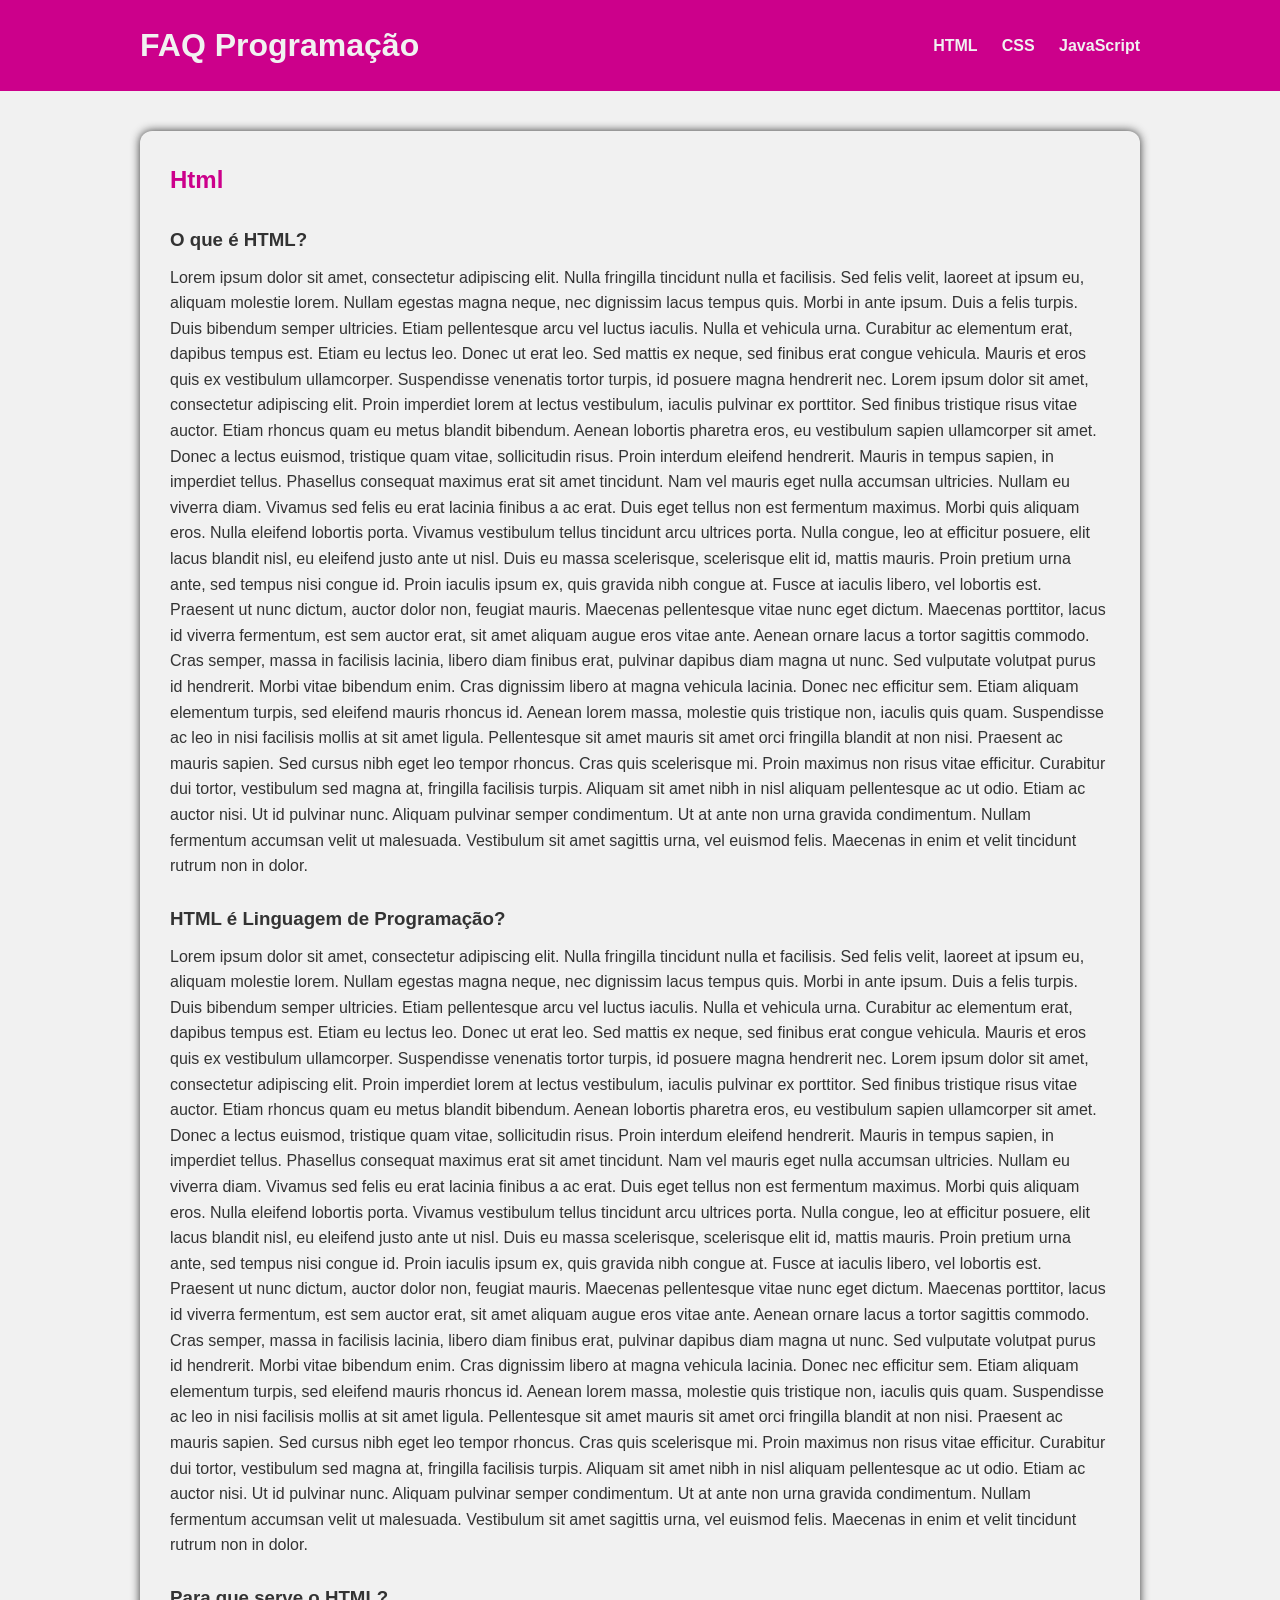
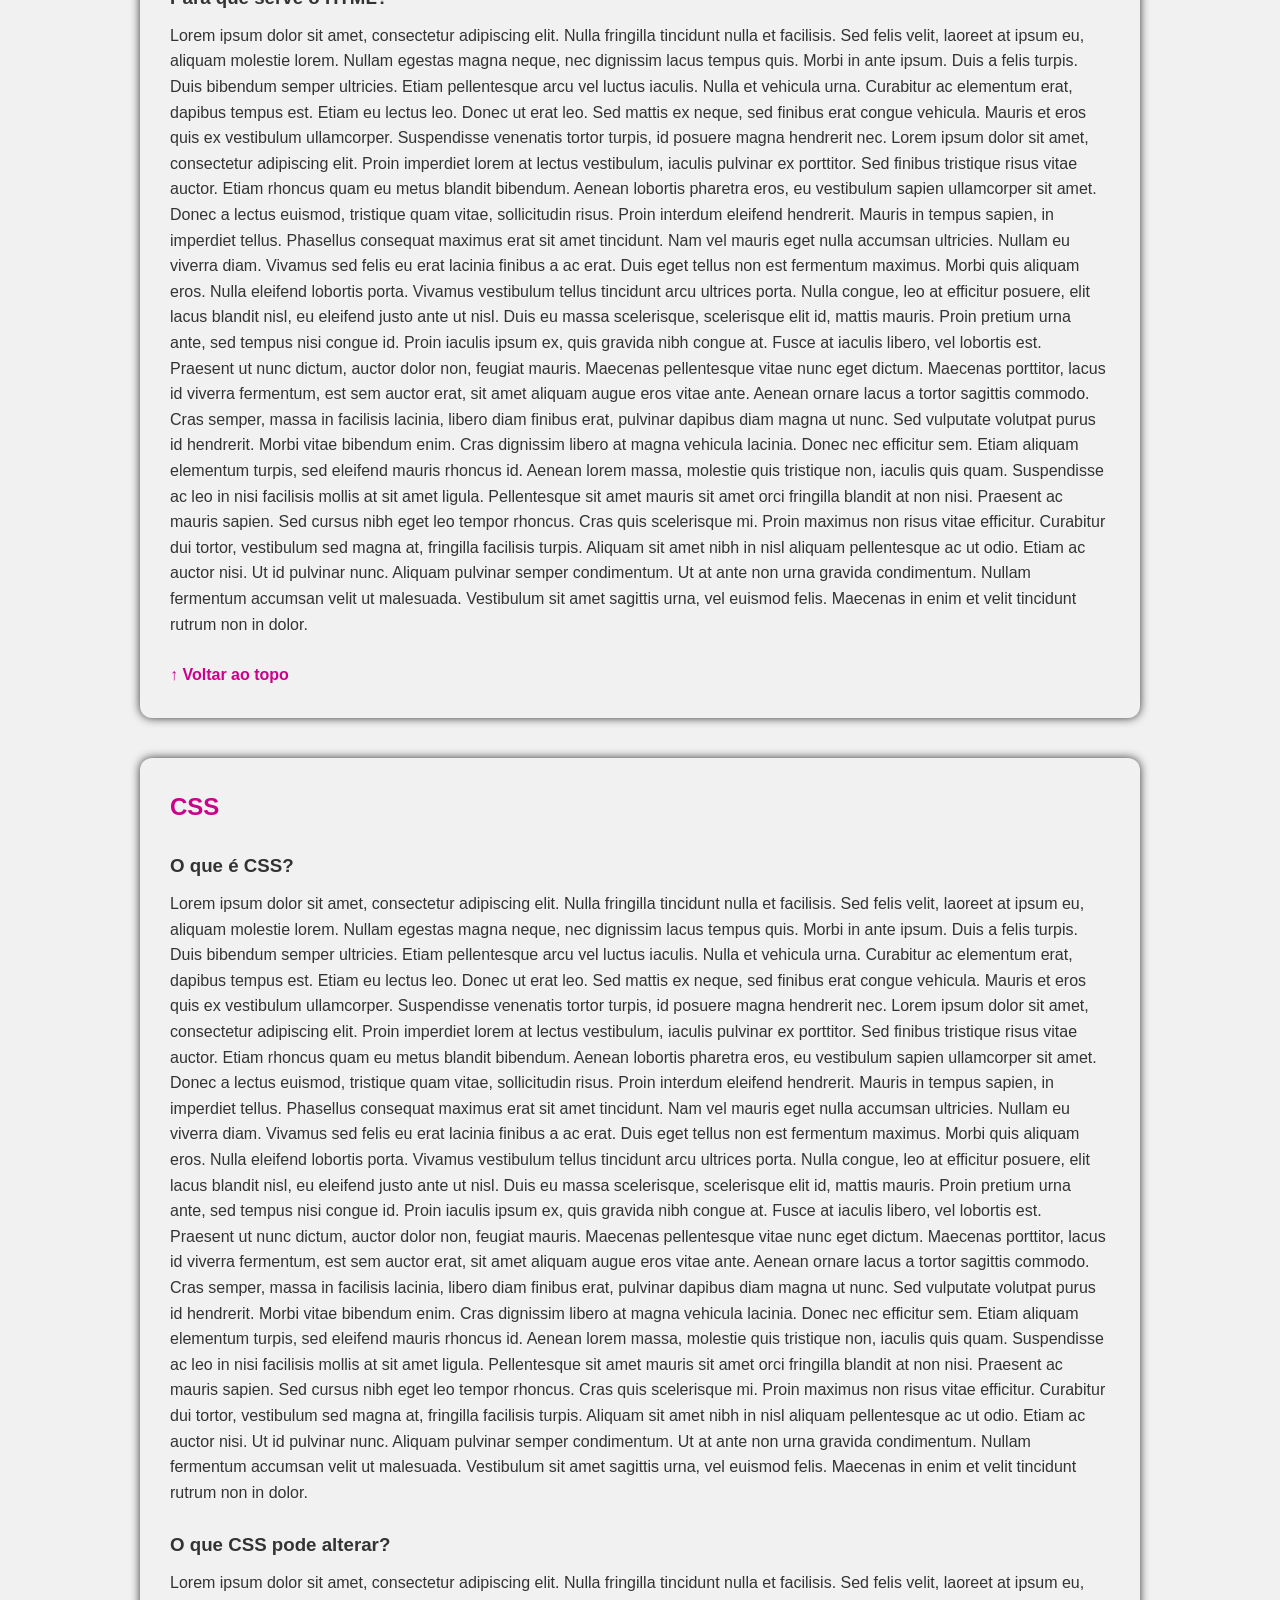
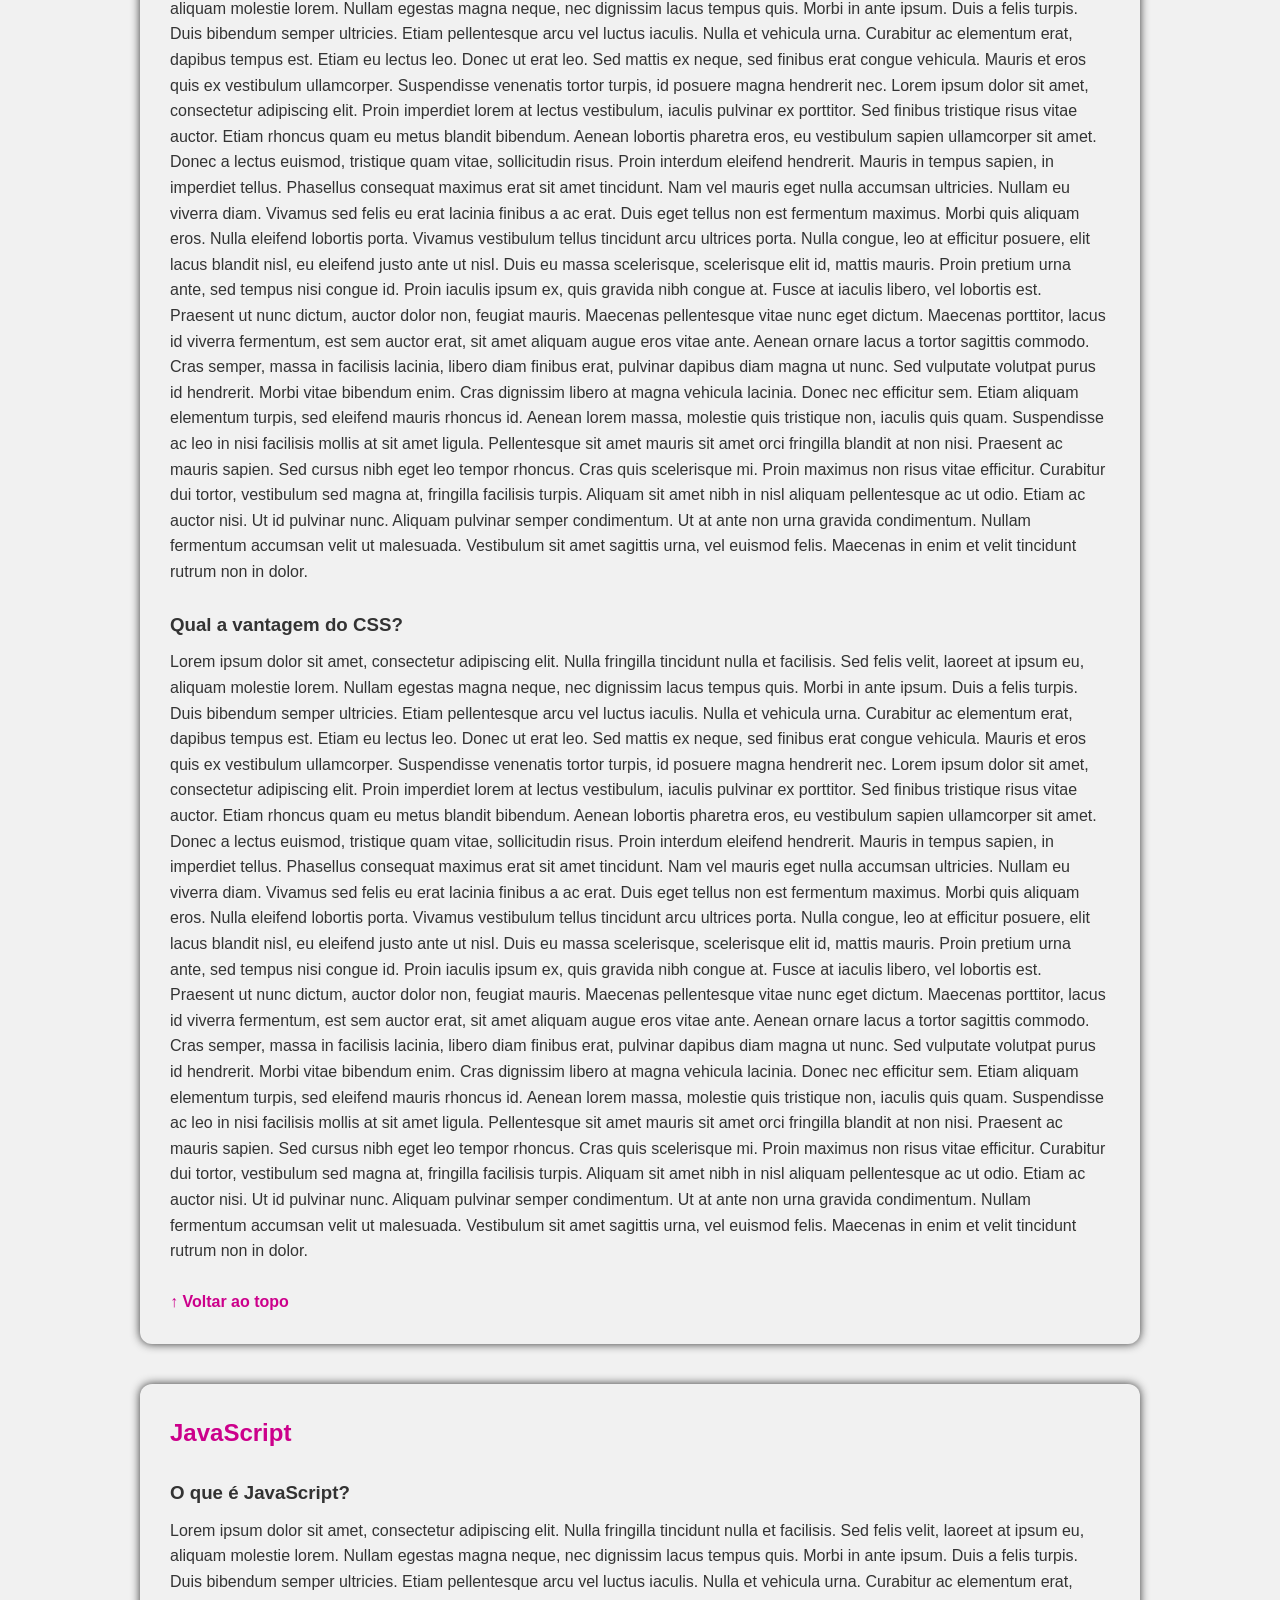
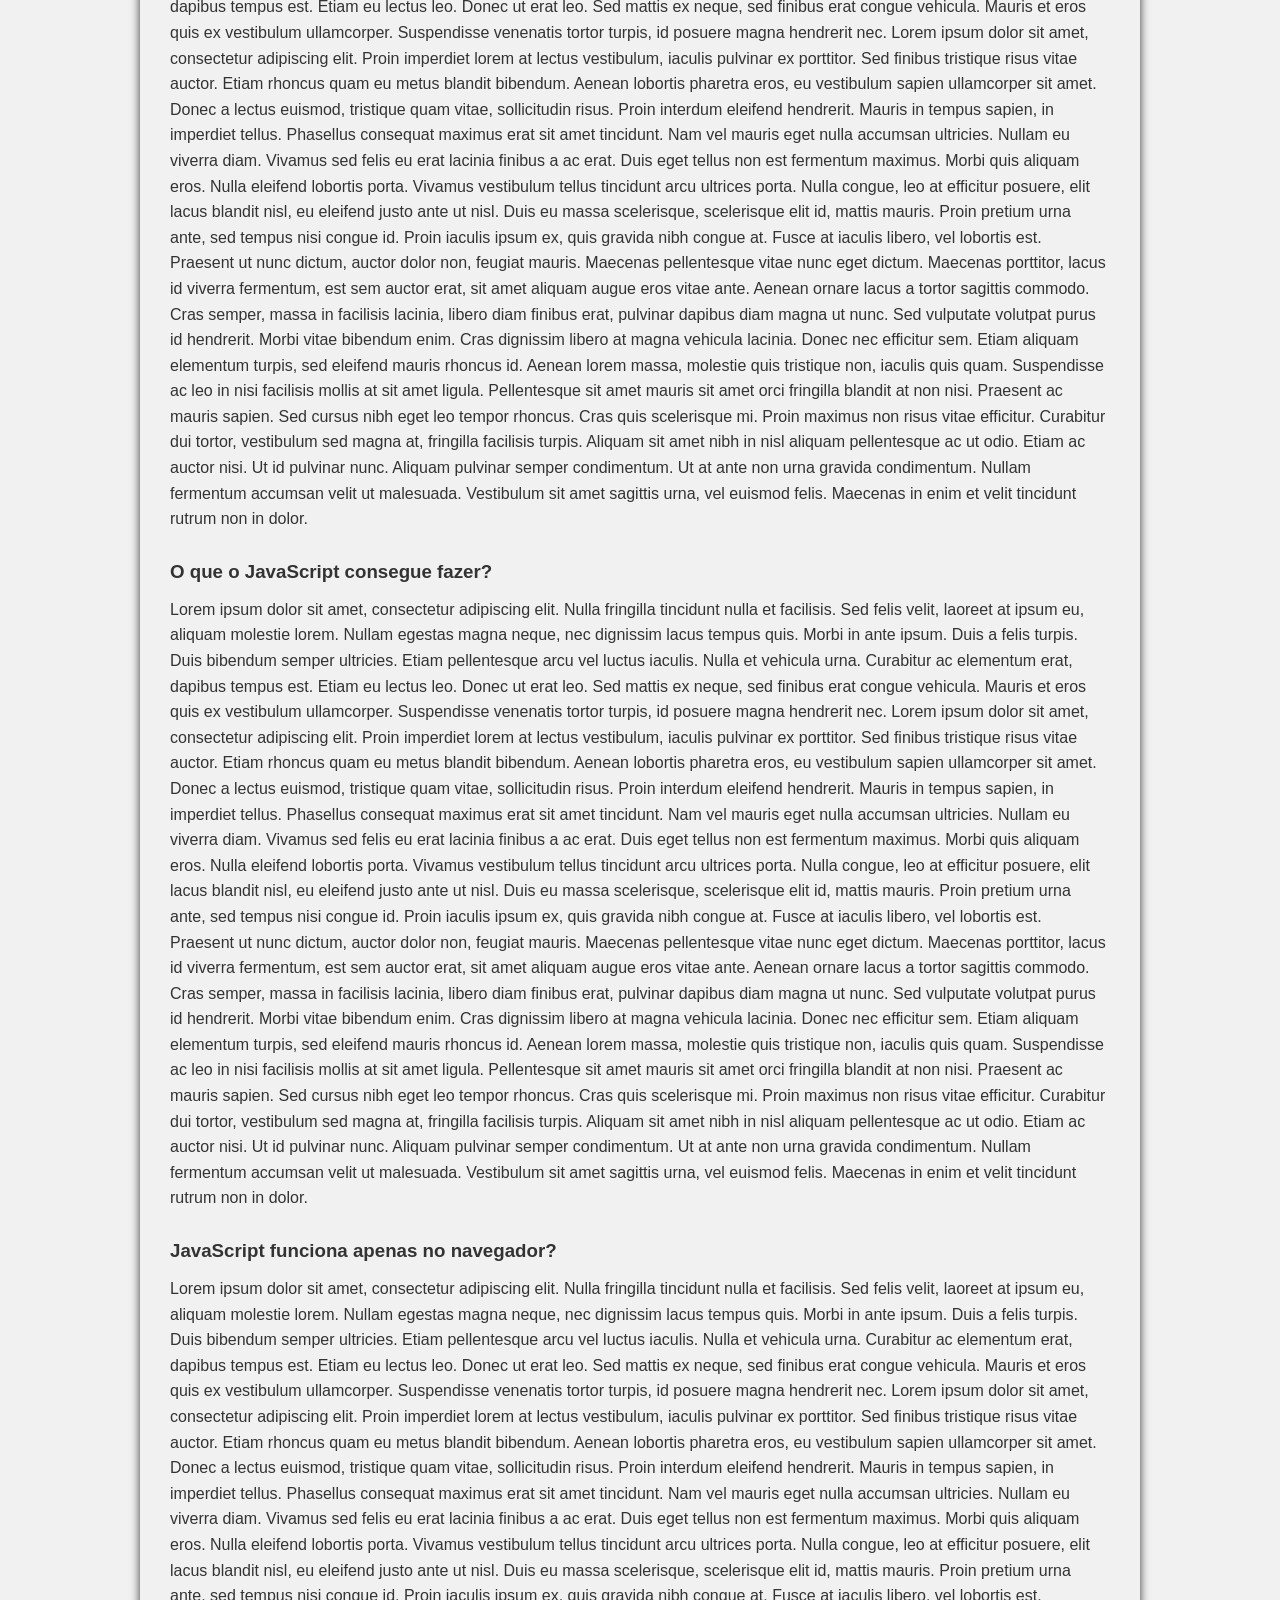
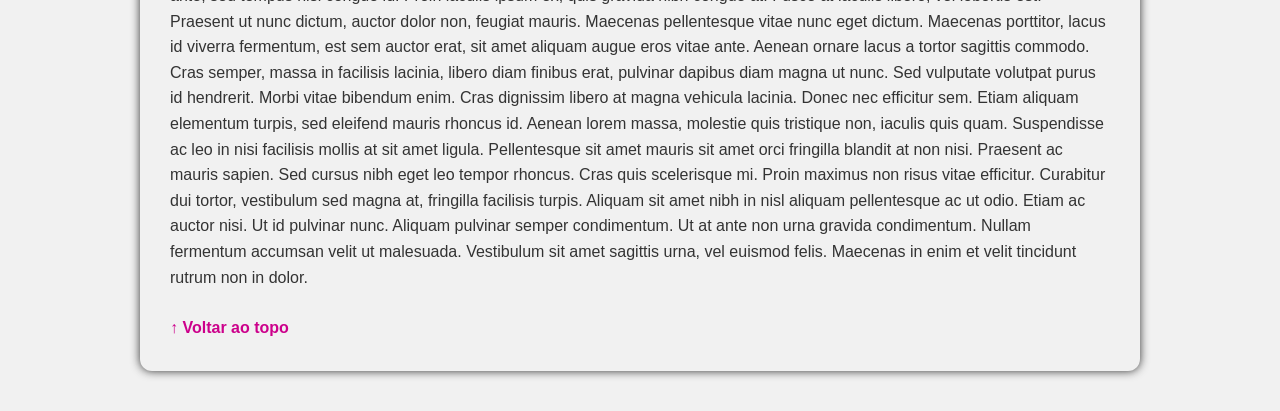
<file: PW 1/FAQ/index.html>
<!DOCTYPE html>
<html lang="pt-br">
<head>
    <meta charset="UTF-8">
    <meta name="viewport" content="width=device-width, initial-scale=1.0">
    <link rel="stylesheet" href="CSS/estilo.css">
    <title>FAQ - Linguagens de Programação</title>
</head>
<body>
    <a id="topo"></a>
    <header id="topo">
        <div class="container-menu">
            <h1>FAQ Programação</h1>
            <nav>
                <a href="#html"> HTML </a>
                <a href="#CSS"> CSS </a>
                <a href="#javascript"> JavaScript </a>
            </nav>
        </div>
    </header>
    <main>
        <section id="html" class="card">
            <h2> Html </h2>
            <div class="faq">
                <h3> O que é HTML? </h3>
                <p> Lorem ipsum dolor sit amet, consectetur adipiscing elit. Nulla fringilla tincidunt nulla et facilisis. Sed felis velit, laoreet at ipsum eu, aliquam molestie lorem. Nullam egestas magna neque, nec dignissim lacus tempus quis. Morbi in ante ipsum. Duis a felis turpis. Duis bibendum semper ultricies. Etiam pellentesque arcu vel luctus iaculis. Nulla et vehicula urna. Curabitur ac elementum erat, dapibus tempus est. Etiam eu lectus leo. Donec ut erat leo. Sed mattis ex neque, sed finibus erat congue vehicula.

                Mauris et eros quis ex vestibulum ullamcorper. Suspendisse venenatis tortor turpis, id posuere magna hendrerit nec. Lorem ipsum dolor sit amet, consectetur adipiscing elit. Proin imperdiet lorem at lectus vestibulum, iaculis pulvinar ex porttitor. Sed finibus tristique risus vitae auctor. Etiam rhoncus quam eu metus blandit bibendum. Aenean lobortis pharetra eros, eu vestibulum sapien ullamcorper sit amet. Donec a lectus euismod, tristique quam vitae, sollicitudin risus. Proin interdum eleifend hendrerit. Mauris in tempus sapien, in imperdiet tellus. Phasellus consequat maximus erat sit amet tincidunt. Nam vel mauris eget nulla accumsan ultricies.

                Nullam eu viverra diam. Vivamus sed felis eu erat lacinia finibus a ac erat. Duis eget tellus non est fermentum maximus. Morbi quis aliquam eros. Nulla eleifend lobortis porta. Vivamus vestibulum tellus tincidunt arcu ultrices porta. Nulla congue, leo at efficitur posuere, elit lacus blandit nisl, eu eleifend justo ante ut nisl. Duis eu massa scelerisque, scelerisque elit id, mattis mauris. Proin pretium urna ante, sed tempus nisi congue id. Proin iaculis ipsum ex, quis gravida nibh congue at.

                Fusce at iaculis libero, vel lobortis est. Praesent ut nunc dictum, auctor dolor non, feugiat mauris. Maecenas pellentesque vitae nunc eget dictum. Maecenas porttitor, lacus id viverra fermentum, est sem auctor erat, sit amet aliquam augue eros vitae ante. Aenean ornare lacus a tortor sagittis commodo. Cras semper, massa in facilisis lacinia, libero diam finibus erat, pulvinar dapibus diam magna ut nunc. Sed vulputate volutpat purus id hendrerit. Morbi vitae bibendum enim. Cras dignissim libero at magna vehicula lacinia. Donec nec efficitur sem. Etiam aliquam elementum turpis, sed eleifend mauris rhoncus id. Aenean lorem massa, molestie quis tristique non, iaculis quis quam. Suspendisse ac leo in nisi facilisis mollis at sit amet ligula. Pellentesque sit amet mauris sit amet orci fringilla blandit at non nisi. Praesent ac mauris sapien. Sed cursus nibh eget leo tempor rhoncus.

                Cras quis scelerisque mi. Proin maximus non risus vitae efficitur. Curabitur dui tortor, vestibulum sed magna at, fringilla facilisis turpis. Aliquam sit amet nibh in nisl aliquam pellentesque ac ut odio. Etiam ac auctor nisi. Ut id pulvinar nunc. Aliquam pulvinar semper condimentum. Ut at ante non urna gravida condimentum. Nullam fermentum accumsan velit ut malesuada. Vestibulum sit amet sagittis urna, vel euismod felis. Maecenas in enim et velit tincidunt rutrum non in dolor.</p>
            </div>
            <div class="faq">
                <h3>HTML é Linguagem de Programação?</h3>
                <p> Lorem ipsum dolor sit amet, consectetur adipiscing elit. Nulla fringilla tincidunt nulla et facilisis. Sed felis velit, laoreet at ipsum eu, aliquam molestie lorem. Nullam egestas magna neque, nec dignissim lacus tempus quis. Morbi in ante ipsum. Duis a felis turpis. Duis bibendum semper ultricies. Etiam pellentesque arcu vel luctus iaculis. Nulla et vehicula urna. Curabitur ac elementum erat, dapibus tempus est. Etiam eu lectus leo. Donec ut erat leo. Sed mattis ex neque, sed finibus erat congue vehicula.

                Mauris et eros quis ex vestibulum ullamcorper. Suspendisse venenatis tortor turpis, id posuere magna hendrerit nec. Lorem ipsum dolor sit amet, consectetur adipiscing elit. Proin imperdiet lorem at lectus vestibulum, iaculis pulvinar ex porttitor. Sed finibus tristique risus vitae auctor. Etiam rhoncus quam eu metus blandit bibendum. Aenean lobortis pharetra eros, eu vestibulum sapien ullamcorper sit amet. Donec a lectus euismod, tristique quam vitae, sollicitudin risus. Proin interdum eleifend hendrerit. Mauris in tempus sapien, in imperdiet tellus. Phasellus consequat maximus erat sit amet tincidunt. Nam vel mauris eget nulla accumsan ultricies.

                Nullam eu viverra diam. Vivamus sed felis eu erat lacinia finibus a ac erat. Duis eget tellus non est fermentum maximus. Morbi quis aliquam eros. Nulla eleifend lobortis porta. Vivamus vestibulum tellus tincidunt arcu ultrices porta. Nulla congue, leo at efficitur posuere, elit lacus blandit nisl, eu eleifend justo ante ut nisl. Duis eu massa scelerisque, scelerisque elit id, mattis mauris. Proin pretium urna ante, sed tempus nisi congue id. Proin iaculis ipsum ex, quis gravida nibh congue at.

                Fusce at iaculis libero, vel lobortis est. Praesent ut nunc dictum, auctor dolor non, feugiat mauris. Maecenas pellentesque vitae nunc eget dictum. Maecenas porttitor, lacus id viverra fermentum, est sem auctor erat, sit amet aliquam augue eros vitae ante. Aenean ornare lacus a tortor sagittis commodo. Cras semper, massa in facilisis lacinia, libero diam finibus erat, pulvinar dapibus diam magna ut nunc. Sed vulputate volutpat purus id hendrerit. Morbi vitae bibendum enim. Cras dignissim libero at magna vehicula lacinia. Donec nec efficitur sem. Etiam aliquam elementum turpis, sed eleifend mauris rhoncus id. Aenean lorem massa, molestie quis tristique non, iaculis quis quam. Suspendisse ac leo in nisi facilisis mollis at sit amet ligula. Pellentesque sit amet mauris sit amet orci fringilla blandit at non nisi. Praesent ac mauris sapien. Sed cursus nibh eget leo tempor rhoncus.

                Cras quis scelerisque mi. Proin maximus non risus vitae efficitur. Curabitur dui tortor, vestibulum sed magna at, fringilla facilisis turpis. Aliquam sit amet nibh in nisl aliquam pellentesque ac ut odio. Etiam ac auctor nisi. Ut id pulvinar nunc. Aliquam pulvinar semper condimentum. Ut at ante non urna gravida condimentum. Nullam fermentum accumsan velit ut malesuada. Vestibulum sit amet sagittis urna, vel euismod felis. Maecenas in enim et velit tincidunt rutrum non in dolor.</p>
            </div>
            <div class="faq">
                <h3>Para que serve o HTML?</h3>
                <p> Lorem ipsum dolor sit amet, consectetur adipiscing elit. Nulla fringilla tincidunt nulla et facilisis. Sed felis velit, laoreet at ipsum eu, aliquam molestie lorem. Nullam egestas magna neque, nec dignissim lacus tempus quis. Morbi in ante ipsum. Duis a felis turpis. Duis bibendum semper ultricies. Etiam pellentesque arcu vel luctus iaculis. Nulla et vehicula urna. Curabitur ac elementum erat, dapibus tempus est. Etiam eu lectus leo. Donec ut erat leo. Sed mattis ex neque, sed finibus erat congue vehicula.

                Mauris et eros quis ex vestibulum ullamcorper. Suspendisse venenatis tortor turpis, id posuere magna hendrerit nec. Lorem ipsum dolor sit amet, consectetur adipiscing elit. Proin imperdiet lorem at lectus vestibulum, iaculis pulvinar ex porttitor. Sed finibus tristique risus vitae auctor. Etiam rhoncus quam eu metus blandit bibendum. Aenean lobortis pharetra eros, eu vestibulum sapien ullamcorper sit amet. Donec a lectus euismod, tristique quam vitae, sollicitudin risus. Proin interdum eleifend hendrerit. Mauris in tempus sapien, in imperdiet tellus. Phasellus consequat maximus erat sit amet tincidunt. Nam vel mauris eget nulla accumsan ultricies.

                Nullam eu viverra diam. Vivamus sed felis eu erat lacinia finibus a ac erat. Duis eget tellus non est fermentum maximus. Morbi quis aliquam eros. Nulla eleifend lobortis porta. Vivamus vestibulum tellus tincidunt arcu ultrices porta. Nulla congue, leo at efficitur posuere, elit lacus blandit nisl, eu eleifend justo ante ut nisl. Duis eu massa scelerisque, scelerisque elit id, mattis mauris. Proin pretium urna ante, sed tempus nisi congue id. Proin iaculis ipsum ex, quis gravida nibh congue at.

                Fusce at iaculis libero, vel lobortis est. Praesent ut nunc dictum, auctor dolor non, feugiat mauris. Maecenas pellentesque vitae nunc eget dictum. Maecenas porttitor, lacus id viverra fermentum, est sem auctor erat, sit amet aliquam augue eros vitae ante. Aenean ornare lacus a tortor sagittis commodo. Cras semper, massa in facilisis lacinia, libero diam finibus erat, pulvinar dapibus diam magna ut nunc. Sed vulputate volutpat purus id hendrerit. Morbi vitae bibendum enim. Cras dignissim libero at magna vehicula lacinia. Donec nec efficitur sem. Etiam aliquam elementum turpis, sed eleifend mauris rhoncus id. Aenean lorem massa, molestie quis tristique non, iaculis quis quam. Suspendisse ac leo in nisi facilisis mollis at sit amet ligula. Pellentesque sit amet mauris sit amet orci fringilla blandit at non nisi. Praesent ac mauris sapien. Sed cursus nibh eget leo tempor rhoncus.

                Cras quis scelerisque mi. Proin maximus non risus vitae efficitur. Curabitur dui tortor, vestibulum sed magna at, fringilla facilisis turpis. Aliquam sit amet nibh in nisl aliquam pellentesque ac ut odio. Etiam ac auctor nisi. Ut id pulvinar nunc. Aliquam pulvinar semper condimentum. Ut at ante non urna gravida condimentum. Nullam fermentum accumsan velit ut malesuada. Vestibulum sit amet sagittis urna, vel euismod felis. Maecenas in enim et velit tincidunt rutrum non in dolor.</p>
            </div>
            <a href="#topo" class="voltar"> ↑ Voltar ao topo </a>
        </section>
         <section id="CSS" class="card">
            <h2> CSS </h2>
            <div class="faq">
                <h3> O que é CSS? </h3>
                <p> Lorem ipsum dolor sit amet, consectetur adipiscing elit. Nulla fringilla tincidunt nulla et facilisis. Sed felis velit, laoreet at ipsum eu, aliquam molestie lorem. Nullam egestas magna neque, nec dignissim lacus tempus quis. Morbi in ante ipsum. Duis a felis turpis. Duis bibendum semper ultricies. Etiam pellentesque arcu vel luctus iaculis. Nulla et vehicula urna. Curabitur ac elementum erat, dapibus tempus est. Etiam eu lectus leo. Donec ut erat leo. Sed mattis ex neque, sed finibus erat congue vehicula.

                Mauris et eros quis ex vestibulum ullamcorper. Suspendisse venenatis tortor turpis, id posuere magna hendrerit nec. Lorem ipsum dolor sit amet, consectetur adipiscing elit. Proin imperdiet lorem at lectus vestibulum, iaculis pulvinar ex porttitor. Sed finibus tristique risus vitae auctor. Etiam rhoncus quam eu metus blandit bibendum. Aenean lobortis pharetra eros, eu vestibulum sapien ullamcorper sit amet. Donec a lectus euismod, tristique quam vitae, sollicitudin risus. Proin interdum eleifend hendrerit. Mauris in tempus sapien, in imperdiet tellus. Phasellus consequat maximus erat sit amet tincidunt. Nam vel mauris eget nulla accumsan ultricies.

                Nullam eu viverra diam. Vivamus sed felis eu erat lacinia finibus a ac erat. Duis eget tellus non est fermentum maximus. Morbi quis aliquam eros. Nulla eleifend lobortis porta. Vivamus vestibulum tellus tincidunt arcu ultrices porta. Nulla congue, leo at efficitur posuere, elit lacus blandit nisl, eu eleifend justo ante ut nisl. Duis eu massa scelerisque, scelerisque elit id, mattis mauris. Proin pretium urna ante, sed tempus nisi congue id. Proin iaculis ipsum ex, quis gravida nibh congue at.

                Fusce at iaculis libero, vel lobortis est. Praesent ut nunc dictum, auctor dolor non, feugiat mauris. Maecenas pellentesque vitae nunc eget dictum. Maecenas porttitor, lacus id viverra fermentum, est sem auctor erat, sit amet aliquam augue eros vitae ante. Aenean ornare lacus a tortor sagittis commodo. Cras semper, massa in facilisis lacinia, libero diam finibus erat, pulvinar dapibus diam magna ut nunc. Sed vulputate volutpat purus id hendrerit. Morbi vitae bibendum enim. Cras dignissim libero at magna vehicula lacinia. Donec nec efficitur sem. Etiam aliquam elementum turpis, sed eleifend mauris rhoncus id. Aenean lorem massa, molestie quis tristique non, iaculis quis quam. Suspendisse ac leo in nisi facilisis mollis at sit amet ligula. Pellentesque sit amet mauris sit amet orci fringilla blandit at non nisi. Praesent ac mauris sapien. Sed cursus nibh eget leo tempor rhoncus.

                Cras quis scelerisque mi. Proin maximus non risus vitae efficitur. Curabitur dui tortor, vestibulum sed magna at, fringilla facilisis turpis. Aliquam sit amet nibh in nisl aliquam pellentesque ac ut odio. Etiam ac auctor nisi. Ut id pulvinar nunc. Aliquam pulvinar semper condimentum. Ut at ante non urna gravida condimentum. Nullam fermentum accumsan velit ut malesuada. Vestibulum sit amet sagittis urna, vel euismod felis. Maecenas in enim et velit tincidunt rutrum non in dolor.</p>
            </div>
            <div class="faq">
                <h3>O que CSS pode alterar?</h3>
                <p> Lorem ipsum dolor sit amet, consectetur adipiscing elit. Nulla fringilla tincidunt nulla et facilisis. Sed felis velit, laoreet at ipsum eu, aliquam molestie lorem. Nullam egestas magna neque, nec dignissim lacus tempus quis. Morbi in ante ipsum. Duis a felis turpis. Duis bibendum semper ultricies. Etiam pellentesque arcu vel luctus iaculis. Nulla et vehicula urna. Curabitur ac elementum erat, dapibus tempus est. Etiam eu lectus leo. Donec ut erat leo. Sed mattis ex neque, sed finibus erat congue vehicula.

                Mauris et eros quis ex vestibulum ullamcorper. Suspendisse venenatis tortor turpis, id posuere magna hendrerit nec. Lorem ipsum dolor sit amet, consectetur adipiscing elit. Proin imperdiet lorem at lectus vestibulum, iaculis pulvinar ex porttitor. Sed finibus tristique risus vitae auctor. Etiam rhoncus quam eu metus blandit bibendum. Aenean lobortis pharetra eros, eu vestibulum sapien ullamcorper sit amet. Donec a lectus euismod, tristique quam vitae, sollicitudin risus. Proin interdum eleifend hendrerit. Mauris in tempus sapien, in imperdiet tellus. Phasellus consequat maximus erat sit amet tincidunt. Nam vel mauris eget nulla accumsan ultricies.

                Nullam eu viverra diam. Vivamus sed felis eu erat lacinia finibus a ac erat. Duis eget tellus non est fermentum maximus. Morbi quis aliquam eros. Nulla eleifend lobortis porta. Vivamus vestibulum tellus tincidunt arcu ultrices porta. Nulla congue, leo at efficitur posuere, elit lacus blandit nisl, eu eleifend justo ante ut nisl. Duis eu massa scelerisque, scelerisque elit id, mattis mauris. Proin pretium urna ante, sed tempus nisi congue id. Proin iaculis ipsum ex, quis gravida nibh congue at.

                Fusce at iaculis libero, vel lobortis est. Praesent ut nunc dictum, auctor dolor non, feugiat mauris. Maecenas pellentesque vitae nunc eget dictum. Maecenas porttitor, lacus id viverra fermentum, est sem auctor erat, sit amet aliquam augue eros vitae ante. Aenean ornare lacus a tortor sagittis commodo. Cras semper, massa in facilisis lacinia, libero diam finibus erat, pulvinar dapibus diam magna ut nunc. Sed vulputate volutpat purus id hendrerit. Morbi vitae bibendum enim. Cras dignissim libero at magna vehicula lacinia. Donec nec efficitur sem. Etiam aliquam elementum turpis, sed eleifend mauris rhoncus id. Aenean lorem massa, molestie quis tristique non, iaculis quis quam. Suspendisse ac leo in nisi facilisis mollis at sit amet ligula. Pellentesque sit amet mauris sit amet orci fringilla blandit at non nisi. Praesent ac mauris sapien. Sed cursus nibh eget leo tempor rhoncus.

                Cras quis scelerisque mi. Proin maximus non risus vitae efficitur. Curabitur dui tortor, vestibulum sed magna at, fringilla facilisis turpis. Aliquam sit amet nibh in nisl aliquam pellentesque ac ut odio. Etiam ac auctor nisi. Ut id pulvinar nunc. Aliquam pulvinar semper condimentum. Ut at ante non urna gravida condimentum. Nullam fermentum accumsan velit ut malesuada. Vestibulum sit amet sagittis urna, vel euismod felis. Maecenas in enim et velit tincidunt rutrum non in dolor.</p>
            </div>
            <div class="faq">
                <h3>Qual a vantagem do CSS?</h3>
                <p> Lorem ipsum dolor sit amet, consectetur adipiscing elit. Nulla fringilla tincidunt nulla et facilisis. Sed felis velit, laoreet at ipsum eu, aliquam molestie lorem. Nullam egestas magna neque, nec dignissim lacus tempus quis. Morbi in ante ipsum. Duis a felis turpis. Duis bibendum semper ultricies. Etiam pellentesque arcu vel luctus iaculis. Nulla et vehicula urna. Curabitur ac elementum erat, dapibus tempus est. Etiam eu lectus leo. Donec ut erat leo. Sed mattis ex neque, sed finibus erat congue vehicula.

                Mauris et eros quis ex vestibulum ullamcorper. Suspendisse venenatis tortor turpis, id posuere magna hendrerit nec. Lorem ipsum dolor sit amet, consectetur adipiscing elit. Proin imperdiet lorem at lectus vestibulum, iaculis pulvinar ex porttitor. Sed finibus tristique risus vitae auctor. Etiam rhoncus quam eu metus blandit bibendum. Aenean lobortis pharetra eros, eu vestibulum sapien ullamcorper sit amet. Donec a lectus euismod, tristique quam vitae, sollicitudin risus. Proin interdum eleifend hendrerit. Mauris in tempus sapien, in imperdiet tellus. Phasellus consequat maximus erat sit amet tincidunt. Nam vel mauris eget nulla accumsan ultricies.

                Nullam eu viverra diam. Vivamus sed felis eu erat lacinia finibus a ac erat. Duis eget tellus non est fermentum maximus. Morbi quis aliquam eros. Nulla eleifend lobortis porta. Vivamus vestibulum tellus tincidunt arcu ultrices porta. Nulla congue, leo at efficitur posuere, elit lacus blandit nisl, eu eleifend justo ante ut nisl. Duis eu massa scelerisque, scelerisque elit id, mattis mauris. Proin pretium urna ante, sed tempus nisi congue id. Proin iaculis ipsum ex, quis gravida nibh congue at.

                Fusce at iaculis libero, vel lobortis est. Praesent ut nunc dictum, auctor dolor non, feugiat mauris. Maecenas pellentesque vitae nunc eget dictum. Maecenas porttitor, lacus id viverra fermentum, est sem auctor erat, sit amet aliquam augue eros vitae ante. Aenean ornare lacus a tortor sagittis commodo. Cras semper, massa in facilisis lacinia, libero diam finibus erat, pulvinar dapibus diam magna ut nunc. Sed vulputate volutpat purus id hendrerit. Morbi vitae bibendum enim. Cras dignissim libero at magna vehicula lacinia. Donec nec efficitur sem. Etiam aliquam elementum turpis, sed eleifend mauris rhoncus id. Aenean lorem massa, molestie quis tristique non, iaculis quis quam. Suspendisse ac leo in nisi facilisis mollis at sit amet ligula. Pellentesque sit amet mauris sit amet orci fringilla blandit at non nisi. Praesent ac mauris sapien. Sed cursus nibh eget leo tempor rhoncus.

                Cras quis scelerisque mi. Proin maximus non risus vitae efficitur. Curabitur dui tortor, vestibulum sed magna at, fringilla facilisis turpis. Aliquam sit amet nibh in nisl aliquam pellentesque ac ut odio. Etiam ac auctor nisi. Ut id pulvinar nunc. Aliquam pulvinar semper condimentum. Ut at ante non urna gravida condimentum. Nullam fermentum accumsan velit ut malesuada. Vestibulum sit amet sagittis urna, vel euismod felis. Maecenas in enim et velit tincidunt rutrum non in dolor.</p>
            </div>
            <a href="#topo" class="voltar"> ↑ Voltar ao topo </a>
        </section>
         <section id="javascript" class="card">
            <h2> JavaScript </h2>
            <div class="faq">
                <h3> O que é JavaScript? </h3>
                <p> Lorem ipsum dolor sit amet, consectetur adipiscing elit. Nulla fringilla tincidunt nulla et facilisis. Sed felis velit, laoreet at ipsum eu, aliquam molestie lorem. Nullam egestas magna neque, nec dignissim lacus tempus quis. Morbi in ante ipsum. Duis a felis turpis. Duis bibendum semper ultricies. Etiam pellentesque arcu vel luctus iaculis. Nulla et vehicula urna. Curabitur ac elementum erat, dapibus tempus est. Etiam eu lectus leo. Donec ut erat leo. Sed mattis ex neque, sed finibus erat congue vehicula.

                Mauris et eros quis ex vestibulum ullamcorper. Suspendisse venenatis tortor turpis, id posuere magna hendrerit nec. Lorem ipsum dolor sit amet, consectetur adipiscing elit. Proin imperdiet lorem at lectus vestibulum, iaculis pulvinar ex porttitor. Sed finibus tristique risus vitae auctor. Etiam rhoncus quam eu metus blandit bibendum. Aenean lobortis pharetra eros, eu vestibulum sapien ullamcorper sit amet. Donec a lectus euismod, tristique quam vitae, sollicitudin risus. Proin interdum eleifend hendrerit. Mauris in tempus sapien, in imperdiet tellus. Phasellus consequat maximus erat sit amet tincidunt. Nam vel mauris eget nulla accumsan ultricies.

                Nullam eu viverra diam. Vivamus sed felis eu erat lacinia finibus a ac erat. Duis eget tellus non est fermentum maximus. Morbi quis aliquam eros. Nulla eleifend lobortis porta. Vivamus vestibulum tellus tincidunt arcu ultrices porta. Nulla congue, leo at efficitur posuere, elit lacus blandit nisl, eu eleifend justo ante ut nisl. Duis eu massa scelerisque, scelerisque elit id, mattis mauris. Proin pretium urna ante, sed tempus nisi congue id. Proin iaculis ipsum ex, quis gravida nibh congue at.

                Fusce at iaculis libero, vel lobortis est. Praesent ut nunc dictum, auctor dolor non, feugiat mauris. Maecenas pellentesque vitae nunc eget dictum. Maecenas porttitor, lacus id viverra fermentum, est sem auctor erat, sit amet aliquam augue eros vitae ante. Aenean ornare lacus a tortor sagittis commodo. Cras semper, massa in facilisis lacinia, libero diam finibus erat, pulvinar dapibus diam magna ut nunc. Sed vulputate volutpat purus id hendrerit. Morbi vitae bibendum enim. Cras dignissim libero at magna vehicula lacinia. Donec nec efficitur sem. Etiam aliquam elementum turpis, sed eleifend mauris rhoncus id. Aenean lorem massa, molestie quis tristique non, iaculis quis quam. Suspendisse ac leo in nisi facilisis mollis at sit amet ligula. Pellentesque sit amet mauris sit amet orci fringilla blandit at non nisi. Praesent ac mauris sapien. Sed cursus nibh eget leo tempor rhoncus.

                Cras quis scelerisque mi. Proin maximus non risus vitae efficitur. Curabitur dui tortor, vestibulum sed magna at, fringilla facilisis turpis. Aliquam sit amet nibh in nisl aliquam pellentesque ac ut odio. Etiam ac auctor nisi. Ut id pulvinar nunc. Aliquam pulvinar semper condimentum. Ut at ante non urna gravida condimentum. Nullam fermentum accumsan velit ut malesuada. Vestibulum sit amet sagittis urna, vel euismod felis. Maecenas in enim et velit tincidunt rutrum non in dolor.</p>
            </div>
            <div class="faq">
                <h3>O que o JavaScript consegue fazer? </h3>
                <p> Lorem ipsum dolor sit amet, consectetur adipiscing elit. Nulla fringilla tincidunt nulla et facilisis. Sed felis velit, laoreet at ipsum eu, aliquam molestie lorem. Nullam egestas magna neque, nec dignissim lacus tempus quis. Morbi in ante ipsum. Duis a felis turpis. Duis bibendum semper ultricies. Etiam pellentesque arcu vel luctus iaculis. Nulla et vehicula urna. Curabitur ac elementum erat, dapibus tempus est. Etiam eu lectus leo. Donec ut erat leo. Sed mattis ex neque, sed finibus erat congue vehicula.

                Mauris et eros quis ex vestibulum ullamcorper. Suspendisse venenatis tortor turpis, id posuere magna hendrerit nec. Lorem ipsum dolor sit amet, consectetur adipiscing elit. Proin imperdiet lorem at lectus vestibulum, iaculis pulvinar ex porttitor. Sed finibus tristique risus vitae auctor. Etiam rhoncus quam eu metus blandit bibendum. Aenean lobortis pharetra eros, eu vestibulum sapien ullamcorper sit amet. Donec a lectus euismod, tristique quam vitae, sollicitudin risus. Proin interdum eleifend hendrerit. Mauris in tempus sapien, in imperdiet tellus. Phasellus consequat maximus erat sit amet tincidunt. Nam vel mauris eget nulla accumsan ultricies.

                Nullam eu viverra diam. Vivamus sed felis eu erat lacinia finibus a ac erat. Duis eget tellus non est fermentum maximus. Morbi quis aliquam eros. Nulla eleifend lobortis porta. Vivamus vestibulum tellus tincidunt arcu ultrices porta. Nulla congue, leo at efficitur posuere, elit lacus blandit nisl, eu eleifend justo ante ut nisl. Duis eu massa scelerisque, scelerisque elit id, mattis mauris. Proin pretium urna ante, sed tempus nisi congue id. Proin iaculis ipsum ex, quis gravida nibh congue at.

                Fusce at iaculis libero, vel lobortis est. Praesent ut nunc dictum, auctor dolor non, feugiat mauris. Maecenas pellentesque vitae nunc eget dictum. Maecenas porttitor, lacus id viverra fermentum, est sem auctor erat, sit amet aliquam augue eros vitae ante. Aenean ornare lacus a tortor sagittis commodo. Cras semper, massa in facilisis lacinia, libero diam finibus erat, pulvinar dapibus diam magna ut nunc. Sed vulputate volutpat purus id hendrerit. Morbi vitae bibendum enim. Cras dignissim libero at magna vehicula lacinia. Donec nec efficitur sem. Etiam aliquam elementum turpis, sed eleifend mauris rhoncus id. Aenean lorem massa, molestie quis tristique non, iaculis quis quam. Suspendisse ac leo in nisi facilisis mollis at sit amet ligula. Pellentesque sit amet mauris sit amet orci fringilla blandit at non nisi. Praesent ac mauris sapien. Sed cursus nibh eget leo tempor rhoncus.

                Cras quis scelerisque mi. Proin maximus non risus vitae efficitur. Curabitur dui tortor, vestibulum sed magna at, fringilla facilisis turpis. Aliquam sit amet nibh in nisl aliquam pellentesque ac ut odio. Etiam ac auctor nisi. Ut id pulvinar nunc. Aliquam pulvinar semper condimentum. Ut at ante non urna gravida condimentum. Nullam fermentum accumsan velit ut malesuada. Vestibulum sit amet sagittis urna, vel euismod felis. Maecenas in enim et velit tincidunt rutrum non in dolor.</p>
            </div>
            <div class="faq">
                <h3>JavaScript funciona apenas no navegador?</h3>
                <p> Lorem ipsum dolor sit amet, consectetur adipiscing elit. Nulla fringilla tincidunt nulla et facilisis. Sed felis velit, laoreet at ipsum eu, aliquam molestie lorem. Nullam egestas magna neque, nec dignissim lacus tempus quis. Morbi in ante ipsum. Duis a felis turpis. Duis bibendum semper ultricies. Etiam pellentesque arcu vel luctus iaculis. Nulla et vehicula urna. Curabitur ac elementum erat, dapibus tempus est. Etiam eu lectus leo. Donec ut erat leo. Sed mattis ex neque, sed finibus erat congue vehicula.

                Mauris et eros quis ex vestibulum ullamcorper. Suspendisse venenatis tortor turpis, id posuere magna hendrerit nec. Lorem ipsum dolor sit amet, consectetur adipiscing elit. Proin imperdiet lorem at lectus vestibulum, iaculis pulvinar ex porttitor. Sed finibus tristique risus vitae auctor. Etiam rhoncus quam eu metus blandit bibendum. Aenean lobortis pharetra eros, eu vestibulum sapien ullamcorper sit amet. Donec a lectus euismod, tristique quam vitae, sollicitudin risus. Proin interdum eleifend hendrerit. Mauris in tempus sapien, in imperdiet tellus. Phasellus consequat maximus erat sit amet tincidunt. Nam vel mauris eget nulla accumsan ultricies.

                Nullam eu viverra diam. Vivamus sed felis eu erat lacinia finibus a ac erat. Duis eget tellus non est fermentum maximus. Morbi quis aliquam eros. Nulla eleifend lobortis porta. Vivamus vestibulum tellus tincidunt arcu ultrices porta. Nulla congue, leo at efficitur posuere, elit lacus blandit nisl, eu eleifend justo ante ut nisl. Duis eu massa scelerisque, scelerisque elit id, mattis mauris. Proin pretium urna ante, sed tempus nisi congue id. Proin iaculis ipsum ex, quis gravida nibh congue at.

                Fusce at iaculis libero, vel lobortis est. Praesent ut nunc dictum, auctor dolor non, feugiat mauris. Maecenas pellentesque vitae nunc eget dictum. Maecenas porttitor, lacus id viverra fermentum, est sem auctor erat, sit amet aliquam augue eros vitae ante. Aenean ornare lacus a tortor sagittis commodo. Cras semper, massa in facilisis lacinia, libero diam finibus erat, pulvinar dapibus diam magna ut nunc. Sed vulputate volutpat purus id hendrerit. Morbi vitae bibendum enim. Cras dignissim libero at magna vehicula lacinia. Donec nec efficitur sem. Etiam aliquam elementum turpis, sed eleifend mauris rhoncus id. Aenean lorem massa, molestie quis tristique non, iaculis quis quam. Suspendisse ac leo in nisi facilisis mollis at sit amet ligula. Pellentesque sit amet mauris sit amet orci fringilla blandit at non nisi. Praesent ac mauris sapien. Sed cursus nibh eget leo tempor rhoncus.

                Cras quis scelerisque mi. Proin maximus non risus vitae efficitur. Curabitur dui tortor, vestibulum sed magna at, fringilla facilisis turpis. Aliquam sit amet nibh in nisl aliquam pellentesque ac ut odio. Etiam ac auctor nisi. Ut id pulvinar nunc. Aliquam pulvinar semper condimentum. Ut at ante non urna gravida condimentum. Nullam fermentum accumsan velit ut malesuada. Vestibulum sit amet sagittis urna, vel euismod felis. Maecenas in enim et velit tincidunt rutrum non in dolor.</p>
            </div>
            <a href="#topo" class="voltar"> ↑ Voltar ao topo </a>
        </section>
    </main>
    
</body>
</html>
</file>
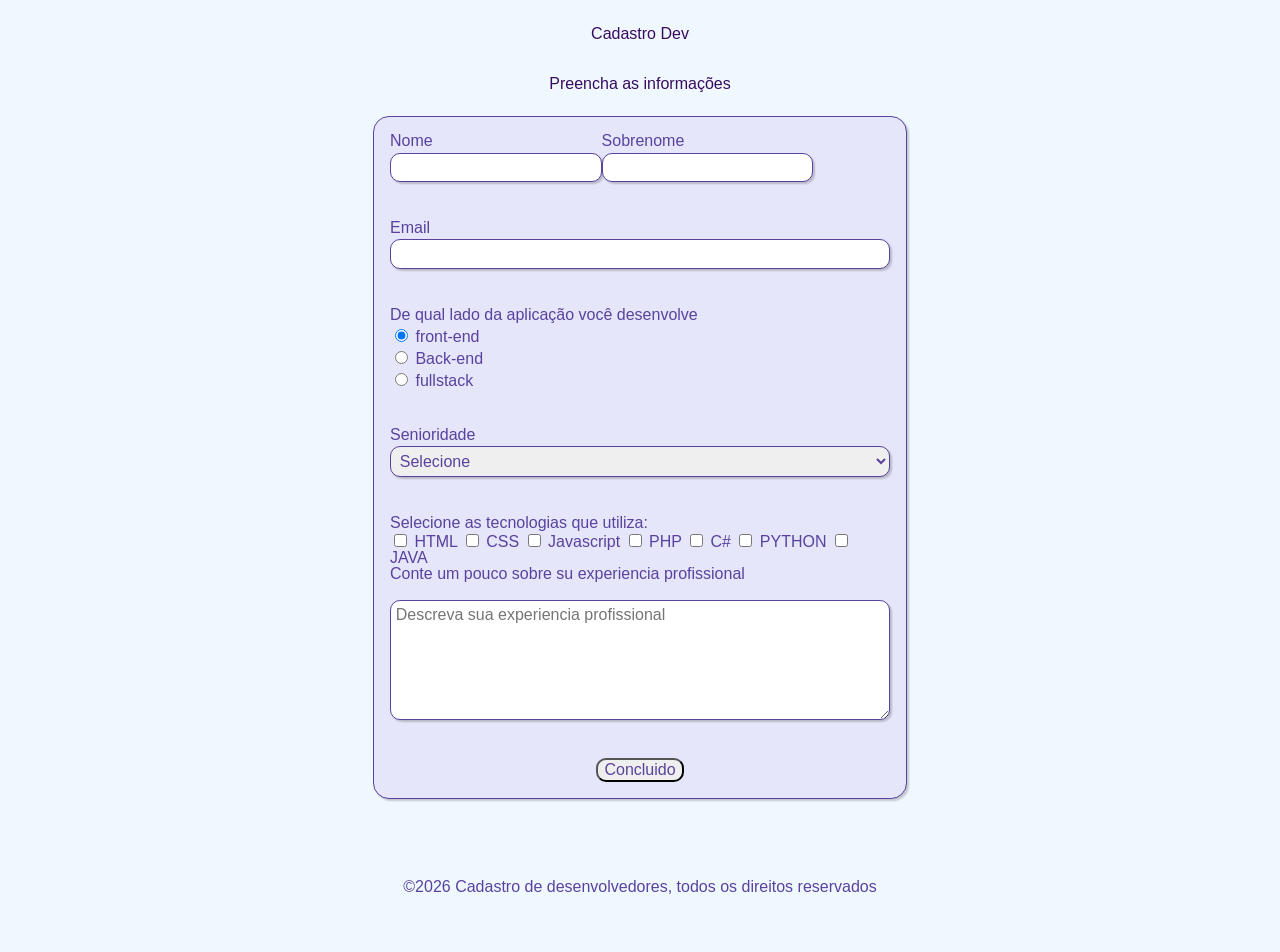
<file: PW 1/Formulario/index.html>
<!DOCTYPE html>
<html lang="pt-BR">
<head>
    <meta charset="UTF-8">
    <meta name="viewport" content="width=device-width, initial-scale=1.0">
    <meta name="description" content="Formulario de contato Dev">
    <meta name="keywords" content="Html , Css, Formulario , contato">
    <link rel="stylesheet" href="css/reset.css">
    <link rel="stylesheet" href="css/style.css">
    <title>Cadastro dev</title>
</head>
<body>
    <main>
        <div class="class header">
            <h1 id="titulo">Cadastro Dev</h1>
            <p id ="subtitulo">Preencha as informações</p>
        </div>
        
        <form action="#" method="post" autocomplete="off">

                <fieldset class="grupo ">
                    <div class="campo">
                    <label for="nome"><strong>Nome</strong></label>
                    <input type="text" name="nome" id="nome" required>
               
         </div>
           <div class="campo">
                    <label for="sobrenome"><strong>Sobrenome</strong></label>
                    <input type="text" name="sobrenome" id="sobrenome" required>
                </fieldset>

                <div class="campo">
                    <label for="email"><strong>Email</strong></label>
                    <input type="email" name="email" id="email">
                </div>
                <div class="campo">
                    <label ><strong>De qual lado da aplicação você desenvolve</strong></label>
                    <label>
                        <input type="radio" name="devweb" value="frontend" checked>
                        front-end
                    </label>
                    <label>
                        <input type="radio" name="devweb" value="backend">
                        Back-end
                    </label>

                    <label>
                        <input type="radio" name="devweb" value="fullstack">
                        fullstack
                    </label>
                </div>

                <div class="campo">
                    <label for="senioridade"><strong>Senioridade</strong></label>
                    <select id="senioridade" name="senioridade" required>
                    <option selected disabled value="">Selecione</option>
                    <option value="Junior">Junior</option>
                    <option value="pleno">Pleno</option>
                    <option value="senior">Sênior</option>
                    </select>

                </div>

            <fieldset class="grupo">
                <legend><strong>Selecione as tecnologias que utiliza:</strong></legend>
                <label >
                <input type="checkbox" name="tecnologias" value="html">
                HTML
                </label>
                <label>
                <input type="checkbox" name="tecnologias" value="css">
                CSS
                </label>
                <label >
                    <input type="checkbox" name="tecnologias" value="javascript">
                    Javascript
                </label>
                <label >
                    <input type="checkbox" name="tecnologias" value="php">
                    PHP
                </label>
                <label >
                    <input type="checkbox" name="tecnologias" value="C#">
                    C#
                </label>
                <label >
                    <input type="checkbox" name="tecnologias" value="python">
                    PYTHON
                </label>
                <label >
                    <input type="checkbox"  name="tecnologias" value="java">
                    JAVA
                </label>
            </fieldset>
            <div class="campo">
                <label for="experiencia"><strong>Conte um pouco sobre su experiencia profissional</strong></label>
                <textarea name="experiencia" id="experiencia" rows="6" cols="47" placeholder="Descreva sua experiencia profissional"></textarea>

            </div>
            <div class="button">
                <button  class="button" type="submit">Concluido</button>
            </div>
        </form>
           
    </main>
    <footer class="footer-center">
        <p>&copy;2026 Cadastro de desenvolvedores, todos os direitos reservados</p>
    </footer>
</body>
</html>
</file>
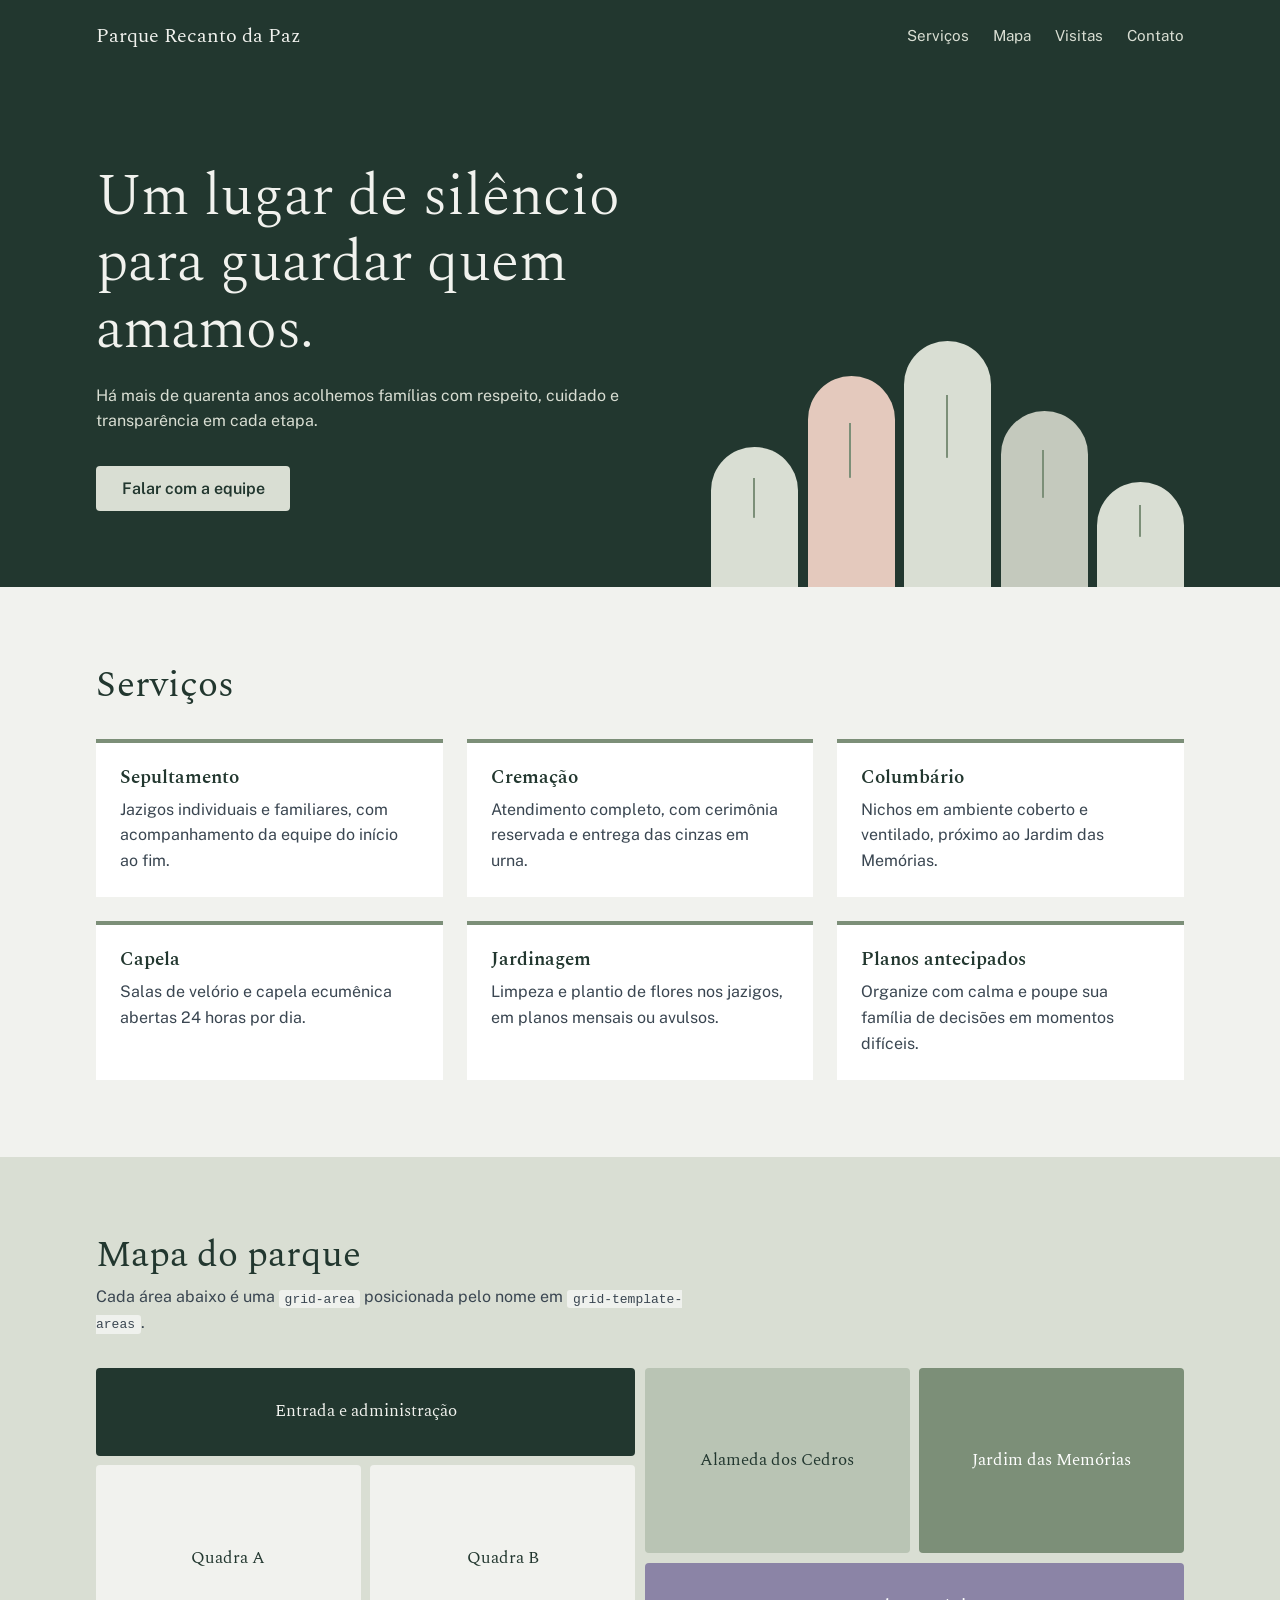
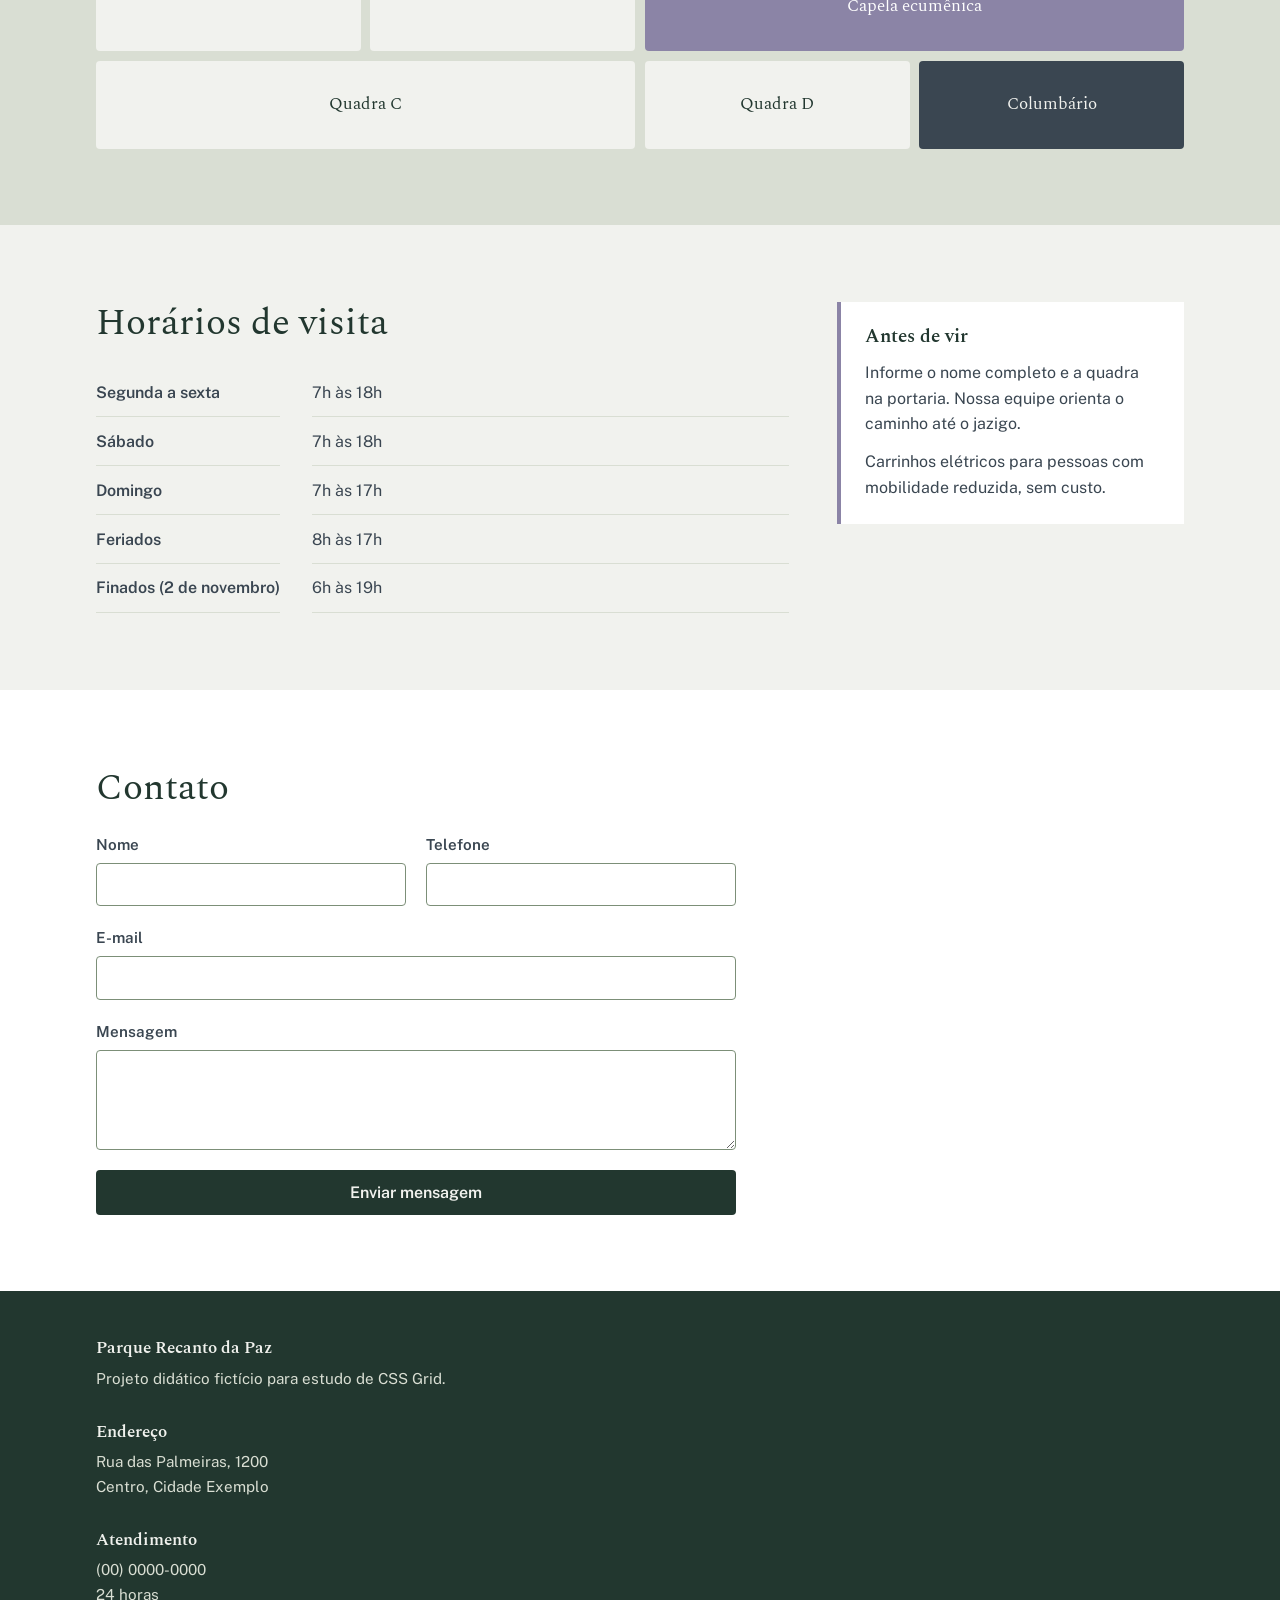
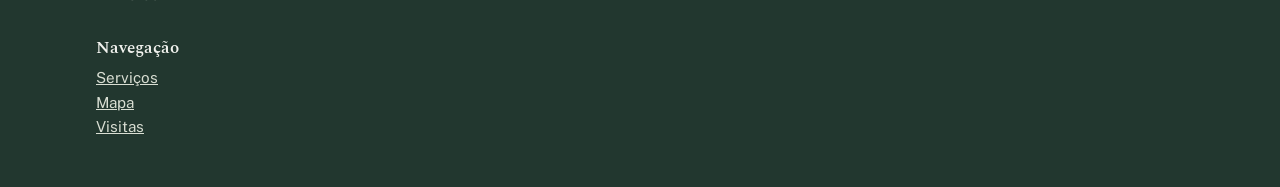
<file: PW 1/Projeto - Recanto da Paz/index.html>
<!DOCTYPE html>
<html lang="pt-BR">
<head>
  <meta charset="UTF-8">
  <meta name="viewport" content="width=device-width, initial-scale=1">
  <title>Parque Recanto da Paz | Cemitério</title>
  <meta name="description" content="Projeto didático: site de cemitério feito com CSS Grid.">
  <link rel="preconnect" href="https://fonts.googleapis.com">
  <link rel="preconnect" href="https://fonts.gstatic.com" crossorigin>
  <link href="https://fonts.googleapis.com/css2?family=Public+Sans:wght@400;600&family=Spectral:wght@300;400;600&display=swap" rel="stylesheet">
  <link rel="stylesheet" href="css/style.css">
</head>
<body>
  <div class="pagina">
    <header class="topo">
      <div class="topo__grade">
        <a class="marca" href="#inicio">Parque Recanto da Paz</a>
        <nav class="menu" aria-label="Principal">
          <a href="#servicos">Serviços</a>
          <a href="#mapa">Mapa</a>
          <a href="#visita">Visitas</a>
          <a href="#contato">Contato</a>
        </nav>
      </div>
    </header>

    <section class="hero" id="inicio">
      <div class="hero__grade">
        <div class="hero__texto">
          <h1>Um lugar de silêncio para guardar quem amamos.</h1>
          <p>Há mais de quarenta anos acolhemos famílias com respeito, cuidado e transparência em cada etapa.</p>
          <a class="botao" href="#contato">Falar com a equipe</a>
        </div>
        <div class="lapides" aria-hidden="true">
          <span class="lapide l1"></span>
          <span class="lapide l2"></span>
          <span class="lapide l3"></span>
          <span class="lapide l4"></span>
          <span class="lapide l5"></span>
        </div>
      </div>
    </section>

    <section class="servicos" id="servicos">
      <h2>Serviços</h2>
      <div class="cartoes">
        <article class="cartao">
          <h3>Sepultamento</h3>
          <p>Jazigos individuais e familiares, com acompanhamento da equipe do início ao fim.</p>
        </article>
        <article class="cartao">
          <h3>Cremação</h3>
          <p>Atendimento completo, com cerimônia reservada e entrega das cinzas em urna.</p>
        </article>
        <article class="cartao">
          <h3>Columbário</h3>
          <p>Nichos em ambiente coberto e ventilado, próximo ao Jardim das Memórias.</p>
        </article>
        <article class="cartao">
          <h3>Capela</h3>
          <p>Salas de velório e capela ecumênica abertas 24 horas por dia.</p>
        </article>
        <article class="cartao">
          <h3>Jardinagem</h3>
          <p>Limpeza e plantio de flores nos jazigos, em planos mensais ou avulsos.</p>
        </article>
        <article class="cartao">
          <h3>Planos antecipados</h3>
          <p>Organize com calma e poupe sua família de decisões em momentos difíceis.</p>
        </article>
      </div>
    </section>

    <section class="mapa" id="mapa">
      <h2>Mapa do parque</h2>
      <p class="mapa__intro">Cada área abaixo é uma <code>grid-area</code> posicionada pelo nome em <code>grid-template-areas</code>.</p>
      <div class="planta">
        <div class="area entrada">Entrada e administração</div>
        <div class="area alameda">Alameda dos Cedros</div>
        <div class="area jardim">Jardim das Memórias</div>
        <div class="area qa">Quadra A</div>
        <div class="area qb">Quadra B</div>
        <div class="area capela">Capela ecumênica</div>
        <div class="area qc">Quadra C</div>
        <div class="area qd">Quadra D</div>
        <div class="area memorial">Columbário</div>
      </div>
    </section>

    <section class="visita" id="visita">
      <div class="visita__grade">
        <div class="horarios">
          <h2>Horários de visita</h2>
          <dl>
            <dt>Segunda a sexta</dt><dd>7h às 18h</dd>
            <dt>Sábado</dt><dd>7h às 18h</dd>
            <dt>Domingo</dt><dd>7h às 17h</dd>
            <dt>Feriados</dt><dd>8h às 17h</dd>
            <dt>Finados (2 de novembro)</dt><dd>6h às 19h</dd>
          </dl>
        </div>
        <aside class="aviso">
          <h3>Antes de vir</h3>
          <p>Informe o nome completo e a quadra na portaria. Nossa equipe orienta o caminho até o jazigo.</p>
          <p>Carrinhos elétricos para pessoas com mobilidade reduzida, sem custo.</p>
        </aside>
      </div>
    </section>

    <section class="contato" id="contato">
      <h2>Contato</h2>
      <form class="formulario" action="#" method="post">
        <label>Nome
          <input type="text" name="nome" required>
        </label>
        <label>Telefone
          <input type="tel" name="telefone">
        </label>
        <label class="largo">E-mail
          <input type="email" name="email" required>
        </label>
        <label class="largo">Mensagem
          <textarea name="mensagem" rows="4"></textarea>
        </label>
        <button class="botao largo" type="submit">Enviar mensagem</button>
      </form>
    </section>

    <footer class="rodape">
      <div class="rodape__colunas">
        <div>
          <h3>Parque Recanto da Paz</h3>
          <p>Projeto didático fictício para estudo de CSS Grid.</p>
        </div>
        <div>
          <h3>Endereço</h3>
          <p>Rua das Palmeiras, 1200<br>Centro, Cidade Exemplo</p>
        </div>
        <div>
          <h3>Atendimento</h3>
          <p>(00) 0000-0000<br>24 horas</p>
        </div>
        <div>
          <h3>Navegação</h3>
          <p><a href="#servicos">Serviços</a><br><a href="#mapa">Mapa</a><br><a href="#visita">Visitas</a></p>
        </div>
      </div>
    </footer>
  </div>
</body>
</html>
</file>
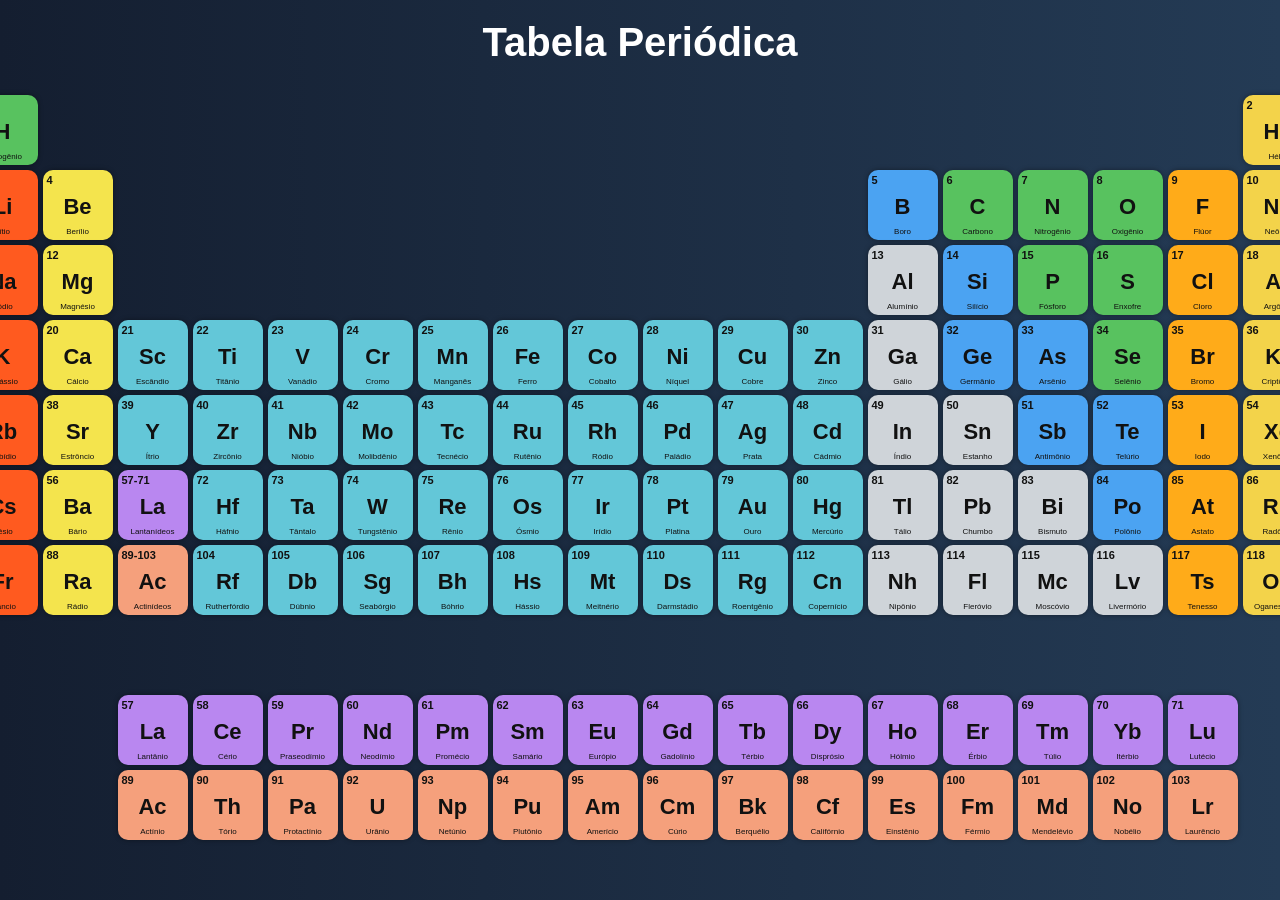
<file: PW 1/Tabela Periódica usando DIV/index.html>
<!DOCTYPE html>
<html lang="pt-br">
<head>
    <meta charset="UTF-8">
    <meta name="viewport" content="width=device-width, initial-scale=1.0">
    <link rel="stylesheet" href="CSS/style.css">
    <title>Tabela Periódica</title>
</head>
<body>
    <h1>Tabela Periódica</h1>
    <div class="tabela">
       <!-- 1ª Linha -->
        <div class="elemento nao-metal">
            <div class="numero">1</div>
            <div class="simbolo">H</div>
            <div class="nome">Hidrogênio</div>
        </div>

        <div class="espaco"></div>
        <div class="espaco"></div>
        <div class="espaco"></div>
        <div class="espaco"></div>
        <div class="espaco"></div>
        <div class="espaco"></div>
        <div class="espaco"></div>
        <div class="espaco"></div>
        <div class="espaco"></div>
        <div class="espaco"></div>
        <div class="espaco"></div>
        <div class="espaco"></div>
        <div class="espaco"></div>
        <div class="espaco"></div>
        <div class="espaco"></div>
        <div class="espaco"></div>

        <div class="elemento gas">
            <div class="numero">2</div>
            <div class="simbolo">He</div>
            <div class="nome">Hélio</div>
        </div>

        <!-- 2ª Linha -->
        <div class="elemento alcalino">
           <div class="numero">3</div>
           <div class="simbolo">Li</div>
           <div class="nome">Lítio</div>
        </div>
        <div class="elemento alcalino-terroso">
           <div class="numero">4</div>
           <div class="simbolo">Be</div>
           <div class="nome">Berílio</div>
        </div>

        <div class="espaco"></div>
        <div class="espaco"></div>
        <div class="espaco"></div>
        <div class="espaco"></div>
        <div class="espaco"></div>
        <div class="espaco"></div>
        <div class="espaco"></div>
        <div class="espaco"></div>
        <div class="espaco"></div>
        <div class="espaco"></div>

        <div class="elemento semimetal">
           <div class="numero">5</div>
           <div class="simbolo">B</div>
           <div class="nome">Boro</div>
        </div>
        <div class="elemento nao-metal">
           <div class="numero">6</div>
           <div class="simbolo">C</div>
           <div class="nome">Carbono</div>
        </div>
        <div class="elemento nao-metal">
           <div class="numero">7</div>
           <div class="simbolo">N</div>
           <div class="nome">Nitrogênio</div>
        </div>
        <div class="elemento nao-metal">
           <div class="numero">8</div>
           <div class="simbolo">O</div>
           <div class="nome">Oxigênio</div>
        </div>
        <div class="elemento halogenio">
           <div class="numero">9</div>
           <div class="simbolo">F</div>
           <div class="nome">Flúor</div>
        </div>
        <div class="elemento gas">
           <div class="numero">10</div>
           <div class="simbolo">Ne</div>
           <div class="nome">Neônio</div>
        </div>

        <!-- 3ª Linha -->
        <div class="elemento alcalino">
           <div class="numero">11</div>
           <div class="simbolo">Na</div>
           <div class="nome">Sódio</div>
        </div>
        <div class="elemento alcalino-terroso">
           <div class="numero">12</div>
           <div class="simbolo">Mg</div>
           <div class="nome">Magnésio</div>
        </div>

        <div class="espaco"></div>
        <div class="espaco"></div>
        <div class="espaco"></div>
        <div class="espaco"></div>
        <div class="espaco"></div>
        <div class="espaco"></div>
        <div class="espaco"></div>
        <div class="espaco"></div>
        <div class="espaco"></div>
        <div class="espaco"></div>

        <div class="elemento outroa">
           <div class="numero">13</div>
           <div class="simbolo">Al</div>
           <div class="nome">Alumínio</div>
        </div>
        <div class="elemento semimetal">
           <div class="numero">14</div>
           <div class="simbolo">Si</div>
           <div class="nome">Silício</div>
        </div>
        <div class="elemento nao-metal">
           <div class="numero">15</div>
           <div class="simbolo">P</div>
           <div class="nome">Fósforo</div>
        </div>
        <div class="elemento nao-metal">
           <div class="numero">16</div>
           <div class="simbolo">S</div>
           <div class="nome">Enxofre</div>
        </div>
        <div class="elemento halogenio">
           <div class="numero">17</div>
           <div class="simbolo">Cl</div>
           <div class="nome">Cloro</div>
        </div>
        <div class="elemento gas">
           <div class="numero">18</div>
           <div class="simbolo">Ar</div>
           <div class="nome">Argônio</div>
        </div>

        <!-- 4ª Linha -->
        <div class="elemento alcalino">
           <div class="numero">19</div>
           <div class="simbolo">K</div>
           <div class="nome">Potássio</div>
        </div>
        <div class="elemento alcalino-terroso">
           <div class="numero">20</div>
           <div class="simbolo">Ca</div>
           <div class="nome">Cálcio</div>
        </div>
        <div class="elemento transicao">
           <div class="numero">21</div>
           <div class="simbolo">Sc</div>
           <div class="nome">Escândio</div>
        </div>
        <div class="elemento transicao">
           <div class="numero">22</div>
           <div class="simbolo">Ti</div>
           <div class="nome">Titânio</div>
        </div>
        <div class="elemento transicao">
           <div class="numero">23</div>
           <div class="simbolo">V</div>
           <div class="nome">Vanádio</div>
        </div>
        <div class="elemento transicao">
           <div class="numero">24</div>
           <div class="simbolo">Cr</div>
           <div class="nome">Cromo</div>
        </div>
        <div class="elemento transicao">
           <div class="numero">25</div>
           <div class="simbolo">Mn</div>
           <div class="nome">Manganês</div>
        </div>
        <div class="elemento transicao">
           <div class="numero">26</div>
           <div class="simbolo">Fe</div>
           <div class="nome">Ferro</div>
        </div>
        <div class="elemento transicao">
           <div class="numero">27</div>
           <div class="simbolo">Co</div>
           <div class="nome">Cobalto</div>
        </div>
        <div class="elemento transicao">
           <div class="numero">28</div>
           <div class="simbolo">Ni</div>
           <div class="nome">Níquel</div>
        </div>
        <div class="elemento transicao">
           <div class="numero">29</div>
           <div class="simbolo">Cu</div>
           <div class="nome">Cobre</div>
        </div>
        <div class="elemento transicao">
           <div class="numero">30</div>
           <div class="simbolo">Zn</div>
           <div class="nome">Zinco</div>
        </div>
        <div class="elemento outroa">
           <div class="numero">31</div>
           <div class="simbolo">Ga</div>
           <div class="nome">Gálio</div>
        </div>
        <div class="elemento semimetal">
           <div class="numero">32</div>
           <div class="simbolo">Ge</div>
           <div class="nome">Germânio</div>
        </div>
        <div class="elemento semimetal">
           <div class="numero">33</div>
           <div class="simbolo">As</div>
           <div class="nome">Arsênio</div>
        </div>
        <div class="elemento nao-metal">
           <div class="numero">34</div>
           <div class="simbolo">Se</div>
           <div class="nome">Selênio</div>
        </div>
        <div class="elemento halogenio">
           <div class="numero">35</div>
           <div class="simbolo">Br</div>
           <div class="nome">Bromo</div>
        </div>
        <div class="elemento gas">
           <div class="numero">36</div>
           <div class="simbolo">Kr</div>
           <div class="nome">Criptônio</div>
        </div>

        <!-- 5ª Linha -->
        <div class="elemento alcalino">
           <div class="numero">37</div>
           <div class="simbolo">Rb</div>
           <div class="nome">Rubídio</div>
        </div>
        <div class="elemento alcalino-terroso">
           <div class="numero">38</div>
           <div class="simbolo">Sr</div>
           <div class="nome">Estrôncio</div>
        </div>
        <div class="elemento transicao">
           <div class="numero">39</div>
           <div class="simbolo">Y</div>
           <div class="nome">Ítrio</div>
        </div>
        <div class="elemento transicao">
           <div class="numero">40</div>
           <div class="simbolo">Zr</div>
           <div class="nome">Zircônio</div>
        </div>
        <div class="elemento transicao">
           <div class="numero">41</div>
           <div class="simbolo">Nb</div>
           <div class="nome">Nióbio</div>
        </div>
        <div class="elemento transicao">
           <div class="numero">42</div>
           <div class="simbolo">Mo</div>
           <div class="nome">Molibdênio</div>
        </div>
        <div class="elemento transicao">
           <div class="numero">43</div>
           <div class="simbolo">Tc</div>
           <div class="nome">Tecnécio</div>
        </div>
        <div class="elemento transicao">
           <div class="numero">44</div>
           <div class="simbolo">Ru</div>
           <div class="nome">Rutênio</div>
        </div>
        <div class="elemento transicao">
           <div class="numero">45</div>
           <div class="simbolo">Rh</div>
           <div class="nome">Ródio</div>
        </div>
        <div class="elemento transicao">
           <div class="numero">46</div>
           <div class="simbolo">Pd</div>
           <div class="nome">Paládio</div>
        </div>
        <div class="elemento transicao">
           <div class="numero">47</div>
           <div class="simbolo">Ag</div>
           <div class="nome">Prata</div>
        </div>
        <div class="elemento transicao">
           <div class="numero">48</div>
           <div class="simbolo">Cd</div>
           <div class="nome">Cádmio</div>
        </div>
        <div class="elemento outroa">
           <div class="numero">49</div>
           <div class="simbolo">In</div>
           <div class="nome">Índio</div>
        </div>
        <div class="elemento outroa">
           <div class="numero">50</div>
           <div class="simbolo">Sn</div>
           <div class="nome">Estanho</div>
        </div>
        <div class="elemento semimetal">
           <div class="numero">51</div>
           <div class="simbolo">Sb</div>
           <div class="nome">Antimônio</div>
        </div>
        <div class="elemento semimetal">
           <div class="numero">52</div>
           <div class="simbolo">Te</div>
           <div class="nome">Telúrio</div>
        </div>
        <div class="elemento halogenio">
           <div class="numero">53</div>
           <div class="simbolo">I</div>
           <div class="nome">Iodo</div>
        </div>
        <div class="elemento gas">
           <div class="numero">54</div>
           <div class="simbolo">Xe</div>
           <div class="nome">Xenônio</div>
        </div>

        <!-- 6ª Linha -->
        <div class="elemento alcalino">
           <div class="numero">55</div>
           <div class="simbolo">Cs</div>
           <div class="nome">Césio</div>
        </div>
        <div class="elemento alcalino-terroso">
           <div class="numero">56</div>
           <div class="simbolo">Ba</div>
           <div class="nome">Bário</div>
        </div>
        <div class="elemento lantanideos">
           <div class="numero">57-71</div>
           <div class="simbolo">La</div>
           <div class="nome">Lantanídeos</div>
        </div>
        <div class="elemento transicao">
           <div class="numero">72</div>
           <div class="simbolo">Hf</div>
           <div class="nome">Háfnio</div>
        </div>
        <div class="elemento transicao">
           <div class="numero">73</div>
           <div class="simbolo">Ta</div>
           <div class="nome">Tântalo</div>
        </div>
        <div class="elemento transicao">
           <div class="numero">74</div>
           <div class="simbolo">W</div>
           <div class="nome">Tungstênio</div>
        </div>
        <div class="elemento transicao">
           <div class="numero">75</div>
           <div class="simbolo">Re</div>
           <div class="nome">Rênio</div>
        </div>
        <div class="elemento transicao">
           <div class="numero">76</div>
           <div class="simbolo">Os</div>
           <div class="nome">Ósmio</div>
        </div>
        <div class="elemento transicao">
           <div class="numero">77</div>
           <div class="simbolo">Ir</div>
           <div class="nome">Irídio</div>
        </div>
        <div class="elemento transicao">
           <div class="numero">78</div>
           <div class="simbolo">Pt</div>
           <div class="nome">Platina</div>
        </div>
        <div class="elemento transicao">
           <div class="numero">79</div>
           <div class="simbolo">Au</div>
           <div class="nome">Ouro</div>
        </div>
        <div class="elemento transicao">
           <div class="numero">80</div>
           <div class="simbolo">Hg</div>
           <div class="nome">Mercúrio</div>
        </div>
        <div class="elemento outroa">
           <div class="numero">81</div>
           <div class="simbolo">Tl</div>
           <div class="nome">Tálio</div>
        </div>
        <div class="elemento outroa">
           <div class="numero">82</div>
           <div class="simbolo">Pb</div>
           <div class="nome">Chumbo</div>
        </div>
        <div class="elemento outroa">
           <div class="numero">83</div>
           <div class="simbolo">Bi</div>
           <div class="nome">Bismuto</div>
        </div>
        <div class="elemento semimetal">
           <div class="numero">84</div>
           <div class="simbolo">Po</div>
           <div class="nome">Polônio</div>
        </div>
        <div class="elemento halogenio">
           <div class="numero">85</div>
           <div class="simbolo">At</div>
           <div class="nome">Astato</div>
        </div>
        <div class="elemento gas">
           <div class="numero">86</div>
           <div class="simbolo">Rn</div>
           <div class="nome">Radônio</div>
        </div>

        <!-- 7ª Linha -->
        <div class="elemento alcalino">
           <div class="numero">87</div>
           <div class="simbolo">Fr</div>
           <div class="nome">Frâncio</div>
        </div>
        <div class="elemento alcalino-terroso">
           <div class="numero">88</div>
           <div class="simbolo">Ra</div>
           <div class="nome">Rádio</div>
        </div>
        <div class="elemento actinideos">
           <div class="numero">89-103</div>
           <div class="simbolo">Ac</div>
           <div class="nome">Actinídeos</div>
        </div>
        <div class="elemento transicao">
           <div class="numero">104</div>
           <div class="simbolo">Rf</div>
           <div class="nome">Rutherfórdio</div>
        </div>
        <div class="elemento transicao">
           <div class="numero">105</div>
           <div class="simbolo">Db</div>
           <div class="nome">Dúbnio</div>
        </div>
        <div class="elemento transicao">
           <div class="numero">106</div>
           <div class="simbolo">Sg</div>
           <div class="nome">Seabórgio</div>
        </div>
        <div class="elemento transicao">
           <div class="numero">107</div>
           <div class="simbolo">Bh</div>
           <div class="nome">Bóhrio</div>
        </div>
        <div class="elemento transicao">
           <div class="numero">108</div>
           <div class="simbolo">Hs</div>
           <div class="nome">Hássio</div>
        </div>
        <div class="elemento transicao">
           <div class="numero">109</div>
           <div class="simbolo">Mt</div>
           <div class="nome">Meitnério</div>
        </div>
        <div class="elemento transicao">
           <div class="numero">110</div>
           <div class="simbolo">Ds</div>
           <div class="nome">Darmstádio</div>
        </div>
        <div class="elemento transicao">
           <div class="numero">111</div>
           <div class="simbolo">Rg</div>
           <div class="nome">Roentgênio</div>
        </div>
        <div class="elemento transicao">
           <div class="numero">112</div>
           <div class="simbolo">Cn</div>
           <div class="nome">Copernício</div>
        </div>
        <div class="elemento outroa">
           <div class="numero">113</div>
           <div class="simbolo">Nh</div>
           <div class="nome">Nipônio</div>
        </div>
        <div class="elemento outroa">
           <div class="numero">114</div>
           <div class="simbolo">Fl</div>
           <div class="nome">Fleróvio</div>
        </div>
        <div class="elemento outroa">
           <div class="numero">115</div>
           <div class="simbolo">Mc</div>
           <div class="nome">Moscóvio</div>
        </div>
        <div class="elemento outroa">
           <div class="numero">116</div>
           <div class="simbolo">Lv</div>
           <div class="nome">Livermório</div>
        </div>
        <div class="elemento halogenio">
           <div class="numero">117</div>
           <div class="simbolo">Ts</div>
           <div class="nome">Tenesso</div>
        </div>
        <div class="elemento gas">
           <div class="numero">118</div>
           <div class="simbolo">Og</div>
           <div class="nome">Oganessônio</div>
        </div>

        <!-- Linha de Espaço Vazia -->
        <div class="espaco"></div>
        <div class="espaco"></div>
        <div class="espaco"></div>
        <div class="espaco"></div>
        <div class="espaco"></div>
        <div class="espaco"></div>
        <div class="espaco"></div>
        <div class="espaco"></div>
        <div class="espaco"></div>
        <div class="espaco"></div>
        <div class="espaco"></div>
        <div class="espaco"></div>
        <div class="espaco"></div>
        <div class="espaco"></div>
        <div class="espaco"></div>
        <div class="espaco"></div>
        <div class="espaco"></div>
        <div class="espaco"></div>

        <!-- Linha Separada: Lantanídeos -->
        <div class="espaco"></div>
        <div class="espaco"></div>
        <div class="elemento lantanideos">
            <div class="numero">57</div>
            <div class="simbolo">La</div>
            <div class="nome">Lantânio</div>
        </div>
        <div class="elemento lantanideos">
            <div class="numero">58</div>
            <div class="simbolo">Ce</div>
            <div class="nome">Cério</div>
        </div>
        <div class="elemento lantanideos">
            <div class="numero">59</div>
            <div class="simbolo">Pr</div>
            <div class="nome">Praseodímio</div>
        </div>
        <div class="elemento lantanideos">
            <div class="numero">60</div>
            <div class="simbolo">Nd</div>
            <div class="nome">Neodímio</div>
        </div>
        <div class="elemento lantanideos">
            <div class="numero">61</div>
            <div class="simbolo">Pm</div>
            <div class="nome">Promécio</div>
        </div>
        <div class="elemento lantanideos">
            <div class="numero">62</div>
            <div class="simbolo">Sm</div>
            <div class="nome">Samário</div>
        </div>
        <div class="elemento lantanideos">
            <div class="numero">63</div>
            <div class="simbolo">Eu</div>
            <div class="nome">Európio</div>
        </div>
        <div class="elemento lantanideos">
            <div class="numero">64</div>
            <div class="simbolo">Gd</div>
            <div class="nome">Gadolínio</div>
        </div>
        <div class="elemento lantanideos">
            <div class="numero">65</div>
            <div class="simbolo">Tb</div>
            <div class="nome">Térbio</div>
        </div>
        <div class="elemento lantanideos">
            <div class="numero">66</div>
            <div class="simbolo">Dy</div>
            <div class="nome">Disprósio</div>
        </div>
        <div class="elemento lantanideos">
            <div class="numero">67</div>
            <div class="simbolo">Ho</div>
            <div class="nome">Hólmio</div>
        </div>
        <div class="elemento lantanideos">
            <div class="numero">68</div>
            <div class="simbolo">Er</div>
            <div class="nome">Érbio</div>
        </div>
        <div class="elemento lantanideos">
            <div class="numero">69</div>
            <div class="simbolo">Tm</div>
            <div class="nome">Túlio</div>
        </div>
        <div class="elemento lantanideos">
            <div class="numero">70</div>
            <div class="simbolo">Yb</div>
            <div class="nome">Itérbio</div>
        </div>
        <div class="elemento lantanideos">
            <div class="numero">71</div>
            <div class="simbolo">Lu</div>
            <div class="nome">Lutécio</div>
        </div>
        <div class="espaco"></div>

        <!-- Linha Separada: Actinídeos -->
        <div class="espaco"></div>
        <div class="espaco"></div>
        <div class="elemento actinideos">
            <div class="numero">89</div>
            <div class="simbolo">Ac</div>
            <div class="nome">Actínio</div>
        </div>
        <div class="elemento actinideos">
            <div class="numero">90</div>
            <div class="simbolo">Th</div>
            <div class="nome">Tório</div>
        </div>
        <div class="elemento actinideos">
            <div class="numero">91</div>
            <div class="simbolo">Pa</div>
            <div class="nome">Protactínio</div>
        </div>
        <div class="elemento actinideos">
            <div class="numero">92</div>
            <div class="simbolo">U</div>
            <div class="nome">Urânio</div>
        </div>
        <div class="elemento actinideos">
            <div class="numero">93</div>
            <div class="simbolo">Np</div>
            <div class="nome">Netúnio</div>
        </div>
        <div class="elemento actinideos">
            <div class="numero">94</div>
            <div class="simbolo">Pu</div>
            <div class="nome">Plutônio</div>
        </div>
        <div class="elemento actinideos">
            <div class="numero">95</div>
            <div class="simbolo">Am</div>
            <div class="nome">Amerício</div>
        </div>
        <div class="elemento actinideos">
            <div class="numero">96</div>
            <div class="simbolo">Cm</div>
            <div class="nome">Cúrio</div>
        </div>
        <div class="elemento actinideos">
            <div class="numero">97</div>
            <div class="simbolo">Bk</div>
            <div class="nome">Berquélio</div>
        </div>
        <div class="elemento actinideos">
            <div class="numero">98</div>
            <div class="simbolo">Cf</div>
            <div class="nome">Califórnio</div>
        </div>
        <div class="elemento actinideos">
            <div class="numero">99</div>
            <div class="simbolo">Es</div>
            <div class="nome">Einstênio</div>
        </div>
        <div class="elemento actinideos">
            <div class="numero">100</div>
            <div class="simbolo">Fm</div>
            <div class="nome">Férmio</div>
        </div>
        <div class="elemento actinideos">
            <div class="numero">101</div>
            <div class="simbolo">Md</div>
            <div class="nome">Mendelévio</div>
        </div>
        <div class="elemento actinideos">
            <div class="numero">102</div>
            <div class="simbolo">No</div>
            <div class="nome">Nobélio</div>
        </div>
        <div class="elemento actinideos">
            <div class="numero">103</div>
            <div class="simbolo">Lr</div>
            <div class="nome">Laurêncio</div>
        </div>
        <div class="espaco"></div>

    </div>
</body>
</html>
</file>
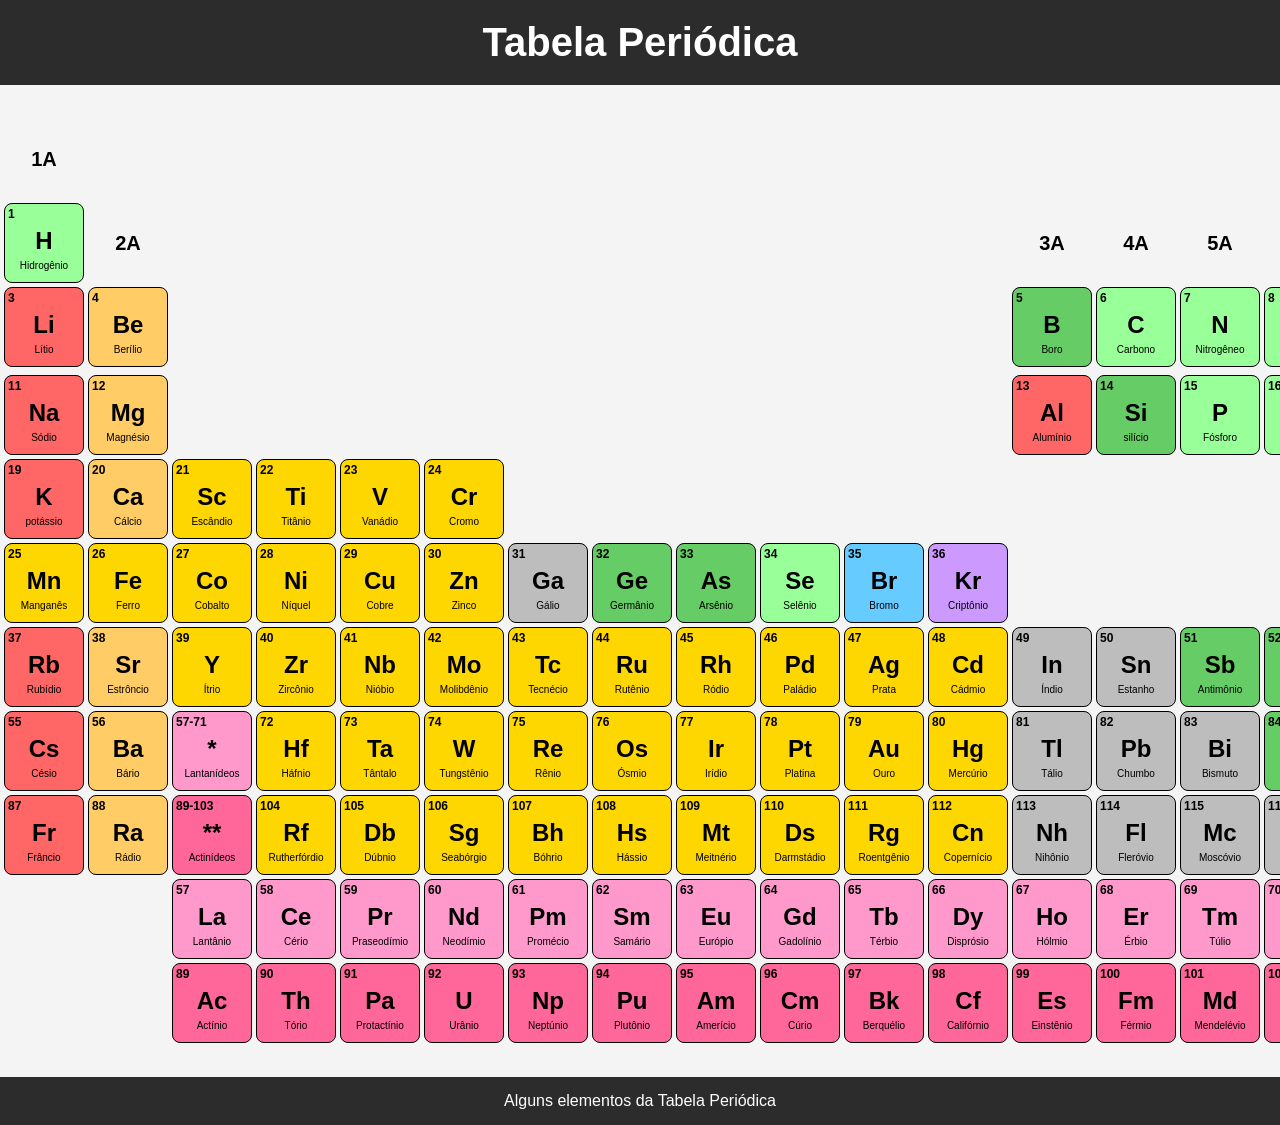
<file: PW 1/Tabela/index.html>
<!DOCTYPE html>
<html lang="pt-br">

<head>
    <meta charset="UTF-8">
    <meta name="viewport" content="width=device-width, initial-scale=1.0">
    <link rel="stylesheet" href="CSS/style.css">
    <title>Tabela Periódica</title>
</head>

<body>
    <header>
        <h1> Tabela Periódica </h1>
    </header>
    <main>
        <table>
            <tr>
                <th class="title"> 1A </th>
                <td colspan="16"></td>
                <th class="title"> 8A </th>
            </tr>
            <tr>
                <td>
                    <div class="elemento naometais">
                        <p class="indice"> 1 </p>
                        <p class="sigla"> H </p>
                        <p class="nome"> Hidrogênio </p>
                    </div>
                </td>
                <th class="title"> 2A </th>
                <td colspan="10"></td>
                <th class="title"> 3A </th>
                <th class="title"> 4A </th>
                <th class="title"> 5A </th>
                <th class="title"> 6A </th>
                <th class="title"> 7A </th>

                <td>
                    <div class="elemento gasesnobres">
                        <p class="indice"> 2</p>
                        <p class="sigla"> He </p>
                        <p class="nome"> Hélio </p>
                    </div>
                </td>
            </tr>
            <tr>
                <td>
                    <div class="elemento metaisalcalinos">
                        <p class="indice"> 3 </p>
                        <p class="sigla"> Li </p>
                        <p class="nome"> Lítio </p>
                    </div>
                </td>
                <td>
                    <div class="elemento metaisalcalinosterrosos">
                        <p class="indice"> 4 </p>
                        <p class="sigla"> Be </p>
                        <p class="nome"> Berílio </p>
                    </div>
                </td>
                <td colspan="10"></td>
                <td>
                    <div class="elemento semimetais">
                        <p class="indice"> 5 </p>
                        <p class="sigla"> B </p>
                        <p class="nome"> Boro </p>
                    </div>
                </td>
                <td>
                    <div class="elemento naometais">
                        <p class="indice"> 6 </p>
                        <p class="sigla"> C </p>
                        <p class="nome"> Carbono </p>
                    </div>
                </td>
                <td>
                    <div class="elemento naometais">
                        <p class="indice"> 7 </p>
                        <p class="sigla"> N </p>
                        <p class="nome"> Nitrogêneo </p>
                    </div>
                </td>
                <td>
                    <div class="elemento naometais">
                        <p class="indice"> 8 </p>
                        <p class="sigla"> O </p>
                        <p class="nome"> Oxigênio </p>
                    </div>
                </td>
                <td>
                    <div class="elemento halogenios">
                        <p class="indice"> 9 </p>
                        <p class="sigla"> F </p>
                        <p class="nome"> Fluor </p>
                    </div>
                </td>
                <td>
                    <div class="elemento gasesnobres">
                        <p class="indice"> 10 </p>
                        <p class="sigla"> Ne </p>
                        <p class="nome"> Neônio </p>
                    </div>
                </td>
            <tr>
            <tr>
                <td>
                    <div class="elemento metaisalcalinos">
                        <p class="indice"> 11 </p>
                        <p class="sigla"> Na </p>
                        <p class="nome"> Sódio </p>
                    </div>
                </td>
                <td>
                    <div class="elemento metaisalcalinosterrosos">
                        <p class="indice"> 12 </p>
                        <p class="sigla"> Mg </p>
                        <p class="nome"> Magnésio </p>
                    </div>
                </td>
                <td colspan="10"></td>
                <td>
                    <div class="elemento metaisalcalinos">
                        <p class="indice"> 13 </p>
                        <p class="sigla"> Al </p>
                        <p class="nome"> Alumínio </p>
                    </div>
                </td>
                <td>
                    <div class="elemento semimetais">
                        <p class="indice"> 14 </p>
                        <p class="sigla"> Si </p>
                        <p class="nome"> silício </p>
                    </div>
                </td>
                <td>
                    <div class="elemento naometais">
                        <p class="indice"> 15 </p>
                        <p class="sigla"> P </p>
                        <p class="nome"> Fósforo </p>
                    </div>
                </td>
                <td>
                    <div class="elemento naometais">
                        <p class="indice"> 16 </p>
                        <p class="sigla"> S </p>
                        <p class="nome"> silício </p>
                    </div>
                </td>
                <td>
                    <div class="elemento naometais">
                        <p class="indice"> 17 </p>
                        <p class="sigla"> Cl </p>
                        <p class="nome"> Cloro </p>
                    </div>
                </td>
                <td>
                    <div class="elemento gasesnobres">
                        <p class="indice"> 18 </p>
                        <p class="sigla"> Ar </p>
                        <p class="nome"> Argônio </p>
                    </div>
                </td>
            </tr>
            <tr>
                <td>
                    <div class="elemento metaisalcalinos">
                        <p class="indice"> 19 </p>
                        <p class="sigla"> K </p>
                        <p class="nome"> potássio </p>
                    </div>
                </td>
                <td>
                    <div class="elemento metaisalcalinosterrosos">
                        <p class="indice"> 20 </p>
                        <p class="sigla"> Ca </p>
                        <p class="nome"> Cálcio </p>
                    </div>
                </td>
                <td>
                    <div class="elemento metaisdetransicao">
                        <p class="indice"> 21 </p>
                        <p class="sigla"> Sc </p>
                        <p class="nome"> Escândio</p>
                    </div>
                </td>
                <td>
                    <div class="elemento metaisdetransicao">
                        <p class="indice"> 22 </p>
                        <p class="sigla"> Ti </p>
                        <p class="nome"> Titânio </p>
                    </div>
                </td>
                <td>
                    <div class="elemento metaisdetransicao">
                        <p class="indice"> 23 </p>
                        <p class="sigla"> V </p>
                        <p class="nome"> Vanádio </p>
                    </div>
                </td>
                <td>
                    <div class="elemento metaisdetransicao">
                        <p class="indice"> 24 </p>
                        <p class="sigla"> Cr </p>
                        <p class="nome"> Cromo </p>
                    </div>
                </td>
            </tr>
            <td>
                <div class="elemento metaisdetransicao">
                    <p class="indice"> 25 </p>
                    <p class="sigla"> Mn </p>
                    <p class="nome"> Manganês </p>
                </div>
            </td>

            <td>
                <div class="elemento metaisdetransicao">
                    <p class="indice"> 26 </p>
                    <p class="sigla"> Fe </p>
                    <p class="nome"> Ferro </p>
                </div>
            </td>

            <td>
                <div class="elemento metaisdetransicao">
                    <p class="indice"> 27 </p>
                    <p class="sigla"> Co </p>
                    <p class="nome"> Cobalto </p>
                </div>
            </td>

            <td>
                <div class="elemento metaisdetransicao">
                    <p class="indice"> 28 </p>
                    <p class="sigla"> Ni </p>
                    <p class="nome"> Níquel </p>
                </div>
            </td>

            <td>
                <div class="elemento metaisdetransicao">
                    <p class="indice"> 29 </p>
                    <p class="sigla"> Cu </p>
                    <p class="nome"> Cobre </p>
                </div>
            </td>

            <td>
                <div class="elemento metaisdetransicao">
                    <p class="indice"> 30 </p>
                    <p class="sigla"> Zn </p>
                    <p class="nome"> Zinco </p>
                </div>
            </td>

            <td>
                <div class="elemento metais">
                    <p class="indice"> 31 </p>
                    <p class="sigla"> Ga </p>
                    <p class="nome"> Gálio </p>
                </div>
            </td>

            <td>
                <div class="elemento semimetais">
                    <p class="indice"> 32 </p>
                    <p class="sigla"> Ge </p>
                    <p class="nome"> Germânio </p>
                </div>
            </td>

            <td>
                <div class="elemento semimetais">
                    <p class="indice"> 33 </p>
                    <p class="sigla"> As </p>
                    <p class="nome"> Arsênio </p>
                </div>
            </td>

            <td>
                <div class="elemento naometais">
                    <p class="indice"> 34 </p>
                    <p class="sigla"> Se </p>
                    <p class="nome"> Selênio </p>
                </div>
            </td>

            <td>
                <div class="elemento halogenios">
                    <p class="indice"> 35 </p>
                    <p class="sigla"> Br </p>
                    <p class="nome"> Bromo </p>
                </div>
            </td>

            <td>
                <div class="elemento gasesnobres">
                    <p class="indice"> 36 </p>
                    <p class="sigla"> Kr </p>
                    <p class="nome"> Criptônio </p>
                </div>
            </td>
            </tr>

            <tr>
                <td>
                    <div class="elemento metaisalcalinos">
                        <p class="indice"> 37 </p>
                        <p class="sigla"> Rb </p>
                        <p class="nome"> Rubídio </p>
                    </div>
                </td>
                <td>
                    <div class="elemento metaisalcalinosterrosos">
                        <p class="indice"> 38 </p>
                        <p class="sigla"> Sr </p>
                        <p class="nome"> Estrôncio </p>
                    </div>
                </td>
                <td>
                    <div class="elemento metaisdetransicao">
                        <p class="indice"> 39 </p>
                        <p class="sigla"> Y </p>
                        <p class="nome"> Ítrio </p>
                    </div>
                </td>
                <td>
                    <div class="elemento metaisdetransicao">
                        <p class="indice"> 40 </p>
                        <p class="sigla"> Zr </p>
                        <p class="nome"> Zircônio </p>
                    </div>
                </td>
                <td>
                    <div class="elemento metaisdetransicao">
                        <p class="indice"> 41 </p>
                        <p class="sigla"> Nb </p>
                        <p class="nome"> Nióbio </p>
                    </div>
                </td>
                <td>
                    <div class="elemento metaisdetransicao">
                        <p class="indice"> 42 </p>
                        <p class="sigla"> Mo </p>
                        <p class="nome"> Molibdênio </p>
                    </div>
                </td>
                <td>
                    <div class="elemento metaisdetransicao">
                        <p class="indice"> 43 </p>
                        <p class="sigla"> Tc </p>
                        <p class="nome"> Tecnécio </p>
                    </div>
                </td>
                <td>
                    <div class="elemento metaisdetransicao">
                        <p class="indice"> 44 </p>
                        <p class="sigla"> Ru </p>
                        <p class="nome"> Rutênio </p>
                    </div>
                </td>
                <td>
                    <div class="elemento metaisdetransicao">
                        <p class="indice"> 45 </p>
                        <p class="sigla"> Rh </p>
                        <p class="nome"> Ródio </p>
                    </div>
                </td>
                <td>
                    <div class="elemento metaisdetransicao">
                        <p class="indice"> 46 </p>
                        <p class="sigla"> Pd </p>
                        <p class="nome"> Paládio </p>
                    </div>
                </td>
                <td>
                    <div class="elemento metaisdetransicao">
                        <p class="indice"> 47 </p>
                        <p class="sigla"> Ag </p>
                        <p class="nome"> Prata </p>
                    </div>
                </td>
                <td>
                    <div class="elemento metaisdetransicao">
                        <p class="indice"> 48 </p>
                        <p class="sigla"> Cd </p>
                        <p class="nome"> Cádmio </p>
                    </div>
                </td>
                <td>
                    <div class="elemento metais">
                        <p class="indice"> 49 </p>
                        <p class="sigla"> In </p>
                        <p class="nome"> Índio </p>
                    </div>
                </td>
                <td>
                    <div class="elemento metais">
                        <p class="indice"> 50 </p>
                        <p class="sigla"> Sn </p>
                        <p class="nome"> Estanho </p>
                    </div>
                </td>
                <td>
                    <div class="elemento semimetais">
                        <p class="indice"> 51 </p>
                        <p class="sigla"> Sb </p>
                        <p class="nome"> Antimônio </p>
                    </div>
                </td>
                <td>
                    <div class="elemento semimetais">
                        <p class="indice"> 52 </p>
                        <p class="sigla"> Te </p>
                        <p class="nome"> Telúrio </p>
                    </div>
                </td>
                <td>
                    <div class="elemento halogenios">
                        <p class="indice"> 53 </p>
                        <p class="sigla"> I </p>
                        <p class="nome"> Iodo </p>
                    </div>
                </td>
                <td>
                    <div class="elemento gasesnobres">
                        <p class="indice"> 54 </p>
                        <p class="sigla"> Xe </p>
                        <p class="nome"> Xenônio </p>
                    </div>
                </td>
            </tr>
            <tr>
                <td>
                    <div class="elemento metaisalcalinos">
                        <p class="indice">55</p>
                        <p class="sigla">Cs</p>
                        <p class="nome">Césio</p>
                    </div>
                </td>

                <td>
                    <div class="elemento metaisalcalinosterrosos">
                        <p class="indice">56</p>
                        <p class="sigla">Ba</p>
                        <p class="nome">Bário</p>
                    </div>
                </td>

                <td>
                    <div class="elemento lantanideos">
                        <p class="indice">57-71</p>
                        <p class="sigla">*</p>
                        <p class="nome">Lantanídeos</p>
                    </div>
                </td>

                <td>
                    <div class="elemento metaisdetransicao">
                        <p class="indice">72</p>
                        <p class="sigla">Hf</p>
                        <p class="nome">Háfnio</p>
                    </div>
                </td>

                <td>
                    <div class="elemento metaisdetransicao">
                        <p class="indice">73</p>
                        <p class="sigla">Ta</p>
                        <p class="nome">Tântalo</p>
                    </div>
                </td>

                <td>
                    <div class="elemento metaisdetransicao">
                        <p class="indice">74</p>
                        <p class="sigla">W</p>
                        <p class="nome">Tungstênio</p>
                    </div>
                </td>

                <td>
                    <div class="elemento metaisdetransicao">
                        <p class="indice">75</p>
                        <p class="sigla">Re</p>
                        <p class="nome">Rênio</p>
                    </div>
                </td>

                <td>
                    <div class="elemento metaisdetransicao">
                        <p class="indice">76</p>
                        <p class="sigla">Os</p>
                        <p class="nome">Ósmio</p>
                    </div>
                </td>

                <td>
                    <div class="elemento metaisdetransicao">
                        <p class="indice">77</p>
                        <p class="sigla">Ir</p>
                        <p class="nome">Irídio</p>
                    </div>
                </td>

                <td>
                    <div class="elemento metaisdetransicao">
                        <p class="indice">78</p>
                        <p class="sigla">Pt</p>
                        <p class="nome">Platina</p>
                    </div>
                </td>

                <td>
                    <div class="elemento metaisdetransicao">
                        <p class="indice">79</p>
                        <p class="sigla">Au</p>
                        <p class="nome">Ouro</p>
                    </div>
                </td>

                <td>
                    <div class="elemento metaisdetransicao">
                        <p class="indice">80</p>
                        <p class="sigla">Hg</p>
                        <p class="nome">Mercúrio</p>
                    </div>
                </td>

                <td>
                    <div class="elemento metais">
                        <p class="indice">81</p>
                        <p class="sigla">Tl</p>
                        <p class="nome">Tálio</p>
                    </div>
                </td>

                <td>
                    <div class="elemento metais">
                        <p class="indice">82</p>
                        <p class="sigla">Pb</p>
                        <p class="nome">Chumbo</p>
                    </div>
                </td>

                <td>
                    <div class="elemento metais">
                        <p class="indice">83</p>
                        <p class="sigla">Bi</p>
                        <p class="nome">Bismuto</p>
                    </div>
                </td>

                <td>
                    <div class="elemento semimetais">
                        <p class="indice">84</p>
                        <p class="sigla">Po</p>
                        <p class="nome">Polônio</p>
                    </div>
                </td>

                <td>
                    <div class="elemento halogenios">
                        <p class="indice">85</p>
                        <p class="sigla">At</p>
                        <p class="nome">Astato</p>
                    </div>
                </td>

                <td>
                    <div class="elemento gasesnobres">
                        <p class="indice">86</p>
                        <p class="sigla">Rn</p>
                        <p class="nome">Radônio</p>
                    </div>
                </td>
            </tr>
            <tr>
                <td>
                    <div class="elemento metaisalcalinos">
                        <p class="indice">87</p>
                        <p class="sigla">Fr</p>
                        <p class="nome">Frâncio</p>
                    </div>
                </td>

                <td>
                    <div class="elemento metaisalcalinosterrosos">
                        <p class="indice">88</p>
                        <p class="sigla">Ra</p>
                        <p class="nome">Rádio</p>
                    </div>
                </td>

                <td>
                    <div class="elemento actinideos">
                        <p class="indice">89-103</p>
                        <p class="sigla">**</p>
                        <p class="nome">Actinídeos</p>
                    </div>
                </td>

                <td>
                    <div class="elemento metaisdetransicao">
                        <p class="indice">104</p>
                        <p class="sigla">Rf</p>
                        <p class="nome">Rutherfórdio</p>
                    </div>
                </td>

                <td>
                    <div class="elemento metaisdetransicao">
                        <p class="indice">105</p>
                        <p class="sigla">Db</p>
                        <p class="nome">Dúbnio</p>
                    </div>
                </td>

                <td>
                    <div class="elemento metaisdetransicao">
                        <p class="indice">106</p>
                        <p class="sigla">Sg</p>
                        <p class="nome">Seabórgio</p>
                    </div>
                </td>

                <td>
                    <div class="elemento metaisdetransicao">
                        <p class="indice">107</p>
                        <p class="sigla">Bh</p>
                        <p class="nome">Bóhrio</p>
                    </div>
                </td>

                <td>
                    <div class="elemento metaisdetransicao">
                        <p class="indice">108</p>
                        <p class="sigla">Hs</p>
                        <p class="nome">Hássio</p>
                    </div>
                </td>

                <td>
                    <div class="elemento metaisdetransicao">
                        <p class="indice">109</p>
                        <p class="sigla">Mt</p>
                        <p class="nome">Meitnério</p>
                    </div>
                </td>

                <td>
                    <div class="elemento metaisdetransicao">
                        <p class="indice">110</p>
                        <p class="sigla">Ds</p>
                        <p class="nome">Darmstádio</p>
                    </div>
                </td>

                <td>
                    <div class="elemento metaisdetransicao">
                        <p class="indice">111</p>
                        <p class="sigla">Rg</p>
                        <p class="nome">Roentgênio</p>
                    </div>
                </td>

                <td>
                    <div class="elemento metaisdetransicao">
                        <p class="indice">112</p>
                        <p class="sigla">Cn</p>
                        <p class="nome">Copernício</p>
                    </div>
                </td>

                <td>
                    <div class="elemento metais">
                        <p class="indice">113</p>
                        <p class="sigla">Nh</p>
                        <p class="nome">Nihônio</p>
                    </div>
                </td>

                <td>
                    <div class="elemento metais">
                        <p class="indice">114</p>
                        <p class="sigla">Fl</p>
                        <p class="nome">Fleróvio</p>
                    </div>
                </td>

                <td>
                    <div class="elemento metais">
                        <p class="indice">115</p>
                        <p class="sigla">Mc</p>
                        <p class="nome">Moscóvio</p>
                    </div>
                </td>

                <td>
                    <div class="elemento metais">
                        <p class="indice">116</p>
                        <p class="sigla">Lv</p>
                        <p class="nome">Livermório</p>
                    </div>
                </td>

                <td>
                    <div class="elemento halogenios">
                        <p class="indice">117</p>
                        <p class="sigla">Ts</p>
                        <p class="nome">Tenesso</p>
                    </div>
                </td>

                <td>
                    <div class="elemento gasesnobres">
                        <p class="indice">118</p>
                        <p class="sigla">Og</p>
                        <p class="nome">Oganessônio</p>
                    </div>
                </td>
            </tr>
            <tr>
                <td colspan="2"></td>

                <td>
                    <div class="elemento lantanideos">
                        <p class="indice">57</p>
                        <p class="sigla">La</p>
                        <p class="nome">Lantânio</p>
                    </div>
                </td>

                <td>
                    <div class="elemento lantanideos">
                        <p class="indice">58</p>
                        <p class="sigla">Ce</p>
                        <p class="nome">Cério</p>
                    </div>
                </td>

                <td>
                    <div class="elemento lantanideos">
                        <p class="indice">59</p>
                        <p class="sigla">Pr</p>
                        <p class="nome">Praseodímio</p>
                    </div>
                </td>

                <td>
                    <div class="elemento lantanideos">
                        <p class="indice">60</p>
                        <p class="sigla">Nd</p>
                        <p class="nome">Neodímio</p>
                    </div>
                </td>

                <td>
                    <div class="elemento lantanideos">
                        <p class="indice">61</p>
                        <p class="sigla">Pm</p>
                        <p class="nome">Promécio</p>
                    </div>
                </td>

                <td>
                    <div class="elemento lantanideos">
                        <p class="indice">62</p>
                        <p class="sigla">Sm</p>
                        <p class="nome">Samário</p>
                    </div>
                </td>

                <td>
                    <div class="elemento lantanideos">
                        <p class="indice">63</p>
                        <p class="sigla">Eu</p>
                        <p class="nome">Európio</p>
                    </div>
                </td>

                <td>
                    <div class="elemento lantanideos">
                        <p class="indice">64</p>
                        <p class="sigla">Gd</p>
                        <p class="nome">Gadolínio</p>
                    </div>
                </td>

                <td>
                    <div class="elemento lantanideos">
                        <p class="indice">65</p>
                        <p class="sigla">Tb</p>
                        <p class="nome">Térbio</p>
                    </div>
                </td>

                <td>
                    <div class="elemento lantanideos">
                        <p class="indice">66</p>
                        <p class="sigla">Dy</p>
                        <p class="nome">Disprósio</p>
                    </div>
                </td>

                <td>
                    <div class="elemento lantanideos">
                        <p class="indice">67</p>
                        <p class="sigla">Ho</p>
                        <p class="nome">Hólmio</p>
                    </div>
                </td>

                <td>
                    <div class="elemento lantanideos">
                        <p class="indice">68</p>
                        <p class="sigla">Er</p>
                        <p class="nome">Érbio</p>
                    </div>
                </td>

                <td>
                    <div class="elemento lantanideos">
                        <p class="indice">69</p>
                        <p class="sigla">Tm</p>
                        <p class="nome">Túlio</p>
                    </div>
                </td>

                <td>
                    <div class="elemento lantanideos">
                        <p class="indice">70</p>
                        <p class="sigla">Yb</p>
                        <p class="nome">Itérbio</p>
                    </div>
                </td>

                <td>
                    <div class="elemento lantanideos">
                        <p class="indice">71</p>
                        <p class="sigla">Lu</p>
                        <p class="nome">Lutécio</p>
                    </div>
                </td>
            </tr>
            <tr>
                <td colspan="2"></td>

                <td>
                    <div class="elemento actinideos">
                        <p class="indice">89</p>
                        <p class="sigla">Ac</p>
                        <p class="nome">Actínio</p>
                    </div>
                </td>

                <td>
                    <div class="elemento actinideos">
                        <p class="indice">90</p>
                        <p class="sigla">Th</p>
                        <p class="nome">Tório</p>
                    </div>
                </td>

                <td>
                    <div class="elemento actinideos">
                        <p class="indice">91</p>
                        <p class="sigla">Pa</p>
                        <p class="nome">Protactínio</p>
                    </div>
                </td>

                <td>
                    <div class="elemento actinideos">
                        <p class="indice">92</p>
                        <p class="sigla">U</p>
                        <p class="nome">Urânio</p>
                    </div>
                </td>

                <td>
                    <div class="elemento actinideos">
                        <p class="indice">93</p>
                        <p class="sigla">Np</p>
                        <p class="nome">Neptúnio</p>
                    </div>
                </td>

                <td>
                    <div class="elemento actinideos">
                        <p class="indice">94</p>
                        <p class="sigla">Pu</p>
                        <p class="nome">Plutônio</p>
                    </div>
                </td>

                <td>
                    <div class="elemento actinideos">
                        <p class="indice">95</p>
                        <p class="sigla">Am</p>
                        <p class="nome">Amerício</p>
                    </div>
                </td>

                <td>
                    <div class="elemento actinideos">
                        <p class="indice">96</p>
                        <p class="sigla">Cm</p>
                        <p class="nome">Cúrio</p>
                    </div>
                </td>

                <td>
                    <div class="elemento actinideos">
                        <p class="indice">97</p>
                        <p class="sigla">Bk</p>
                        <p class="nome">Berquélio</p>
                    </div>
                </td>

                <td>
                    <div class="elemento actinideos">
                        <p class="indice">98</p>
                        <p class="sigla">Cf</p>
                        <p class="nome">Califórnio</p>
                    </div>
                </td>

                <td>
                    <div class="elemento actinideos">
                        <p class="indice">99</p>
                        <p class="sigla">Es</p>
                        <p class="nome">Einstênio</p>
                    </div>
                </td>

                <td>
                    <div class="elemento actinideos">
                        <p class="indice">100</p>
                        <p class="sigla">Fm</p>
                        <p class="nome">Férmio</p>
                    </div>
                </td>

                <td>
                    <div class="elemento actinideos">
                        <p class="indice">101</p>
                        <p class="sigla">Md</p>
                        <p class="nome">Mendelévio</p>
                    </div>
                </td>

                <td>
                    <div class="elemento actinideos">
                        <p class="indice">102</p>
                        <p class="sigla">No</p>
                        <p class="nome">Nobélio</p>
                    </div>
                </td>

                <td>
                    <div class="elemento actinideos">
                        <p class="indice">103</p>
                        <p class="sigla">Lr</p>
                        <p class="nome">Laurêncio</p>
                    </div>
                </td>
            </tr>
        </table>
    </main>
    <footer>
        Alguns elementos da Tabela Periódica
    </footer>
</body>

</html>
</file>
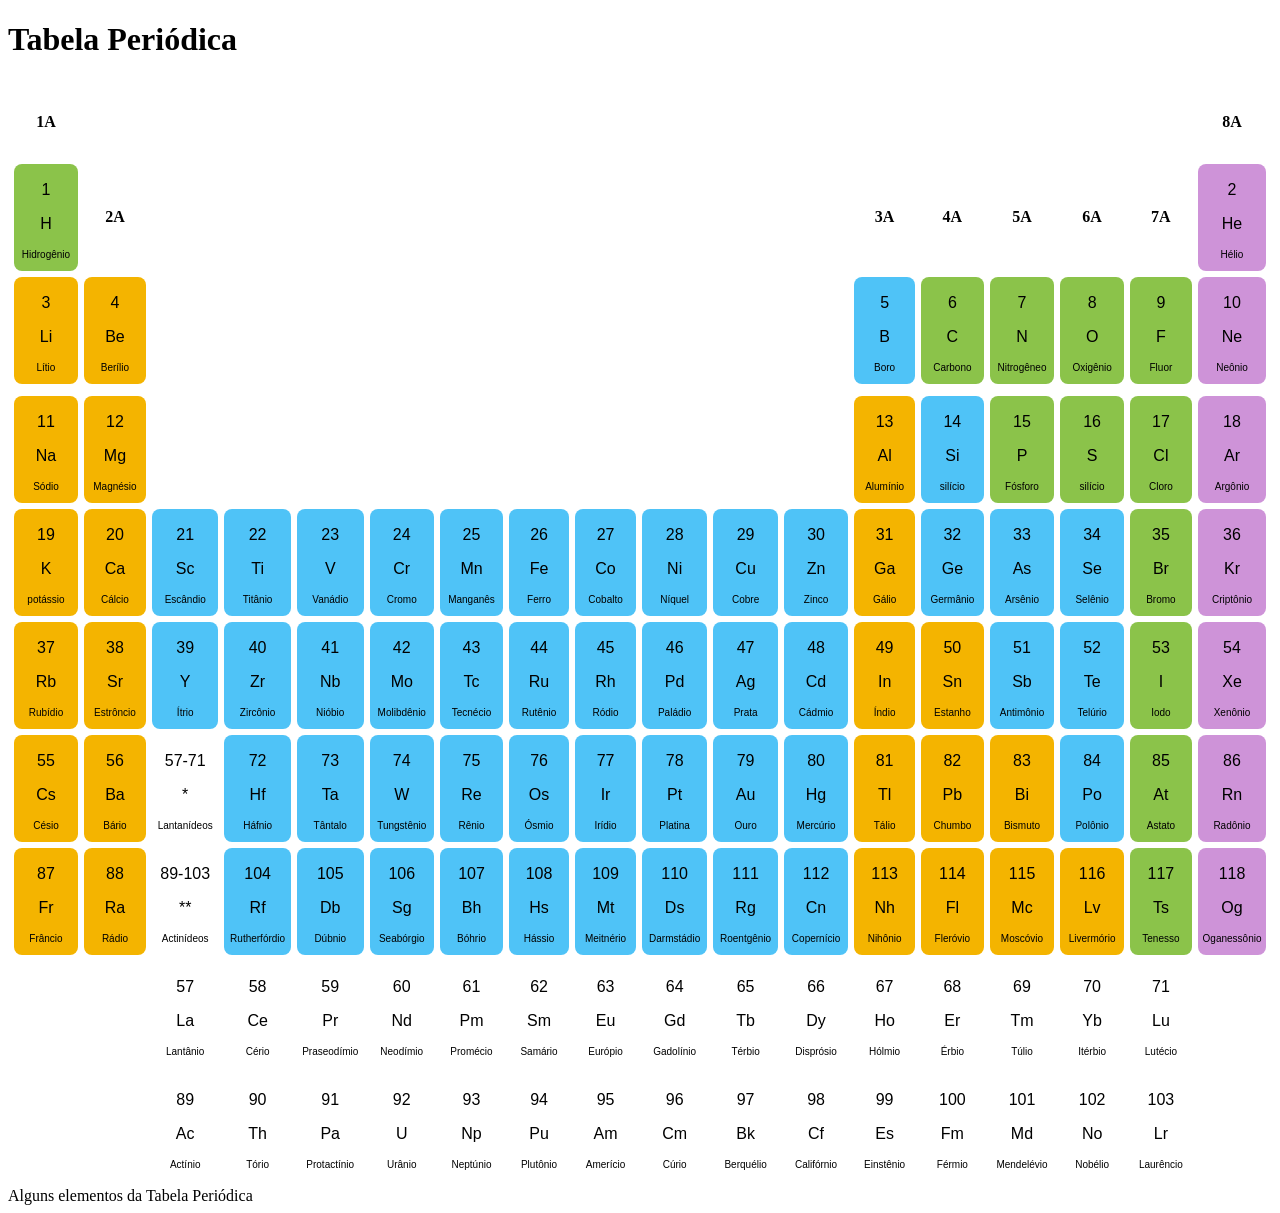
<file: PW 1/Tabela2/index.html>
<!DOCTYPE html>
<html lang="pt-br">

<head>
    <meta charset="UTF-8">
    <meta name="viewport" content="width=device-width, initial-scale=1.0">
    <link rel="stylesheet" href="CSS/estilo.css">
    <title>Tabela Periódica</title>
</head>

<body>
    <header>
        <h1> Tabela Periódica </h1>
    </header>
    <main>
        <table class="tabela-periodica">
            <tr>
                <th class="title"> 1A </th>
                <td colspan="16"></td>
                <th class="title"> 8A </th>
            </tr>
            <tr>
                <td class="nao-metal">
                    <div class="elemento naometais">
                        <p class="indice"> 1 </p>
                        <p class="sigla"> H </p>
                        <p class="nome"> Hidrogênio </p>
                    </div>
                </td>
                <th class="title"> 2A </th>
                <td colspan="10"></td>
                <th class="title"> 3A </th>
                <th class="title"> 4A </th>
                <th class="title"> 5A </th>
                <th class="title"> 6A </th>
                <th class="title"> 7A </th>

                <td class="gas">
                    <div class="elemento gasesnobres">
                        <p class="indice"> 2</p>
                        <p class="sigla"> He </p>
                        <p class="nome"> Hélio </p>
                    </div>
                </td>
            </tr>
            <tr>
                <td class="metal">
                    <div class="elemento metaisalcalinos">
                        <p class="indice"> 3 </p>
                        <p class="sigla"> Li </p>
                        <p class="nome"> Lítio </p>
                    </div>
                </td>
                <td class="metal">
                    <div class="elemento metaisalcalinosterrosos">
                        <p class="indice"> 4 </p>
                        <p class="sigla"> Be </p>
                        <p class="nome"> Berílio </p>
                    </div>
                </td>
                <td colspan="10"></td>
                <td class="metaloide">
                    <div class="elemento semimetais">
                        <p class="indice"> 5 </p>
                        <p class="sigla"> B </p>
                        <p class="nome"> Boro </p>
                    </div>
                </td>
                <td class="nao-metal">
                    <div class="elemento naometais">
                        <p class="indice"> 6 </p>
                        <p class="sigla"> C </p>
                        <p class="nome"> Carbono </p>
                    </div>
                </td>
                <td class="nao-metal">
                    <div class="elemento naometais">
                        <p class="indice"> 7 </p>
                        <p class="sigla"> N </p>
                        <p class="nome"> Nitrogêneo </p>
                    </div>
                </td>
                <td class="nao-metal">
                    <div class="elemento naometais">
                        <p class="indice"> 8 </p>
                        <p class="sigla"> O </p>
                        <p class="nome"> Oxigênio </p>
                    </div>
                </td>
                <td class="nao-metal">
                    <div class="elemento halogenios">
                        <p class="indice"> 9 </p>
                        <p class="sigla"> F </p>
                        <p class="nome"> Fluor </p>
                    </div>
                </td>
                <td class="gas">
                    <div class="elemento gasesnobres">
                        <p class="indice"> 10 </p>
                        <p class="sigla"> Ne </p>
                        <p class="nome"> Neônio </p>
                    </div>
                </td>
            <tr>
            <tr>
                <td class="metal">
                    <div class="elemento metaisalcalinos">
                        <p class="indice"> 11 </p>
                        <p class="sigla"> Na </p>
                        <p class="nome"> Sódio </p>
                    </div>
                </td>
                <td class="metal">
                    <div class="elemento metaisalcalinosterrosos">
                        <p class="indice"> 12 </p>
                        <p class="sigla"> Mg </p>
                        <p class="nome"> Magnésio </p>
                    </div>
                </td>
                <td colspan="10"></td>
                <td class="metal">
                    <div class="elemento metaisalcalinos">
                        <p class="indice"> 13 </p>
                        <p class="sigla"> Al </p>
                        <p class="nome"> Alumínio </p>
                    </div>
                </td>
                <td class="metaloide">
                    <div class="elemento semimetais">
                        <p class="indice"> 14 </p>
                        <p class="sigla"> Si </p>
                        <p class="nome"> silício </p>
                    </div>
                </td>
                <td class="nao-metal">
                    <div class="elemento naometais">
                        <p class="indice"> 15 </p>
                        <p class="sigla"> P </p>
                        <p class="nome"> Fósforo </p>
                    </div>
                </td>
                <td class="nao-metal">
                    <div class="elemento naometais">
                        <p class="indice"> 16 </p>
                        <p class="sigla"> S </p>
                        <p class="nome"> silício </p>
                    </div>
                </td>
                <td class="nao-metal">
                    <div class="elemento naometais">
                        <p class="indice"> 17 </p>
                        <p class="sigla"> Cl </p>
                        <p class="nome"> Cloro </p>
                    </div>
                </td>
                <td class="gas">
                    <div class="elemento gasesnobres">
                        <p class="indice"> 18 </p>
                        <p class="sigla"> Ar </p>
                        <p class="nome"> Argônio </p>
                    </div>
                </td>
            </tr>
            <tr>
                <td class="metal">
                    <div class="elemento metaisalcalinos">
                        <p class="indice"> 19 </p>
                        <p class="sigla"> K </p>
                        <p class="nome"> potássio </p>
                    </div>
                </td>
                <td class="metal">
                    <div class="elemento metaisalcalinosterrosos">
                        <p class="indice"> 20 </p>
                        <p class="sigla"> Ca </p>
                        <p class="nome"> Cálcio </p>
                    </div>
                </td>
                <td class="metaloide">
                    <div class="elemento metaisdetransicao">
                        <p class="indice"> 21 </p>
                        <p class="sigla"> Sc </p>
                        <p class="nome"> Escândio</p>
                    </div>
                </td>
                <td class="metaloide">
                    <div class="elemento metaisdetransicao">
                        <p class="indice"> 22 </p>
                        <p class="sigla"> Ti </p>
                        <p class="nome"> Titânio </p>
                    </div>
                </td>
                <td class="metaloide">
                    <div class="elemento metaisdetransicao">
                        <p class="indice"> 23 </p>
                        <p class="sigla"> V </p>
                        <p class="nome"> Vanádio </p>
                    </div>
                </td>
                <td class="metaloide"
                    <div class="elemento metaisdetransicao">
                        <p class="indice"> 24 </p>
                        <p class="sigla"> Cr </p>
                        <p class="nome"> Cromo </p>
                    </div>
                </td>
            
            <td class="metaloide">
                <div class="elemento metaisdetransicao">
                    <p class="indice"> 25 </p>
                    <p class="sigla"> Mn </p>
                    <p class="nome"> Manganês </p>
                </div>
            </td>

            <td class="metaloide">
                <div class="elemento metaisdetransicao">
                    <p class="indice"> 26 </p>
                    <p class="sigla"> Fe </p>
                    <p class="nome"> Ferro </p>
                </div>
            </td>

            <td class="metaloide">
                <div class="elemento metaisdetransicao">
                    <p class="indice"> 27 </p>
                    <p class="sigla"> Co </p>
                    <p class="nome"> Cobalto </p>
                </div>
            </td>

            <td class="metaloide">
                <div class="elemento metaisdetransicao">
                    <p class="indice"> 28 </p>
                    <p class="sigla"> Ni </p>
                    <p class="nome"> Níquel </p>
                </div>
            </td>

            <td class="metaloide">
                <div class="elemento metaisdetransicao">
                    <p class="indice"> 29 </p>
                    <p class="sigla"> Cu </p>
                    <p class="nome"> Cobre </p>
                </div>
            </td>

            <td class="metaloide">
                <div class="elemento metaisdetransicao">
                    <p class="indice"> 30 </p>
                    <p class="sigla"> Zn </p>
                    <p class="nome"> Zinco </p>
                </div>
            </td>

            <td class="metal">
                <div class="elemento metais">
                    <p class="indice"> 31 </p>
                    <p class="sigla"> Ga </p>
                    <p class="nome"> Gálio </p>
                </div>
            </td>

            <td class="metaloide">
                <div class="elemento semimetais">
                    <p class="indice"> 32 </p>
                    <p class="sigla"> Ge </p>
                    <p class="nome"> Germânio </p>
                </div>
            </td>

            <td class="metaloide"
                <div class="elemento semimetais">
                    <p class="indice"> 33 </p>
                    <p class="sigla"> As </p>
                    <p class="nome"> Arsênio </p>
                </div>
            </td>

            <td class="metaloide">
                <div class="elemento naometais">
                    <p class="indice"> 34 </p>
                    <p class="sigla"> Se </p>
                    <p class="nome"> Selênio </p>
                </div>
            </td>

            <td class="nao-metal">
                <div class="elemento halogenios">
                    <p class="indice"> 35 </p>
                    <p class="sigla"> Br </p>
                    <p class="nome"> Bromo </p>
                </div>
            </td>

            <td class="gas">
                <div class="elemento gasesnobres">
                    <p class="indice"> 36 </p>
                    <p class="sigla"> Kr </p>
                    <p class="nome"> Criptônio </p>
                </div>
            </td>
            </tr>

            <tr>
                <td class="metal">
                    <div class="elemento metaisalcalinos">
                        <p class="indice"> 37 </p>
                        <p class="sigla"> Rb </p>
                        <p class="nome"> Rubídio </p>
                    </div>
                </td>
                <td class="metal">
                    <div class="elemento metaisalcalinosterrosos">
                        <p class="indice"> 38 </p>
                        <p class="sigla"> Sr </p>
                        <p class="nome"> Estrôncio </p>
                    </div>
                </td>
                <td class="metaloide">
                    <div class="elemento metaisdetransicao">
                        <p class="indice"> 39 </p>
                        <p class="sigla"> Y </p>
                        <p class="nome"> Ítrio </p>
                    </div>
                </td>
                <td class="metaloide">
                    <div class="elemento metaisdetransicao">
                        <p class="indice"> 40 </p>
                        <p class="sigla"> Zr </p>
                        <p class="nome"> Zircônio </p>
                    </div>
                </td>
                <td class="metaloide">
                    <div class="elemento metaisdetransicao">
                        <p class="indice"> 41 </p>
                        <p class="sigla"> Nb </p>
                        <p class="nome"> Nióbio </p>
                    </div>
                </td>
                <td class="metaloide">
                    <div class="elemento metaisdetransicao">
                        <p class="indice"> 42 </p>
                        <p class="sigla"> Mo </p>
                        <p class="nome"> Molibdênio </p>
                    </div>
                </td>
                <td class="metaloide">
                    <div class="elemento metaisdetransicao">
                        <p class="indice"> 43 </p>
                        <p class="sigla"> Tc </p>
                        <p class="nome"> Tecnécio </p>
                    </div>
                </td>
                <td class="metaloide">
                    <div class="elemento metaisdetransicao">
                        <p class="indice"> 44 </p>
                        <p class="sigla"> Ru </p>
                        <p class="nome"> Rutênio </p>
                    </div>
                </td>
                <td class="metaloide">
                    <div class="elemento metaisdetransicao">
                        <p class="indice"> 45 </p>
                        <p class="sigla"> Rh </p>
                        <p class="nome"> Ródio </p>
                    </div>
                </td>
                <td class="metaloide">
                    <div class="elemento metaisdetransicao">
                        <p class="indice"> 46 </p>
                        <p class="sigla"> Pd </p>
                        <p class="nome"> Paládio </p>
                    </div>
                </td>
                <td class="metaloide">
                    <div class="elemento metaisdetransicao">
                        <p class="indice"> 47 </p>
                        <p class="sigla"> Ag </p>
                        <p class="nome"> Prata </p>
                    </div>
                </td>
                <td class="metaloide">
                    <div class="elemento metaisdetransicao">
                        <p class="indice"> 48 </p>
                        <p class="sigla"> Cd </p>
                        <p class="nome"> Cádmio </p>
                    </div>
                </td>
                <td class="metal">
                    <div class="elemento metais">
                        <p class="indice"> 49 </p>
                        <p class="sigla"> In </p>
                        <p class="nome"> Índio </p>
                    </div>
                </td>
                <td class="metal">
                    <div class="elemento metais">
                        <p class="indice"> 50 </p>
                        <p class="sigla"> Sn </p>
                        <p class="nome"> Estanho </p>
                    </div>
                </td>
                <td class="metaloide">
                    <div class="elemento semimetais">
                        <p class="indice"> 51 </p>
                        <p class="sigla"> Sb </p>
                        <p class="nome"> Antimônio </p>
                    </div>
                </td>
                <td class="metaloide">
                    <div class="elemento semimetais">
                        <p class="indice"> 52 </p>
                        <p class="sigla"> Te </p>
                        <p class="nome"> Telúrio </p>
                    </div>
                </td>
                <td class="nao-metal">
                    <div class="elemento halogenios">
                        <p class="indice"> 53 </p>
                        <p class="sigla"> I </p>
                        <p class="nome"> Iodo </p>
                    </div>
                </td>
                <td class="gas">
                    <div class="elemento gasesnobres">
                        <p class="indice"> 54 </p>
                        <p class="sigla"> Xe </p>
                        <p class="nome"> Xenônio </p>
                    </div>
                </td>
            </tr>
            <tr>
                <td class="metal">
                    <div class="elemento metaisalcalinos">
                        <p class="indice">55</p>
                        <p class="sigla">Cs</p>
                        <p class="nome">Césio</p>
                    </div>
                </td>

                <td class="metal">
                    <div class="elemento metaisalcalinosterrosos">
                        <p class="indice">56</p>
                        <p class="sigla">Ba</p>
                        <p class="nome">Bário</p>
                    </div>
                </td>

                <td class="">
                    <div class="elemento lantanideos">
                        <p class="indice">57-71</p>
                        <p class="sigla">*</p>
                        <p class="nome">Lantanídeos</p>
                    </div>
                </td>

                <td class="metaloide">
                    <div class="elemento metaisdetransicao">
                        <p class="indice">72</p>
                        <p class="sigla">Hf</p>
                        <p class="nome">Háfnio</p>
                    </div>
                </td>

                <td class="metaloide">
                    <div class="elemento metaisdetransicao">
                        <p class="indice">73</p>
                        <p class="sigla">Ta</p>
                        <p class="nome">Tântalo</p>
                    </div>
                </td>

                <td class="metaloide">
                    <div class="elemento metaisdetransicao">
                        <p class="indice">74</p>
                        <p class="sigla">W</p>
                        <p class="nome">Tungstênio</p>
                    </div>
                </td>

                <td class="metaloide">
                    <div class="elemento metaisdetransicao">
                        <p class="indice">75</p>
                        <p class="sigla">Re</p>
                        <p class="nome">Rênio</p>
                    </div>
                </td>

                <td class="metaloide">
                    <div class="elemento metaisdetransicao">
                        <p class="indice">76</p>
                        <p class="sigla">Os</p>
                        <p class="nome">Ósmio</p>
                    </div>
                </td>

                <td class="metaloide">
                    <div class="elemento metaisdetransicao">
                        <p class="indice">77</p>
                        <p class="sigla">Ir</p>
                        <p class="nome">Irídio</p>
                    </div>
                </td>

                <td class="metaloide">
                    <div class="elemento metaisdetransicao">
                        <p class="indice">78</p>
                        <p class="sigla">Pt</p>
                        <p class="nome">Platina</p>
                    </div>
                </td>

                <td class="metaloide">
                    <div class="elemento metaisdetransicao">
                        <p class="indice">79</p>
                        <p class="sigla">Au</p>
                        <p class="nome">Ouro</p>
                    </div>
                </td>

                <td class="metaloide">
                    <div class="elemento metaisdetransicao">
                        <p class="indice">80</p>
                        <p class="sigla">Hg</p>
                        <p class="nome">Mercúrio</p>
                    </div>
                </td>

                <td class="metal">
                    <div class="elemento metais">
                        <p class="indice">81</p>
                        <p class="sigla">Tl</p>
                        <p class="nome">Tálio</p>
                    </div>
                </td>

                <td class="metal">
                    <div class="elemento metais">
                        <p class="indice">82</p>
                        <p class="sigla">Pb</p>
                        <p class="nome">Chumbo</p>
                    </div>
                </td>

                <td class="metal">
                    <div class="elemento metais">
                        <p class="indice">83</p>
                        <p class="sigla">Bi</p>
                        <p class="nome">Bismuto</p>
                    </div>
                </td>

                <td class="metaloide">
                    <div class="elemento semimetais">
                        <p class="indice">84</p>
                        <p class="sigla">Po</p>
                        <p class="nome">Polônio</p>
                    </div>
                </td>

                <td class="nao-metal">
                    <div class="elemento halogenios">
                        <p class="indice">85</p>
                        <p class="sigla">At</p>
                        <p class="nome">Astato</p>
                    </div>
                </td>

                <td class="gas">
                    <div class="elemento gasesnobres">
                        <p class="indice">86</p>
                        <p class="sigla">Rn</p>
                        <p class="nome">Radônio</p>
                    </div>
                </td>
            </tr>
            <tr>
                <td class="metal">
                    <div class="elemento metaisalcalinos">
                        <p class="indice">87</p>
                        <p class="sigla">Fr</p>
                        <p class="nome">Frâncio</p>
                    </div>
                </td>

                <td class="metal">
                    <div class="elemento metaisalcalinosterrosos">
                        <p class="indice">88</p>
                        <p class="sigla">Ra</p>
                        <p class="nome">Rádio</p>
                    </div>
                </td>

                <td class="">
                    <div class="elemento actinideos">
                        <p class="indice">89-103</p>
                        <p class="sigla">**</p>
                        <p class="nome">Actinídeos</p>
                    </div>
                </td>

                <td class="metaloide">
                    <div class="elemento metaisdetransicao">
                        <p class="indice">104</p>
                        <p class="sigla">Rf</p>
                        <p class="nome">Rutherfórdio</p>
                    </div>
                </td>

                <td class="metaloide">
                    <div class="elemento metaisdetransicao">
                        <p class="indice">105</p>
                        <p class="sigla">Db</p>
                        <p class="nome">Dúbnio</p>
                    </div>
                </td>

                <td class="metaloide">
                    <div class="elemento metaisdetransicao">
                        <p class="indice">106</p>
                        <p class="sigla">Sg</p>
                        <p class="nome">Seabórgio</p>
                    </div>
                </td>

                <td class="metaloide">
                    <div class="elemento metaisdetransicao">
                        <p class="indice">107</p>
                        <p class="sigla">Bh</p>
                        <p class="nome">Bóhrio</p>
                    </div>
                </td>

                <td class="metaloide">
                    <div class="elemento metaisdetransicao">
                        <p class="indice">108</p>
                        <p class="sigla">Hs</p>
                        <p class="nome">Hássio</p>
                    </div>
                </td>

                <td class="metaloide">
                    <div class="elemento metaisdetransicao">
                        <p class="indice">109</p>
                        <p class="sigla">Mt</p>
                        <p class="nome">Meitnério</p>
                    </div>
                </td>

                <td class="metaloide">
                    <div class="elemento metaisdetransicao">
                        <p class="indice">110</p>
                        <p class="sigla">Ds</p>
                        <p class="nome">Darmstádio</p>
                    </div>
                </td>

                <td class="metaloide">
                    <div class="elemento metaisdetransicao">
                        <p class="indice">111</p>
                        <p class="sigla">Rg</p>
                        <p class="nome">Roentgênio</p>
                    </div>
                </td>

                <td class="metaloide">
                    <div class="elemento metaisdetransicao">
                        <p class="indice">112</p>
                        <p class="sigla">Cn</p>
                        <p class="nome">Copernício</p>
                    </div>
                </td>

                <td class="metal">
                    <div class="elemento metais">
                        <p class="indice">113</p>
                        <p class="sigla">Nh</p>
                        <p class="nome">Nihônio</p>
                    </div>
                </td>

                <td class="metal">
                    <div class="elemento metais">
                        <p class="indice">114</p>
                        <p class="sigla">Fl</p>
                        <p class="nome">Fleróvio</p>
                    </div>
                </td>

                <td class="metal">
                    <div class="elemento metais">
                        <p class="indice">115</p>
                        <p class="sigla">Mc</p>
                        <p class="nome">Moscóvio</p>
                    </div>
                </td>

                <td class="metal">
                    <div class="elemento metais">
                        <p class="indice">116</p>
                        <p class="sigla">Lv</p>
                        <p class="nome">Livermório</p>
                    </div>
                </td>

                <td class="nao-metal">
                    <div class="elemento halogenios">
                        <p class="indice">117</p>
                        <p class="sigla">Ts</p>
                        <p class="nome">Tenesso</p>
                    </div>
                </td>

                <td class="gas">
                    <div class="elemento gasesnobres">
                        <p class="indice">118</p>
                        <p class="sigla">Og</p>
                        <p class="nome">Oganessônio</p>
                    </div>
                </td>
            </tr>
            <tr>
                <td colspan="2"></td>

                <td>
                    <div class="elemento lantanideos">
                        <p class="indice">57</p>
                        <p class="sigla">La</p>
                        <p class="nome">Lantânio</p>
                    </div>
                </td>

                <td>
                    <div class="elemento lantanideos">
                        <p class="indice">58</p>
                        <p class="sigla">Ce</p>
                        <p class="nome">Cério</p>
                    </div>
                </td>

                <td>
                    <div class="elemento lantanideos">
                        <p class="indice">59</p>
                        <p class="sigla">Pr</p>
                        <p class="nome">Praseodímio</p>
                    </div>
                </td>

                <td>
                    <div class="elemento lantanideos">
                        <p class="indice">60</p>
                        <p class="sigla">Nd</p>
                        <p class="nome">Neodímio</p>
                    </div>
                </td>

                <td>
                    <div class="elemento lantanideos">
                        <p class="indice">61</p>
                        <p class="sigla">Pm</p>
                        <p class="nome">Promécio</p>
                    </div>
                </td>

                <td>
                    <div class="elemento lantanideos">
                        <p class="indice">62</p>
                        <p class="sigla">Sm</p>
                        <p class="nome">Samário</p>
                    </div>
                </td>

                <td>
                    <div class="elemento lantanideos">
                        <p class="indice">63</p>
                        <p class="sigla">Eu</p>
                        <p class="nome">Európio</p>
                    </div>
                </td>

                <td>
                    <div class="elemento lantanideos">
                        <p class="indice">64</p>
                        <p class="sigla">Gd</p>
                        <p class="nome">Gadolínio</p>
                    </div>
                </td>

                <td>
                    <div class="elemento lantanideos">
                        <p class="indice">65</p>
                        <p class="sigla">Tb</p>
                        <p class="nome">Térbio</p>
                    </div>
                </td>

                <td>
                    <div class="elemento lantanideos">
                        <p class="indice">66</p>
                        <p class="sigla">Dy</p>
                        <p class="nome">Disprósio</p>
                    </div>
                </td>

                <td>
                    <div class="elemento lantanideos">
                        <p class="indice">67</p>
                        <p class="sigla">Ho</p>
                        <p class="nome">Hólmio</p>
                    </div>
                </td>

                <td>
                    <div class="elemento lantanideos">
                        <p class="indice">68</p>
                        <p class="sigla">Er</p>
                        <p class="nome">Érbio</p>
                    </div>
                </td>

                <td>
                    <div class="elemento lantanideos">
                        <p class="indice">69</p>
                        <p class="sigla">Tm</p>
                        <p class="nome">Túlio</p>
                    </div>
                </td>

                <td>
                    <div class="elemento lantanideos">
                        <p class="indice">70</p>
                        <p class="sigla">Yb</p>
                        <p class="nome">Itérbio</p>
                    </div>
                </td>

                <td>
                    <div class="elemento lantanideos">
                        <p class="indice">71</p>
                        <p class="sigla">Lu</p>
                        <p class="nome">Lutécio</p>
                    </div>
                </td>
            </tr>
            <tr>
                <td colspan="2"></td>

                <td>
                    <div class="elemento actinideos">
                        <p class="indice">89</p>
                        <p class="sigla">Ac</p>
                        <p class="nome">Actínio</p>
                    </div>
                </td>

                <td>
                    <div class="elemento actinideos">
                        <p class="indice">90</p>
                        <p class="sigla">Th</p>
                        <p class="nome">Tório</p>
                    </div>
                </td>

                <td>
                    <div class="elemento actinideos">
                        <p class="indice">91</p>
                        <p class="sigla">Pa</p>
                        <p class="nome">Protactínio</p>
                    </div>
                </td>

                <td>
                    <div class="elemento actinideos">
                        <p class="indice">92</p>
                        <p class="sigla">U</p>
                        <p class="nome">Urânio</p>
                    </div>
                </td>

                <td>
                    <div class="elemento actinideos">
                        <p class="indice">93</p>
                        <p class="sigla">Np</p>
                        <p class="nome">Neptúnio</p>
                    </div>
                </td>

                <td>
                    <div class="elemento actinideos">
                        <p class="indice">94</p>
                        <p class="sigla">Pu</p>
                        <p class="nome">Plutônio</p>
                    </div>
                </td>

                <td>
                    <div class="elemento actinideos">
                        <p class="indice">95</p>
                        <p class="sigla">Am</p>
                        <p class="nome">Amerício</p>
                    </div>
                </td>

                <td>
                    <div class="elemento actinideos">
                        <p class="indice">96</p>
                        <p class="sigla">Cm</p>
                        <p class="nome">Cúrio</p>
                    </div>
                </td>

                <td>
                    <div class="elemento actinideos">
                        <p class="indice">97</p>
                        <p class="sigla">Bk</p>
                        <p class="nome">Berquélio</p>
                    </div>
                </td>

                <td>
                    <div class="elemento actinideos">
                        <p class="indice">98</p>
                        <p class="sigla">Cf</p>
                        <p class="nome">Califórnio</p>
                    </div>
                </td>

                <td>
                    <div class="elemento actinideos">
                        <p class="indice">99</p>
                        <p class="sigla">Es</p>
                        <p class="nome">Einstênio</p>
                    </div>
                </td>

                <td>
                    <div class="elemento actinideos">
                        <p class="indice">100</p>
                        <p class="sigla">Fm</p>
                        <p class="nome">Férmio</p>
                    </div>
                </td>

                <td>
                    <div class="elemento actinideos">
                        <p class="indice">101</p>
                        <p class="sigla">Md</p>
                        <p class="nome">Mendelévio</p>
                    </div>
                </td>

                <td>
                    <div class="elemento actinideos">
                        <p class="indice">102</p>
                        <p class="sigla">No</p>
                        <p class="nome">Nobélio</p>
                    </div>
                </td>

                <td>
                    <div class="elemento actinideos">
                        <p class="indice">103</p>
                        <p class="sigla">Lr</p>
                        <p class="nome">Laurêncio</p>
                    </div>
                </td>
            </tr>
        </table>
    </main>
    <footer>
        Alguns elementos da Tabela Periódica
    </footer>
</body>

</html>
</file>
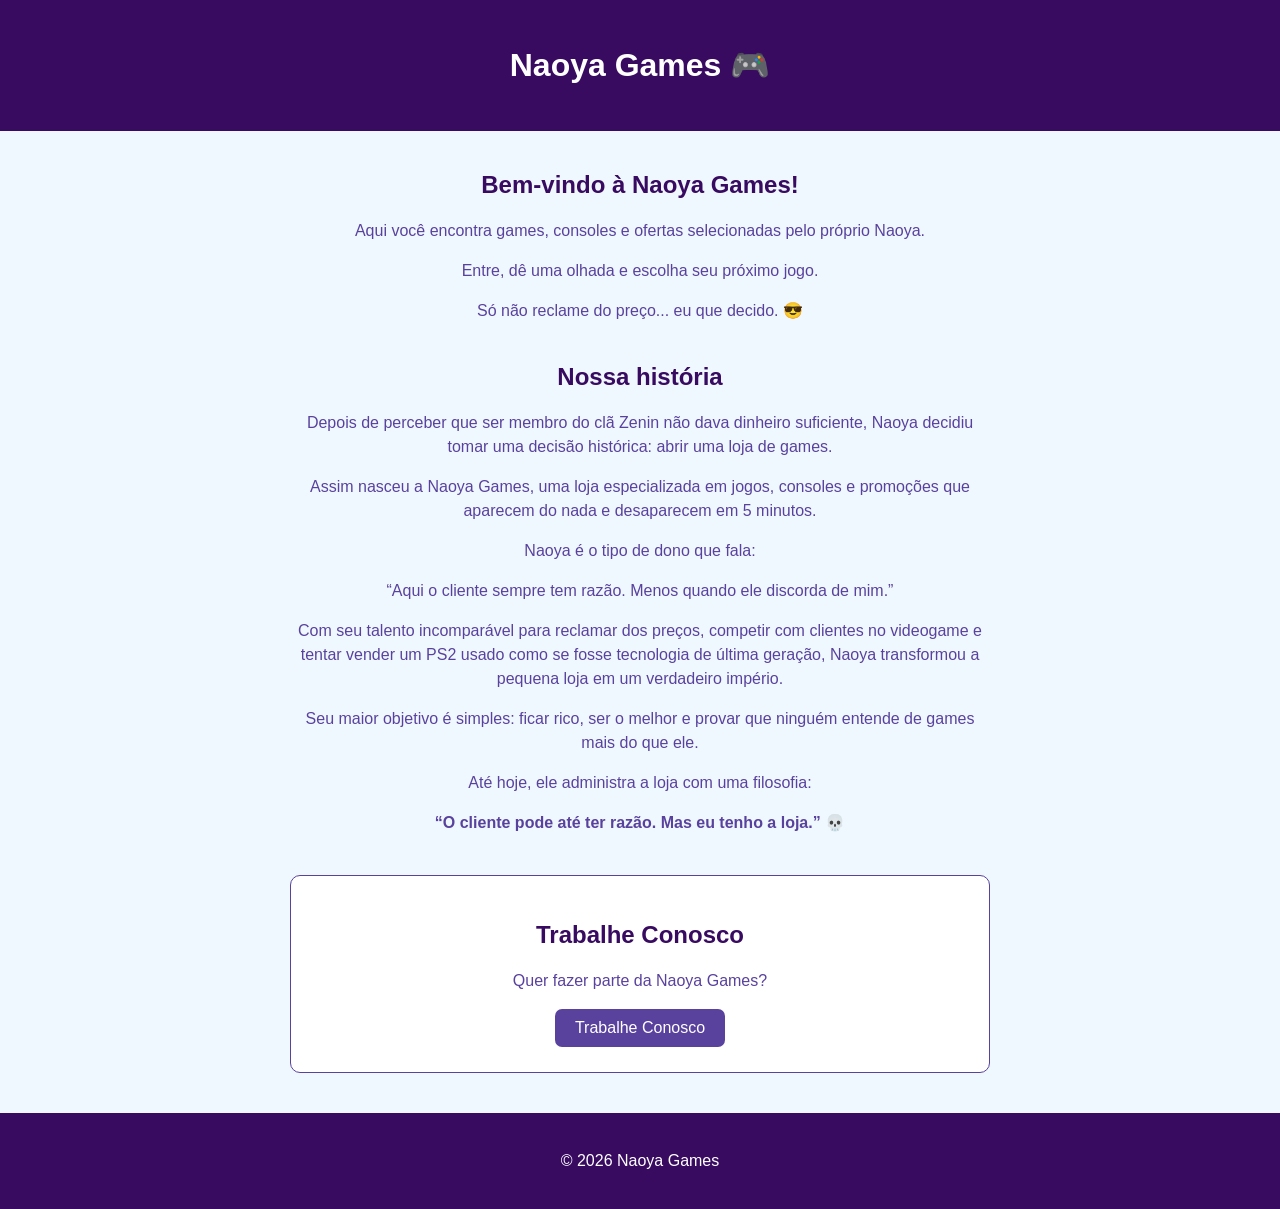
<file: PW 1/trabalhe Conosco, Formulário/index.html>
<!DOCTYPE html>
<html lang="pt-BR">
<head>
    <meta charset="UTF-8">
    <meta name="viewport" content="width=device-width, initial-scale=1.0">
    <link rel="stylesheet" href="CSS/style.css">
    <title>Naoya Games</title>
</head>

<body>
    <header>
        <h1>Naoya Games 🎮</h1>
    </header>

    <main>
        <section>
            <h2>Bem-vindo à Naoya Games!</h2>
            <p>Aqui você encontra games, consoles e ofertas selecionadas pelo próprio Naoya.</p>
            <p>Entre, dê uma olhada e escolha seu próximo jogo.</p>
            <p>Só não reclame do preço... eu que decido. 😎</p>
        </section>

        <section>
            <h2>Nossa história</h2>
            <p>Depois de perceber que ser membro do clã Zenin não dava dinheiro suficiente, Naoya decidiu tomar uma decisão histórica: abrir uma loja de games.</p>
            <p>Assim nasceu a Naoya Games, uma loja especializada em jogos, consoles e promoções que aparecem do nada e desaparecem em 5 minutos.</p>
            <p>Naoya é o tipo de dono que fala:</p>
            <p>“Aqui o cliente sempre tem razão. Menos quando ele discorda de mim.”</p>
            <p>Com seu talento incomparável para reclamar dos preços, competir com clientes no videogame e tentar vender um PS2 usado como se fosse tecnologia de última geração, Naoya transformou a pequena loja em um verdadeiro império.</p>
            <p>Seu maior objetivo é simples: ficar rico, ser o melhor e provar que ninguém entende de games mais do que ele.</p>
            <p>Até hoje, ele administra a loja com uma filosofia:</p>
            <p><strong>“O cliente pode até ter razão. Mas eu tenho a loja.” 💀</strong></p>
        </section>

        <section class="trabalhe">
            <h2>Trabalhe Conosco</h2>
            <p>Quer fazer parte da Naoya Games?</p>
            <a href="Page/formulario.html">Trabalhe Conosco</a>
        </section>
    </main>

    <footer>
        <p>&copy; 2026 Naoya Games</p>
    </footer>
</body>
</html>
</file>
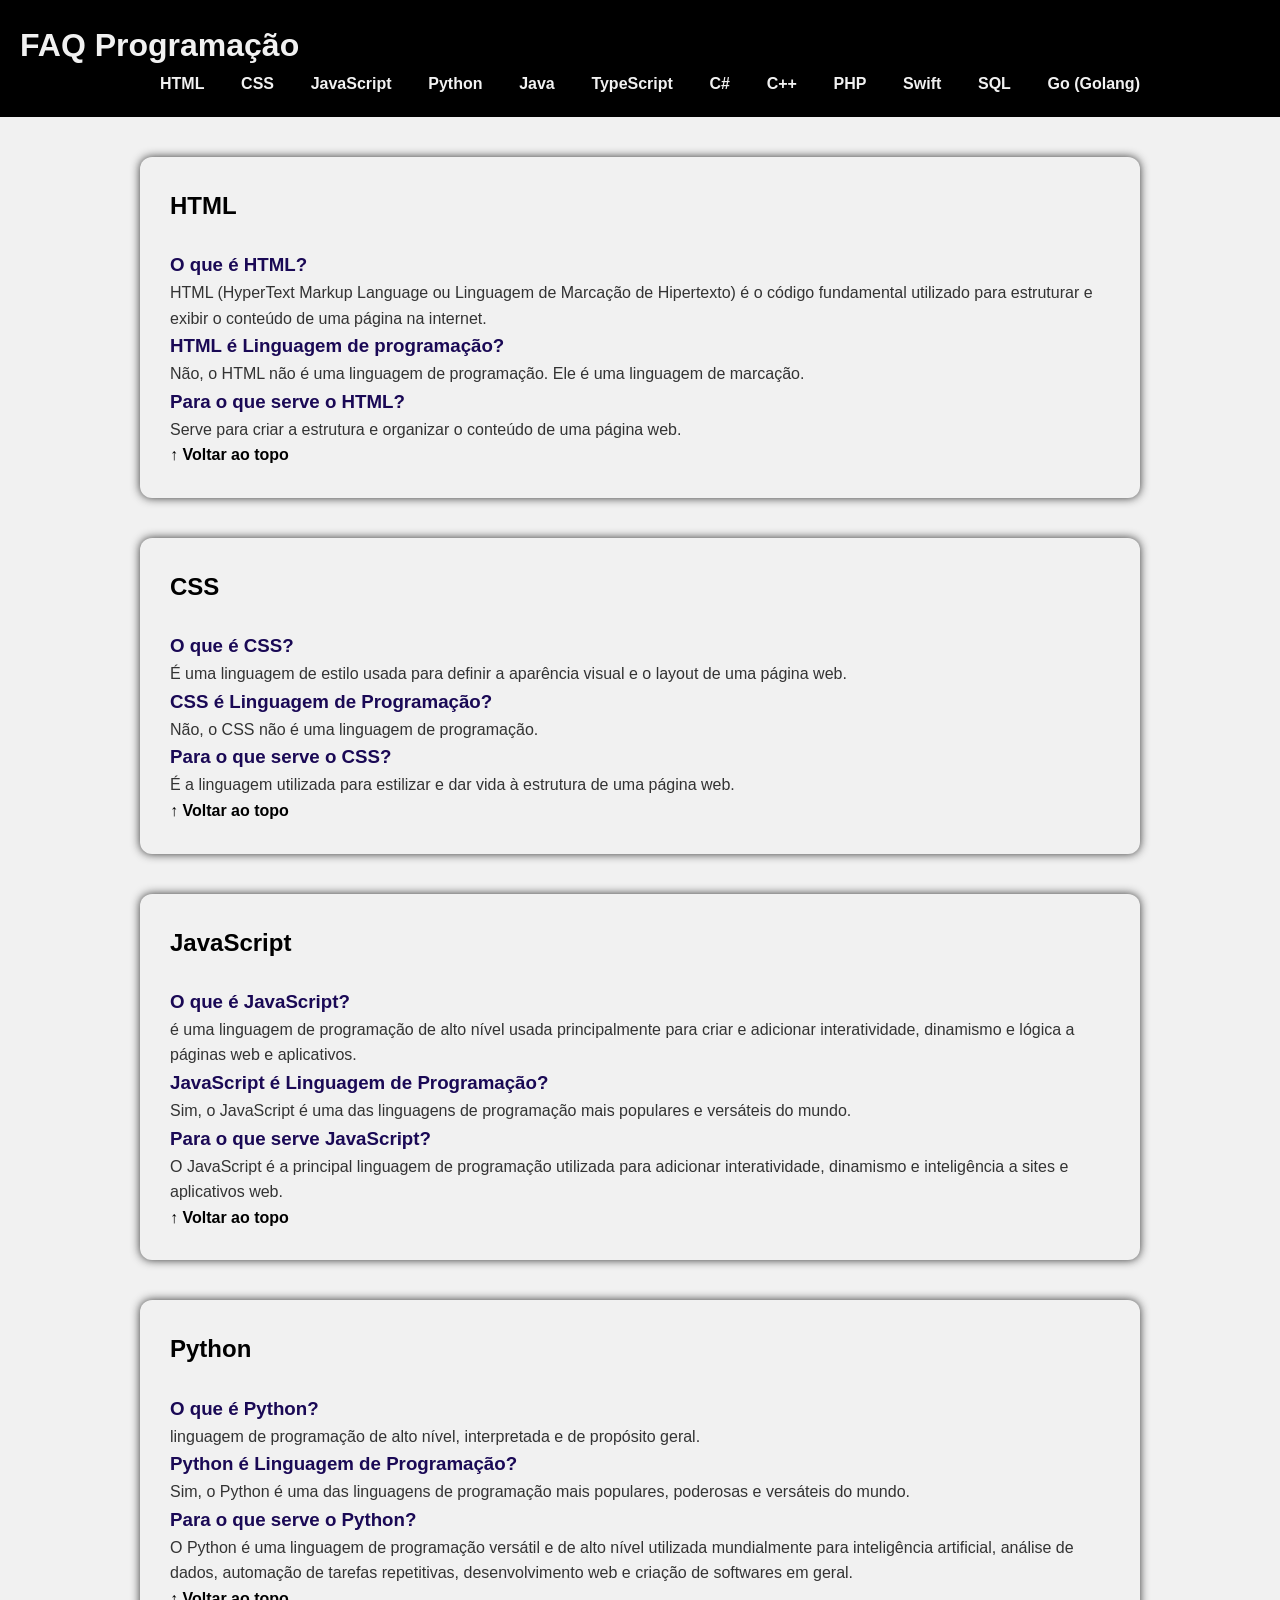
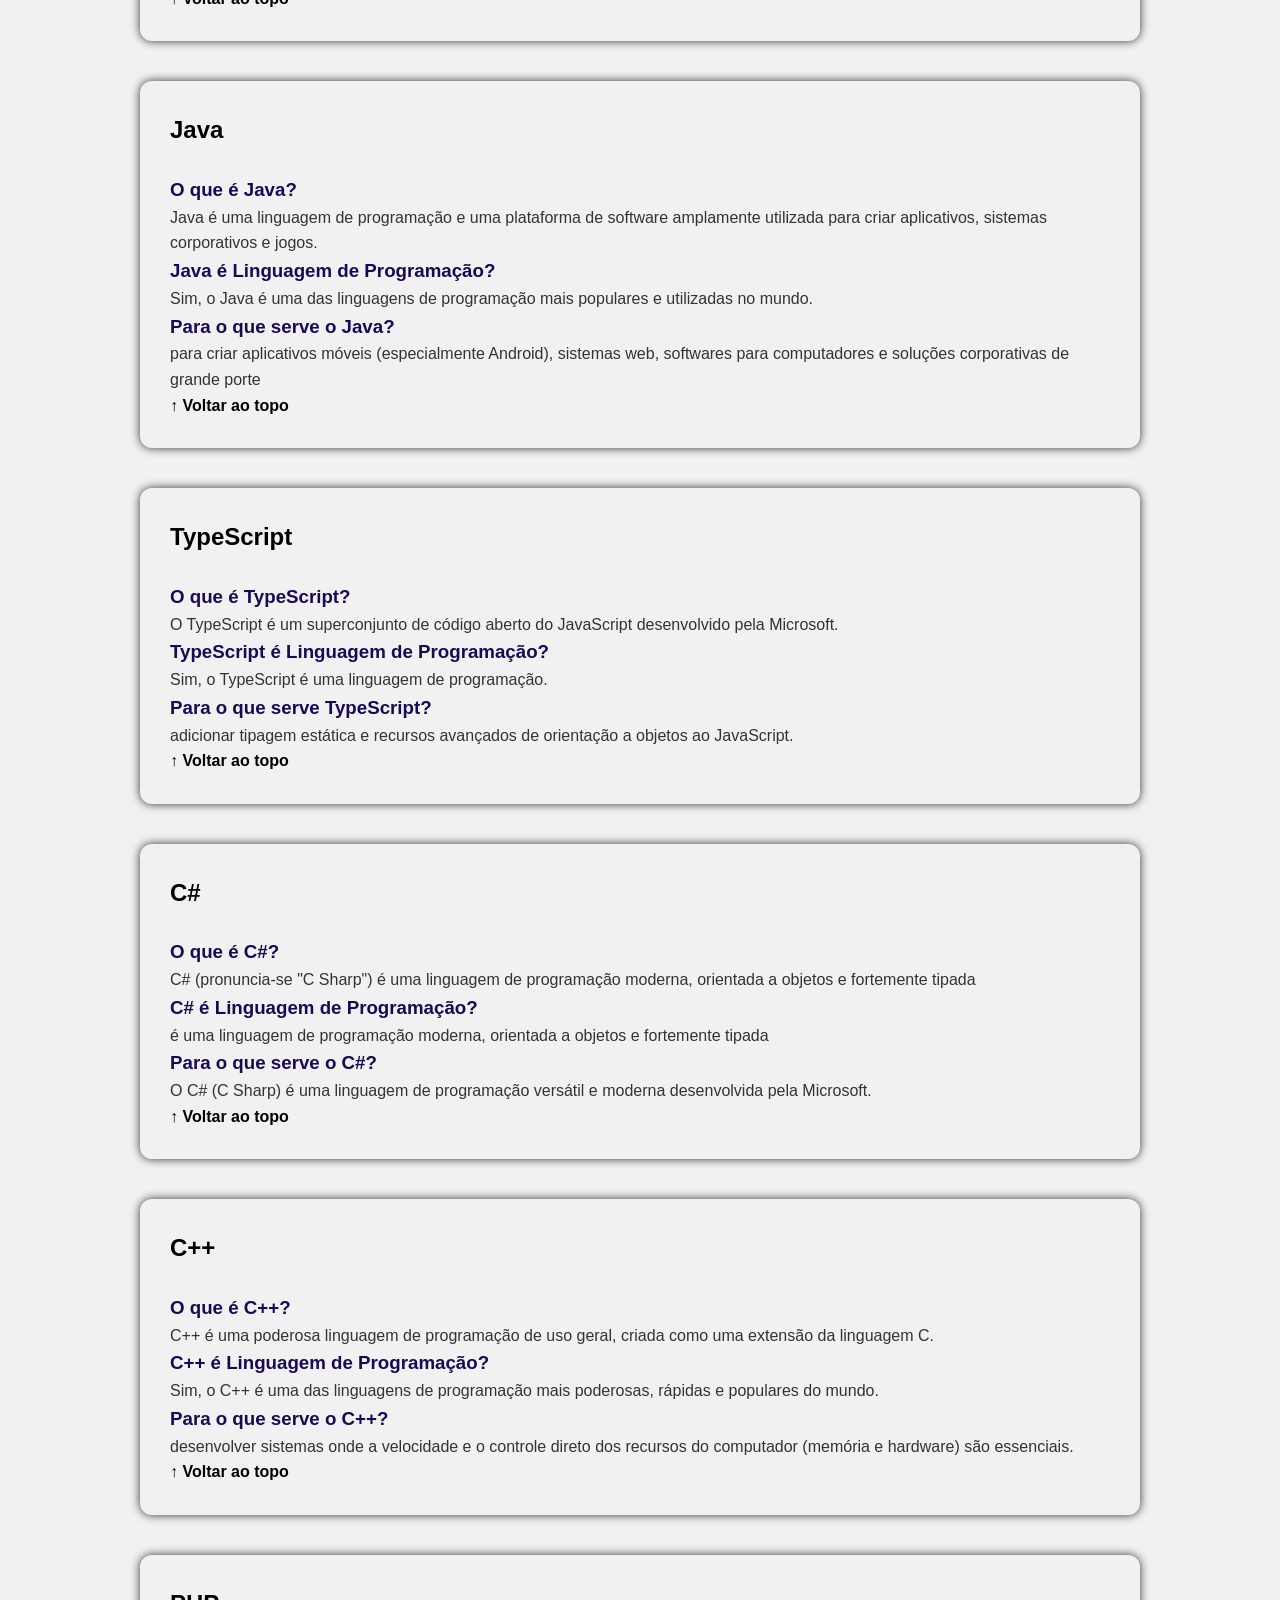
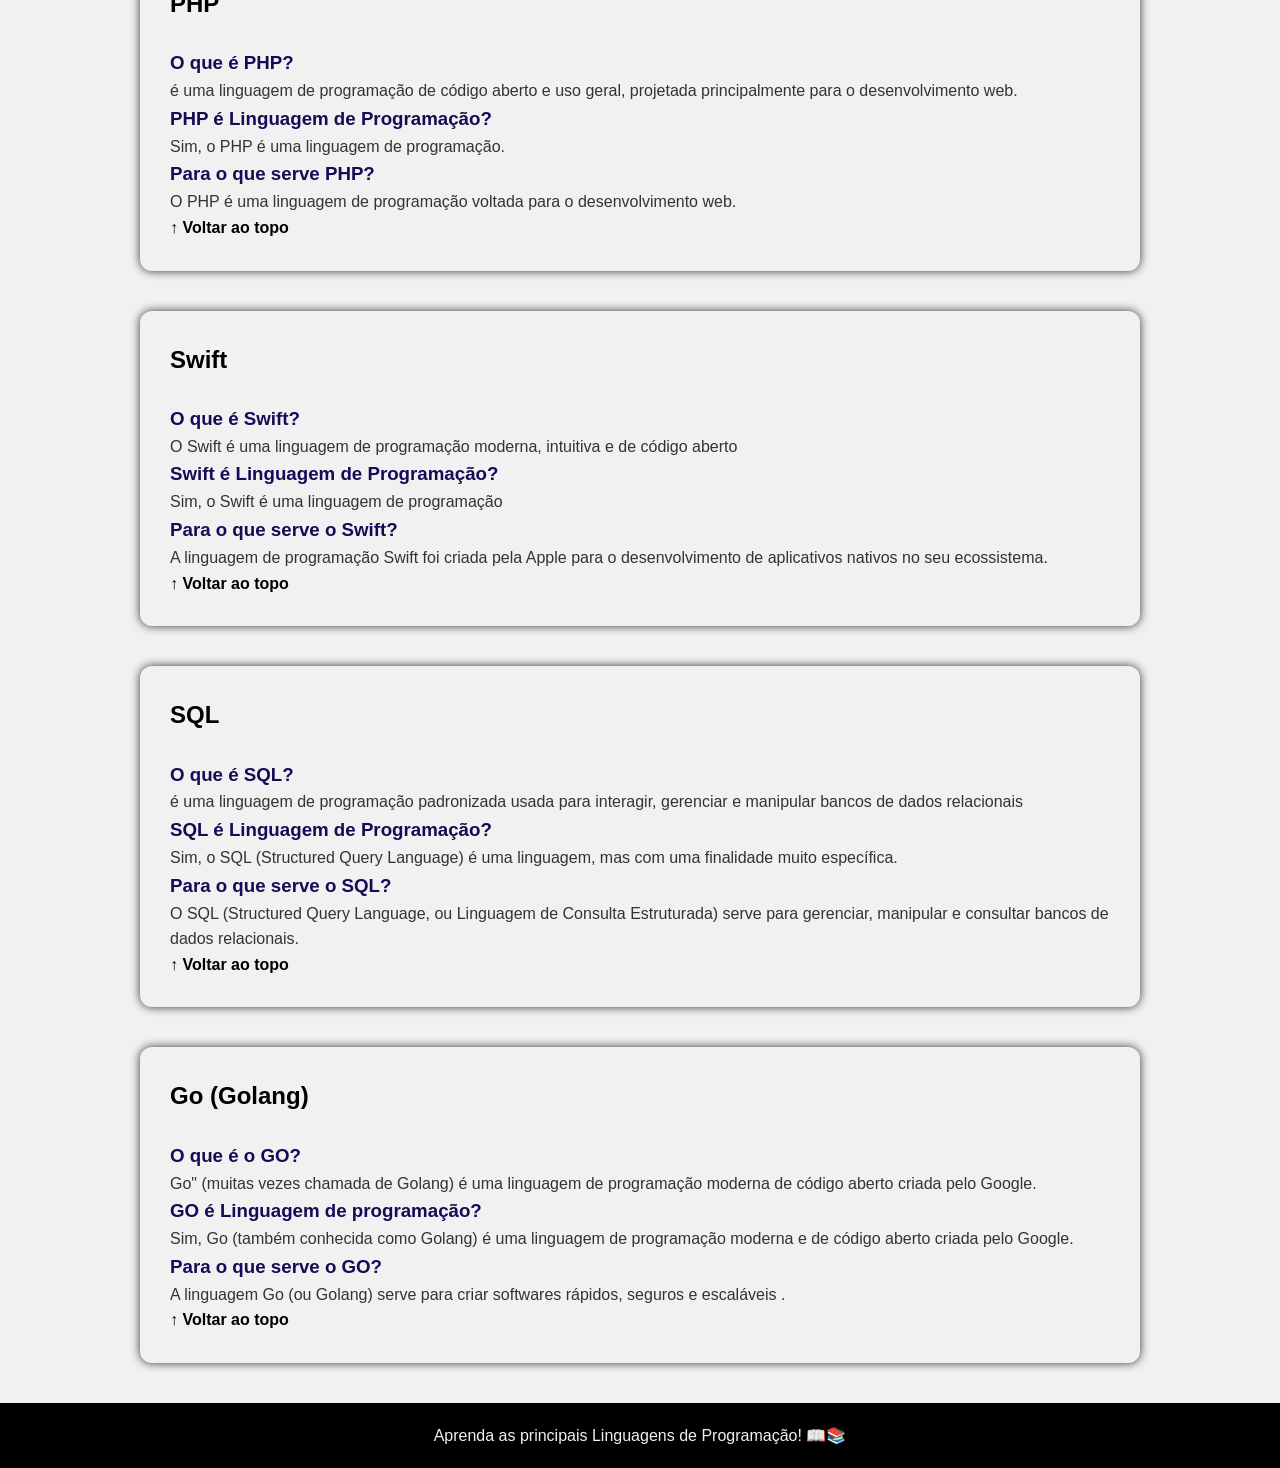
<file: PW 1/Trabalho_FAQ/index.html>
<!DOCTYPE html>
<html lang="pt-br">
<head>
    <meta charset="UTF-8">
    <meta name="viewport" content="width=device-width, initial-scale=1.0">
    <link rel="stylesheet" href="CSS/estilo.css">
    <title>FAQ - Linguagem de Programação </title>
</head>
<body>
    <a id="topo"></a>
    <header id="topo">
        <div>
            <h1>FAQ Programação</h1>
            <nav class="container-menu">
                <a href="#html"> HTML </a>
                <a href="#CSS"> CSS </a>
                <a href="#javascript"> JavaScript </a>
                <a href="#Python"> Python </a>
                <a href="#Java"> Java </a>
                <a href="#TypeScript">TypeScript</a>
                <a href="#C#"> C# </a>
                <a href="#C++"> C++ </a>
                <a href="#PHP">PHP</a>
                <a href="#Swift">Swift</a>
                <a href="#SQL">SQL</a>
                <a href="#Go">Go (Golang)</a>
            </nav>
        </div>
    </header>
    <main>
        <section id="html" class="card">
            <h2> HTML </h2>
            <div class="textos_principais">
                <h3>O que é HTML?</h3>
                <p>HTML (HyperText Markup Language ou Linguagem de Marcação de Hipertexto) é o código fundamental utilizado para estruturar e exibir o conteúdo de uma página na internet.</p>
            </div>
            <div class="textos_principais">
                <h3>HTML é Linguagem de programação?</h3>
                <p>Não, o HTML não é uma linguagem de programação. Ele é uma linguagem de marcação.</p>
            </div>
            <div class="textos_principais">
                <h3>Para o que serve o HTML?</h3>
                <p>Serve para criar a estrutura e organizar o conteúdo de uma página web.</p>
            </div>
            <a href="#topo" class="voltar"> ↑ Voltar ao topo </a>    
        </section>
        <section id="CSS" class="card">
            <h2> CSS </h2>
            <div class="textos_principais">
                <h3> O que é CSS? </h3>
                <p>É uma linguagem de estilo usada para definir a aparência visual e o layout de uma página web.</p>
            </div>
            <div class="textos_principais">
                <h3> CSS é Linguagem de Programação? </h3>
                <p>Não, o CSS não é uma linguagem de programação.</p>
            </div>
            <div class="textos_principais">
                <h3>Para o que serve o CSS? </h3>
                <p>É a linguagem utilizada para estilizar e dar vida à estrutura de uma página web.</p>
            </div>
            <a href="#topo" class="voltar"> ↑ Voltar ao topo </a>
        </section>
        <section id="javascript" class="card">
            <h2>JavaScript</h2>
            <div class="textos_principais">
                <h3>O que é JavaScript? </h3>
                <p>é uma linguagem de programação de alto nível usada principalmente para criar e adicionar interatividade, dinamismo e lógica a páginas web e aplicativos.</p>
            </div>
            <div class="textos_principais">
                <h3> JavaScript é Linguagem de Programação? </h3>
                <p>Sim, o JavaScript é uma das linguagens de programação mais populares e versáteis do mundo.</p>
            </div>
            <div class="textos_principais">
                <h3>Para o que serve JavaScript?</h3>
                <p>O JavaScript é a principal linguagem de programação utilizada para adicionar interatividade, dinamismo e inteligência a sites e aplicativos web.</p>
            </div>
            <a href="#topo" class="voltar"> ↑ Voltar ao topo </a>
        </section>
        <section id="Python" class="card">
            <h2>Python</h2>
            <div class="textos_principais">
                <h3>O que é Python? </h3>
                <p>linguagem de programação de alto nível, interpretada e de propósito geral.</p>
            </div>
            <div class="textos_principais">
                <h3>Python é Linguagem de Programação? </h3>
                <p>Sim, o Python é uma das linguagens de programação mais populares, poderosas e versáteis do mundo.</p>
            </div>
            <div class="textos_principais">
                <h3>Para o que serve o Python? </h3>
                <p>O Python é uma linguagem de programação versátil e de alto nível utilizada mundialmente para inteligência artificial, análise de dados, automação de tarefas repetitivas, desenvolvimento web e criação de softwares em geral.</p>
            </div>
            <a href="#topo" class="voltar"> ↑ Voltar ao topo </a>
        </section>
        <section id="Java" class="card">
            <h2>Java</h2>
            <div class="textos_principais">
                <h3>O que é Java? </h3>
                <p>Java é uma linguagem de programação e uma plataforma de software amplamente utilizada para criar aplicativos, sistemas corporativos e jogos.</p>
            </div>
            <div class="textos_principais">
                <h3>Java é Linguagem de Programação?</h3>
                <p>Sim, o Java é uma das linguagens de programação mais populares e utilizadas no mundo.</p>
            </div>
            <div class="textos_principais">
                <h3>Para o que serve o Java? </h3>
                <p>para criar aplicativos móveis (especialmente Android), sistemas web, softwares para computadores e soluções corporativas de grande porte</p>
            </div>
            <a href="#topo" class="voltar"> ↑ Voltar ao topo </a>
        </section>
        <section id="TypeScript" class="card">
            <h2>TypeScript</h2>
            <div class="textos_principais">
                <h3>O que é TypeScript? </h3>
                <p>O TypeScript é um superconjunto de código aberto do JavaScript desenvolvido pela Microsoft.</p>
            </div>
            <div class="textos_principais">
                <h3>TypeScript é Linguagem de Programação?</h3>
                <p>Sim, o TypeScript é uma linguagem de programação.</p>
            </div>
            <div class="textos_principais">
                <h3>Para o que serve TypeScript?</h3>
                <p>adicionar tipagem estática e recursos avançados de orientação a objetos ao JavaScript. </p>
            </div>
            <a href="#topo" class="voltar"> ↑ Voltar ao topo </a>
        </section>
        <section id="C#" class="card">
            <h2>C#</h2>
            <div class="textos_principais">
                <h3>O que é C#? </h3>
                <p>C# (pronuncia-se "C Sharp") é uma linguagem de programação moderna, orientada a objetos e fortemente tipada</p>
            </div>
            <div class="textos_principais">
                <h3>C# é Linguagem de Programação?</h3>
                <p>é uma linguagem de programação moderna, orientada a objetos e fortemente tipada</p>
            </div>
            <div class="textos_principais">
                <h3>Para o que serve o C#?</h3>
                <p>O C# (C Sharp) é uma linguagem de programação versátil e moderna desenvolvida pela Microsoft.</p>
            </div>
             <a href="#topo" class="voltar"> ↑ Voltar ao topo </a>
        </section>
        <section id="C++" class="card">
            <h2>C++</h2>
            <div class="textos_principais">
                <h3>O que é C++?</h3>
                <p>C++ é uma poderosa linguagem de programação de uso geral, criada como uma extensão da linguagem C.</p>
            </div>
            <div class="textos_principais">
                <h3>C++ é Linguagem de Programação?</h3>
                <p>Sim, o C++ é uma das linguagens de programação mais poderosas, rápidas e populares do mundo.</p>
            </div>
            <div class="textos_principais">
                <h3>Para o que serve o C++?</h3>
                <p>desenvolver sistemas onde a velocidade e o controle direto dos recursos do computador (memória e hardware) são essenciais.</p>
            </div>
             <a href="#topo" class="voltar"> ↑ Voltar ao topo </a>
        </section>
        <section id="PHP" class="card">
            <h2>PHP</h2>
            <div class="textos_principais">
                <h3>O que é PHP?</h3>
                <p>é uma linguagem de programação de código aberto e uso geral, projetada principalmente para o desenvolvimento web.</p>
            </div>
            <div class="textos_principais">
                <h3>PHP é Linguagem de Programação?</h3>
                <p>Sim, o PHP é uma linguagem de programação.</p>
            </div>
            <div class="textos_principais">
                <h3>Para o que serve PHP?</h3>
                <p>O PHP é uma linguagem de programação voltada para o desenvolvimento web. </p>
            </div>
            <a href="#topo" class="voltar"> ↑ Voltar ao topo </a>
        </section>
        <section id="Swift" class="card">
            <h2>Swift</h2>
            <div class="textos_principais">
                <h3>O que é Swift?</h3>
                <p>O Swift é uma linguagem de programação moderna, intuitiva e de código aberto</p>
            </div>
            <div class="textos_principais">
                <h3>Swift é Linguagem de Programação?</h3>
                <p>Sim, o Swift é uma linguagem de programação</p>
            </div>
            <div class="textos_principais">
                <h3>Para o que serve o Swift?</h3>
                <p>A linguagem de programação Swift foi criada pela Apple para o desenvolvimento de aplicativos nativos no seu ecossistema. </p>
            </div>
            <a href="#topo" class="voltar"> ↑ Voltar ao topo </a>
        </section>
        <section id="SQL" class="card">
            <h2>SQL</h2>
            <div class="textos_principais">
                <h3>O que é SQL?</h3>
                <p>é uma linguagem de programação padronizada usada para interagir, gerenciar e manipular bancos de dados relacionais</p>
            </div>
            <div class="textos_principais">
                <h3>SQL é Linguagem de Programação?</h3>
                <p>Sim, o SQL (Structured Query Language) é uma linguagem, mas com uma finalidade muito específica.</p>
            </div>
            <div class="textos_principais">
                <h3>Para o que serve o SQL?</h3>
                <p>O SQL (Structured Query Language, ou Linguagem de Consulta Estruturada) serve para gerenciar, manipular e consultar bancos de dados relacionais.</p>
            </div>
             <a href="#topo" class="voltar"> ↑ Voltar ao topo </a>
        </section>
        <section id="Go" class="card">
            <h2>Go (Golang)</h2>
            <div class="textos_principais">
                <h3>O que é o GO?</h3>
                <p>Go" (muitas vezes chamada de Golang) é uma linguagem de programação moderna de código aberto criada pelo Google.</p>
            </div>
            <div class="textos_principais">
                <h3>GO é Linguagem de programação?</h3>
                <p>Sim, Go (também conhecida como Golang) é uma linguagem de programação moderna e de código aberto criada pelo Google.</p>
            </div>
            <div class="textos_principais">
                <h3>Para o que serve o GO?</h3>
                <p>A linguagem Go (ou Golang) serve para criar softwares rápidos, seguros e escaláveis .</p>
            </div>
            <a href="#topo" class="voltar"> ↑ Voltar ao topo </a>
        </section>
    </main>   
    <footer>
        <p id="texto-footer">Aprenda as principais Linguagens de Programação! 📖📚</p>
    </footer>
</body>
</html>
</file>
<file: PW 1/FAQ/CSS/estilo.css>
/* Variaveis */
:root{
    --cor-principal: #cc008b;
    --cor-hover: #00bfff;
    --cor-voltar: #ff6600;
    --cor-fundo: #f1f1f1;
    --cor-texto: #333;
}

/* RESET */
*{
    margin: 0;
    padding: 0;
    box-sizing: border-box;
}

/* TOPO */
header{
    background-color: var(--cor-principal);
    padding: 20px;
    position: sticky;
    top: 0;
    z-index: 1000;
}

header h1 {
    color: var(--cor-fundo);
}

/* GERAL */
body{
    font-family: Arial, Arial, Helvetica, sans-serif;
    background-color: var(--cor-fundo);
    color: var(--cor-texto);
    line-height: 1.6;
    scroll-behavior: smooth;
}


/* CONTEÚDO */
main{
    width: 90%;
    max-width: 1000px;
    margin: 40px auto;
}

nav a {
    color: var(--cor-fundo);
    text-decoration: none;
    margin-left: 20px;
    font-weight: bold;
    transition: 0.3s;
}

nav a:hover{
    color: var(--cor-hover) !important;
}

/* VOLTAR */
.voltar {
    text-decoration: none;
    color: var(--cor-principal);
    font-weight: bold;
    transition: 0.3s;
}

.voltar:hover {
    color: var(--cor-voltar);
}

/* RODAPÉ */
footer {
    background-color: var(--cor-principal);
    color: var(--cor-fundo);
    text-align: center;
    padding: 20px;
}

/* MENU */
.container-menu {
    max-width: 1000px;
    margin: auto;
    display: flex;
    justify-content: space-between;
    align-items: center;
}

.card h2 {
    color: var(--cor-principal);
    margin-bottom: 25px;
}

.faq {
    margin-bottom: 25px;
}

.faq h3 {
    margin-bottom: 10px;
    color: var(--cor-texto);
}

/* CARDS */
.card {
    background-color: var(--cor-fundo);
    margin-bottom: 40px;
    padding: 30px;
    border-radius: 12px;
    box-shadow: 0 0 10px rgb(0, 0, 0, 0.1);
    box-shadow: 0 0 10px var(--cor-texto);
}

.faq p {
    color: var(--cor-texto);
}
</file>
<file: PW 1/Formulario/css/style.css>
:root{
    --cor-primaria:#380B61;
    --cor-secundaria:#59429d;
    --cor-hover:#CCBBFF;
    --cor-fundo:#F0F8FF;
    --cor-fomulario:#E6E6FA;
    --cor-focus:#E0E0F8;

    --espacamento-pequeno:0.5cm;
    --espacamento-médio:1cm;
    --espacamento-grande:1,5cm;

    --tamanho-max-form:500px;
    --tamanho-max-main:600px;
    --raio-borda:10px;

    #titulo{
        font-family: sans-serif;
        color: var(--cor-primaria);
        text-align: center;
        margin: 0 auto 0.5cm;
    }

    #subtitulo {
        font-family: sans-serif;
        color: var(--cor-primaria);
        text-align: center;
        padding-top: 1rem;
        margin: 0 auto 1.5em;
    }

    form {
        width: 90%;
        max-width: var(--tamanho-max-form);
        padding: 1em;
        border: 1px solid var(--cor-secundaria);
        border-radius: 1em;
        box-shadow: 2px 2px 2px rgba(0, 0, 0, 0.2);
        background-color: var(--cor-fomulario);
        margin: 0 auto;
        text-align: left;
    }

    main {
        width: 100%;
        max-width: var(--tamanho-max-main);
    }

    #check {
        display: inline-block;
    }

    fieldset {
        border: 0px;
    }

    body {
        background-color: var(--cor-fundo);
        font-family: sans-serif;
        font-size: 1em;
        color: var(--cor-secundaria);
        margin: 0;
        padding: 2% 1em;
        min-height: 100vh;
        display: flex;
        flex-direction: column;
        align-items: center;
    }

    input, select, textarea, button {
        font-family: sans-serif;
        font-size: 1em;
        color: var(--cor-secundaria);
        border-radius: var(--raio-borda);
    }
/* Elementos de classe "grupo" nos estados das pseudoelementos before e after*/
    .grupo::before, .grupo::after {
        display: table;
    }

    .grupo:after {
        clear: both;
    }

    .campo {
        margin-bottom: var(--espacamento-médio);
    }

    .campo label {
        margin-bottom: 0.2em;
        color: var(--cor-secundaria);
        display: block;
    }

    fieldset.grupo .campo {
        float: left;
        display: block;
        margin-right: var(--espacamento-grande);
    }

    .campo input[type="text"], .campo input[type="email"], .campo select, .campo textarea {
        padding: 0.3em;
        border: 1px solid var(--cor-secundaria);
        box-shadow: 2px 2px 2px rgba(0, 0, 0, 0.2);
        display: block;
        width: 100%;
        box-sizing: border-box;
    }

    .campo select option {
        padding-right: 1em;
    }

    .campo input:focus, .campo select:focus, .campo textarea:focus {
        background: var(--cor-focus);
    }

    #experiencia {
        margin-top: var(--espacamento-grande);     
    }

    .campo label[for="experiencia"] {
        margin-top: var(--espacamento-grande);
        margin-bottom: var(--espacamento-pequeno);
    }

    .botao {
        font-size: 1.2em;
        background: var(--cor-secundaria);
        border: 0;
        margin: 1em auto 0;
        color: #ffffff;
        padding: 0.5em 1.5em;
        box-shadow: 2px 2px 2px rgba(0, 0, 0, 0.2);
        text-shadow: 1px 1px 1px rgba(0, 0, 0, 0.5);

        cursor: pointer;
        display: block; 
    }

    .botao:hover{
        background: var(--cor-hover);
        box-shadow: inset 2px 2px 2px rgba(0, 0, 0, 0.2);
        text-shadow: none;
    }

    .botao, select {
        cursor: pointer;
    }

    .button {
        text-align: center;
        margin-top: var(--espacamento-grande);
    }

    hr {
        width: 90%;
        max-width: var(--tamanho-max-form);
        margin: 1em auto;
    }

    .footer-center {
        text-align: center;
        width: 100%;
        margin-top: 3em;
        padding: 2em 1em;
        background-color: var(--cor-fundo);
    }

    #tecnologias {
        margin-top: var(--espacamento-médio);
        
    }
}
</file>
<file: PW 1/Projeto - Recanto da Paz/css/style.css>
:root {
  --cipreste: #22372f; /* verde escuro */
  --ardosia: #3a4651; /* texto */
  --musgo: #7c8f78;
  --pedra: #d9ded3;
  --nevoa: #f1f2ee; /* fundo */
  --lavanda: #8b84a6; /* destaque e foco */

  --serif: "Spectral", Georgia, serif;
  --sans: "Public Sans", system-ui, sans-serif;
  --espaco: clamp(2.5rem, 6vw, 5rem);
}

*, *::before, *::after { box-sizing: border-box; margin: 0; }

body {
  font-family: var(--sans);
  line-height: 1.6;
  color: var(--ardosia);
  background: var(--nevoa);
}

h1, h2, h3 { font-family: var(--serif); color: var(--cipreste); line-height: 1.15; }
h1 { font-size: clamp(2.2rem, 5vw, 3.6rem); font-weight: 300; }
h2 { font-size: clamp(1.7rem, 3vw, 2.3rem); font-weight: 400; }
h3 { font-size: 1.2rem; font-weight: 600; }
p { max-width: 60ch; }
a { color: inherit; }

:focus-visible { outline: 3px solid var(--lavanda); outline-offset: 3px; }

/* --------------------------------------------------
   1) GRID PRINCIPAL COM LINHAS NOMEADAS
   -------------------------------------------------- */
.pagina {
  display: grid;
  grid-template-columns:
    [full-start] minmax(1.25rem, 1fr)
    [conteudo-start] minmax(0, 68rem) [conteudo-end]
    minmax(1.25rem, 1fr) [full-end];
}

.pagina > header,
.pagina > section,
.pagina > footer {
  grid-column: full;
  display: grid;
  grid-template-columns: subgrid;
}

.pagina > header > *,
.pagina > section > *,
.pagina > footer > * {
  grid-column: conteudo;
}

section { padding-block: var(--espaco); }

/* --------------------------------------------------
   2) TOPO: grid de 2 colunas (marca | menu)
   -------------------------------------------------- */
.topo { padding-block: 1.25rem; background: var(--cipreste); }
.topo__grade {
  display: grid;
  grid-template-columns: 1fr auto;
  align-items: center;
  gap: 1rem;
}
.marca {
  font-family: var(--serif);
  font-size: 1.25rem;
  color: var(--nevoa);
  text-decoration: none;
}
.menu {
  display: grid;
  grid-auto-flow: column; /* itens lado a lado, sem definir colunas */
  gap: 1.5rem;
  font-size: .95rem;
}
.menu a { color: var(--pedra); text-decoration: none; }
.menu a:hover { color: #fff; text-decoration: underline; }

@media (max-width: 40rem) {
  .topo__grade { grid-template-columns: 1fr; justify-items: start; }
}

/* --------------------------------------------------
   3) HERO: texto | lápides (1 coluna no celular, 2 no desktop)
   -------------------------------------------------- */
.hero {
  background: var(--cipreste);
  color: var(--pedra);
  padding-block: calc(var(--espaco) * 1.2) 0; /* sem espaço embaixo: lápides "pousam" na borda */
}
.hero__grade {
  display: grid;
  grid-template-columns: 1fr;
  gap: 2rem;
}
@media (min-width: 52rem) {
  .hero__grade { grid-template-columns: 1.2fr 1fr; align-items: end; gap: 3rem; }
  .hero__texto { padding-bottom: var(--espaco); }
}
.hero h1 { color: var(--nevoa); margin-bottom: 1.25rem; }
.hero p { margin-bottom: 2rem; }

/* LÁPIDES: grid de 5 colunas e 7 linhas.
   "grid-row: span N / -1" faz o item crescer de baixo para cima,
   assim todas ficam alinhadas na base com alturas diferentes. */
.lapides {
  display: grid;
  grid-template-columns: repeat(5, 1fr);
  grid-template-rows: repeat(7, 2.2rem);
  gap: 0 .6rem;
}
.lapide {
  background: var(--pedra);
  border-radius: 999px 999px 0 0; /* topo em arco */
  position: relative;
}
.lapide::after { /* cruz discreta */
  content: "";
  position: absolute; inset: 22% 50% auto auto;
  width: 2px; height: 22%;
  background: var(--musgo);
  box-shadow: 0 .55em 0 0 var(--musgo);
}
.l1 { grid-row: span 4 / -1; }
.l2 { grid-row: span 6 / -1; background: #e4c9bd; }
.l3 { grid-row: span 7 / -1; }
.l4 { grid-row: span 5 / -1; background: #c4c9bd; }
.l5 { grid-row: span 3 / -1; }

/* Botões */
.botao {
  display: inline-block;
  padding: .8rem 1.6rem;
  font: 600 1rem var(--sans);
  text-decoration: none;
  text-align: center;
  color: var(--cipreste);
  background: var(--pedra);
  border: 0;
  border-radius: .25rem;
  cursor: pointer;
}
.botao:hover { background: #fff; }

/* --------------------------------------------------
   4) SERVIÇOS: grid responsivo SEM media query
   auto-fit + minmax: o navegador decide quantas colunas cabem.
   -------------------------------------------------- */
.servicos h2 { margin-bottom: 2rem; }
.cartoes {
  display: grid;
  grid-template-columns: repeat(auto-fit, minmax(16rem, 1fr));
  gap: 1.5rem;
}
.cartao {
  padding: 1.5rem;
  background: #fff;
  border-top: 4px solid var(--musgo);
}
.cartao h3 { margin-bottom: .5rem; }

/* --------------------------------------------------
   5) MAPA: grid-template-areas
   -------------------------------------------------- */
.mapa { background: var(--pedra); }
.mapa h2 { margin-bottom: .5rem; }
.mapa__intro { margin-bottom: 2rem; }
.mapa code { background: rgba(255,255,255,.6); padding: .1rem .35rem; border-radius: .2rem; }

.planta {
  display: grid;
  grid-template-columns: repeat(4, 1fr);
  grid-template-rows: repeat(4, minmax(5.5rem, 1fr));
  grid-template-areas:
    "entrada entrada alameda jardim"
    "qa      qb      alameda jardim"
    "qa      qb      capela capela"
    "qc      qc      qd      memorial";
  gap: .6rem;
}
.area {
  display: grid;
  place-items: center; /* centraliza o texto na célula */
  padding: .75rem;
  text-align: center;
  font-family: var(--serif);
  font-size: 1.05rem;
  color: var(--cipreste);
  background: var(--nevoa);
  border-radius: .25rem;
}
.entrada { grid-area: entrada; background: var(--cipreste); color: var(--nevoa); }
.alameda { grid-area: alameda; background: #b9c4b4; }
.jardim { grid-area: jardim; background: var(--musgo); color: #fff; }
.qa { grid-area: qa; }
.qb { grid-area: qb; }
.capela { grid-area: capela; background: var(--lavanda); color: #fff; }
.qc { grid-area: qc; }
.qd { grid-area: qd; }
.memorial { grid-area: memorial; background: var(--ardosia); color: var(--nevoa); }

/* No celular redesenhamos a planta só trocando as áreas */
@media (max-width: 40rem) {
  .planta {
    grid-template-columns: 1fr 1fr;
    grid-template-rows: none;
    grid-auto-rows: minmax(5rem, auto);
    grid-template-areas:
      "entrada entrada"
      "alameda jardim"
      "qa      qb"
      "capela  capela"
      "qc      qc"
      "qd      memorial";
  }
}

/* --------------------------------------------------
   6) VISITA: colunas de proporção diferente (2fr | 1fr)
   dl em grid de 2 colunas = tabela sem <table>
   -------------------------------------------------- */
.visita__grade {
  display: grid;
  grid-template-columns: 2fr 1fr;
  gap: 3rem;
  align-items: start;
}
.horarios h2 { margin-bottom: 1.5rem; }

dl {
  display: grid;
  grid-template-columns: max-content 1fr;
  gap: 0 2rem;
}
dt, dd { padding: .7rem 0; border-bottom: 1px solid var(--pedra); }
dt { font-weight: 600; }

.aviso {
  padding: 1.5rem;
  background: #fff;
  border-left: 4px solid var(--lavanda);
}
.aviso h3 { margin-bottom: .75rem; }
.aviso p + p { margin-top: .75rem; }

@media (max-width: 52rem) {
  .visita__grade { grid-template-columns: 1fr; gap: 2rem; }
}

/* --------------------------------------------------
   7) FORMULÁRIO: 2 colunas, campos largos usam grid-column: 1 / -1
   -------------------------------------------------- */
.contato { background: #fff; }
.contato h2 { margin-bottom: 1.5rem; }
.formulario {
  display: grid;
  grid-template-columns: repeat(2, 1fr);
  gap: 1.25rem;
  max-width: 40rem;
}
.formulario label { display: grid; gap: .35rem; font-weight: 600; font-size: .95rem; }
.formulario .largo { grid-column: 1 / -1; } /* da primeira à última linha */
input, textarea {
  font: 400 1rem var(--sans);
  padding: .7rem .8rem;
  color: var(--ardosia);
  border: 1px solid var(--musgo);
  border-radius: .25rem;
}
.formulario .botao { background: var(--cipreste); color: var(--nevoa); }
.formulario .botao:hover { background: var(--ardosia); }

@media (max-width: 36rem) {
  .formulario { grid-template-columns: 1fr; }
}

/* --------------------------------------------------
   8) RODAPÉ: auto-fit de novo, com a coluna da marca mais larga
   -------------------------------------------------- */
.rodape { background: var(--cipreste); color: var(--pedra); padding-block: 3rem; }
.rodape h3 { color: var(--nevoa); font-size: 1.05rem; margin-bottom: .5rem; }
.rodape__colunas {
  display: grid;
  grid-template-columns: 2fr repeat(auto-fit, minmax(9rem, 1fr));
  gap: 2rem;
  font-size: .95rem;
}
@media (max-width: 40rem) {
  .rodape__colunas { grid-template-columns: 1fr 1fr; }
  .rodape__colunas > :first-child { grid-column: 1 / -1; }
}

/* Respeita quem prefere menos animação (aqui não há, mas é boa prática) */
html { scroll-behavior: smooth; }
@media (prefers-reduced-motion: reduce) { html { scroll-behavior: auto; } }
</file>
<file: PW 1/Tabela Periódica usando DIV/CSS/style.css>
*{
    margin: 0;
    padding: 0;
    box-sizing: border-box;
    font-family: Arial, Helvetica, sans-serif;
}

body{
    background: linear-gradient(to right, #141e30, #243b55);
    color: white;
    padding: 20px;
    min-height: 100vh;
}

h1{
    text-align: center;
    margin-bottom: 30px;
    font-size: 40px;
}

.tabela{
    display: grid;
    grid-template-columns: repeat(18, 70px);
    gap: 5px;
    justify-content: center;
}

.espaco{
    width: 70px;
    height: 70px;
}

.elemento{
    width: 70px;
    height: 70px;
    border-radius: 10px;
    padding: 4px;
    display: flex;
    flex-direction: column;
    justify-content: space-between;
    align-items: center;
    transition: 0.3s;
    cursor: pointer;
    box-shadow: 0 0 5px rgba(0,0,0,0.4);
    color: #111;
}

.elemento:hover{
    transform: scale(1.1);
    box-shadow: 0 0 15px rgba(255,255,255,0.5);
}

.numero{
    font-size: 11px;
    align-self: flex-start;
    font-weight: bold;
}

.simbolo{
    font-size: 22px;
    font-weight: bold;
}

.nome{
    font-size: 8px;
    text-align: center;
    line-height: 1;
}

.alcalino{
    background: #ff5a1f;
}

.alcalino-terroso{
    background: #f4e44d;
}

.transicao{
    background: #63c7d8;
}

.semimetal{
    background: #4ba3f2;
}

.nao-metal{
    background: #58c25f;
}

.halogenio{
    background: #ffab19;
}

.gas{
    background: #f3d34a;
}

.outroa{
    background: #cfd4d9;
}

.lantanideos{
    background: #b987f0;
}

.actinideos{
    background: #f5a07c;
}
</file>
<file: PW 1/Tabela/CSS/style.css>
*{
    margin: 0;
    padding: 0;
    box-sizing: border-box;
}

body{
    font-family: Arial, Helvetica, sans-serif;
    background-color: #f4f4f4;
    text-align: center;
}

header{
    background-color: #2c2c2c;
    color: white;
    text-align: center;
    padding: 20px 0;
    margin-bottom: 30px;
}

header h1{
    font-size: 40px;
    margin: 0;
}

table{
    margin: 20px auto;
    border-collapse: separate;
    border-spacing: 4px;
}

td, th{
    width: 80px;
    height: 80px;
    text-align: center;
    vertical-align: middle;
}

.title{
    font-size: 20px;
    font-weight: bold;
}

.elemento{
    width: 80px;
    height: 80px;
    border: 1px solid black;
    border-radius: 8px;
    padding: 3px;
    transition: .3s;
}

.elemento:hover{
    transform: scale(1.08);
    cursor: pointer;
}

.indice{
    text-align: left;
    font-size: 12px;
    font-weight: bold;
}

.sigla{
    font-size: 24px;
    font-weight: bold;
    margin-top: 6px;
}

.nome{
    font-size: 10px;
    margin-top: 5px;
}

/* Cores */

.metaisalcalinos{
    background-color: #ff6666;
}

.metaisalcalinosterrosos{
    background-color: #ffcc66;
}

.metaisdetransicao{
    background-color: #ffd700;
}

.semimetais{
    background-color: #66cc66;
}

.naometais{
    background-color: #99ff99;
}

.halogenios{
    background-color: #66ccff;
}

.gasesnobres{
    background-color: #cc99ff;
}

.lantanideos{
    background-color: #ff99cc;
}

.actinideos{
    background-color: #ff6699;
}

footer{
    background-color: #2c2c2c;
    color: white;
    text-align: center;
    padding: 15px;
    margin-top: 30px;
    font-size: 16px;
}

.metais{
    background-color: #bdbdbd;
}
</file>
<file: PW 1/Tabela2/CSS/estilo.css>
table{
    border-collapse: separate;
    border-spacing: 6px;
    margin: auto;
   }

   td{
    width: 70px;
    height: 70px;
    text-align: center;
    vertical-align: middle;
    border-radius: 8px;
    font-family: Arial;
   }

    .numero{
    font-size: 10px;
    font-weight: bold;
   }

   .nome{
    font-size: 10px;
   }

   .metal{background: #f4b400;}
   .nao-metal{background: #8bc34a;}
   .metaloide{background: #4fc3f7;}
   .gas{background: #ce93d8;}
</file>
<file: PW 1/trabalhe Conosco, Formulário/CSS/style.css>
body {
    background-color: #F0F8FF;
    font-family: Arial, sans-serif;
    color: #59429d;
    margin: 0;
}

header {
    background-color: #380B61;
    color: white;
    text-align: center;
    padding: 25px;
}

main {
    width: 90%;
    max-width: 700px;
    margin: auto;
}

section {
    text-align: center;
    margin: 40px 0;
}

h2 {
    color: #380B61;
}

p {
    line-height: 1.5;
}

.trabalhe {
    background-color: white;
    border: 1px solid #59429d;
    border-radius: 10px;
    padding: 25px;
}

.trabalhe a {
    display: inline-block;
    background-color: #59429d;
    color: white;
    text-decoration: none;
    padding: 10px 20px;
    border-radius: 7px;
}

.trabalhe a:hover {
    background-color: #CCBBFF;
    color: black;
}

footer {
    background-color: #380B61;
    color: white;
    text-align: center;
    padding: 20px;
    margin-top: 40px;
}
</file>
<file: PW 1/Trabalho_FAQ/CSS/estilo.css>
:root{
    --cor-principal: #000000;
    --cor-hover: #0b5168;
    --cor-voltar: #5836b4;
    --cor-fundo: #f1f1f1;
    --cor-texto: #333;
    --cor-h3: #1a0955;
}

/* RESET */
*{
    margin: 0;
    padding: 0;
    box-sizing: border-box;
}

/* TOPO */
header{
    background-color: var(--cor-principal);
    padding: 20px;
    position: sticky;
    top: 0;
    z-index: 1000;
}

header h1 {
    color: var(--cor-fundo);
}

/* GERAL */
body{
    font-family: Arial, Arial, Helvetica, sans-serif;
    background-color: var(--cor-fundo);
    color: var(--cor-texto);
    line-height: 1.6;
    scroll-behavior: smooth;
}


/* CONTEÚDO */
main{
    width: 90%;
    max-width: 1000px;
    margin: 40px auto;
}

nav a {
    color: var(--cor-fundo);
    text-decoration: none;
    margin-left: 20px;
    font-weight: bold;
    transition: 0.3s;
}

nav a:hover{
    color: var(--cor-hover) !important;
}

/* VOLTAR */
.voltar {
    text-decoration: none;
    color: var(--cor-principal);
    font-weight: bold;
    transition: 0.3s;
}

.voltar:hover {
    color: var(--cor-voltar);
}

.container-menu {
    max-width: 1000px;
    margin: auto;
    display: flex;
    justify-content: space-between;
    align-items: center;
}

.card h2 {
    color: var(--cor-principal);
    margin-bottom: 25px;
}

.faq {
    margin-bottom: 25px;
}

.faq h3 {
    margin-bottom: 10px;
    color: var(--cor-texto);
}

/* CARDS */
.card {
    background-color: var(--cor-fundo);
    margin-bottom: 40px;
    padding: 30px;
    border-radius: 12px;
    box-shadow: 0 0 10px rgb(0, 0, 0, 0.1);
    box-shadow: 0 0 10px var(--cor-texto);
}

.faq p {
    color: var(--cor-texto);
}

footer{
    width: 100%;
    padding: 20px 0;
    background: var(--cor-principal);
    text-align: center;
}

#texto-footer{
    color: #f1f1f1;
}

h3 {
    color: var(--cor-h3);
}
</file>
